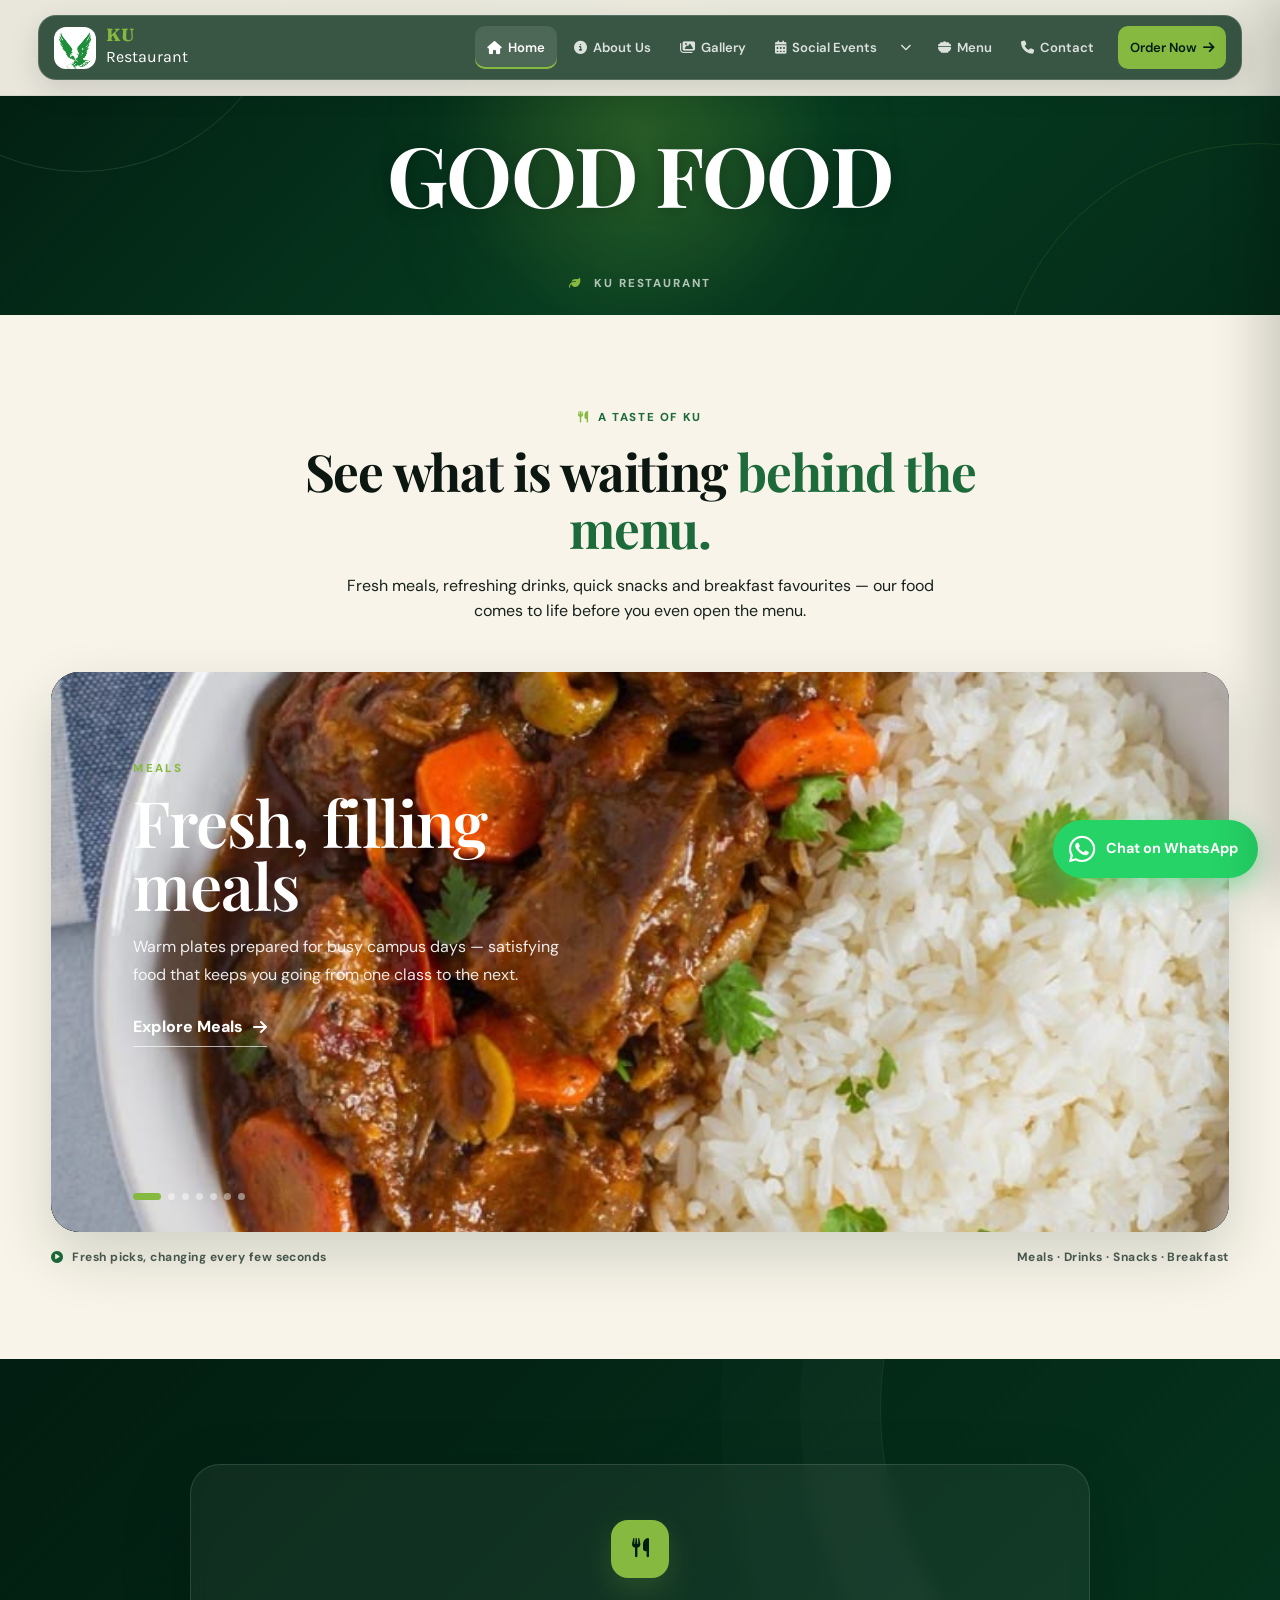
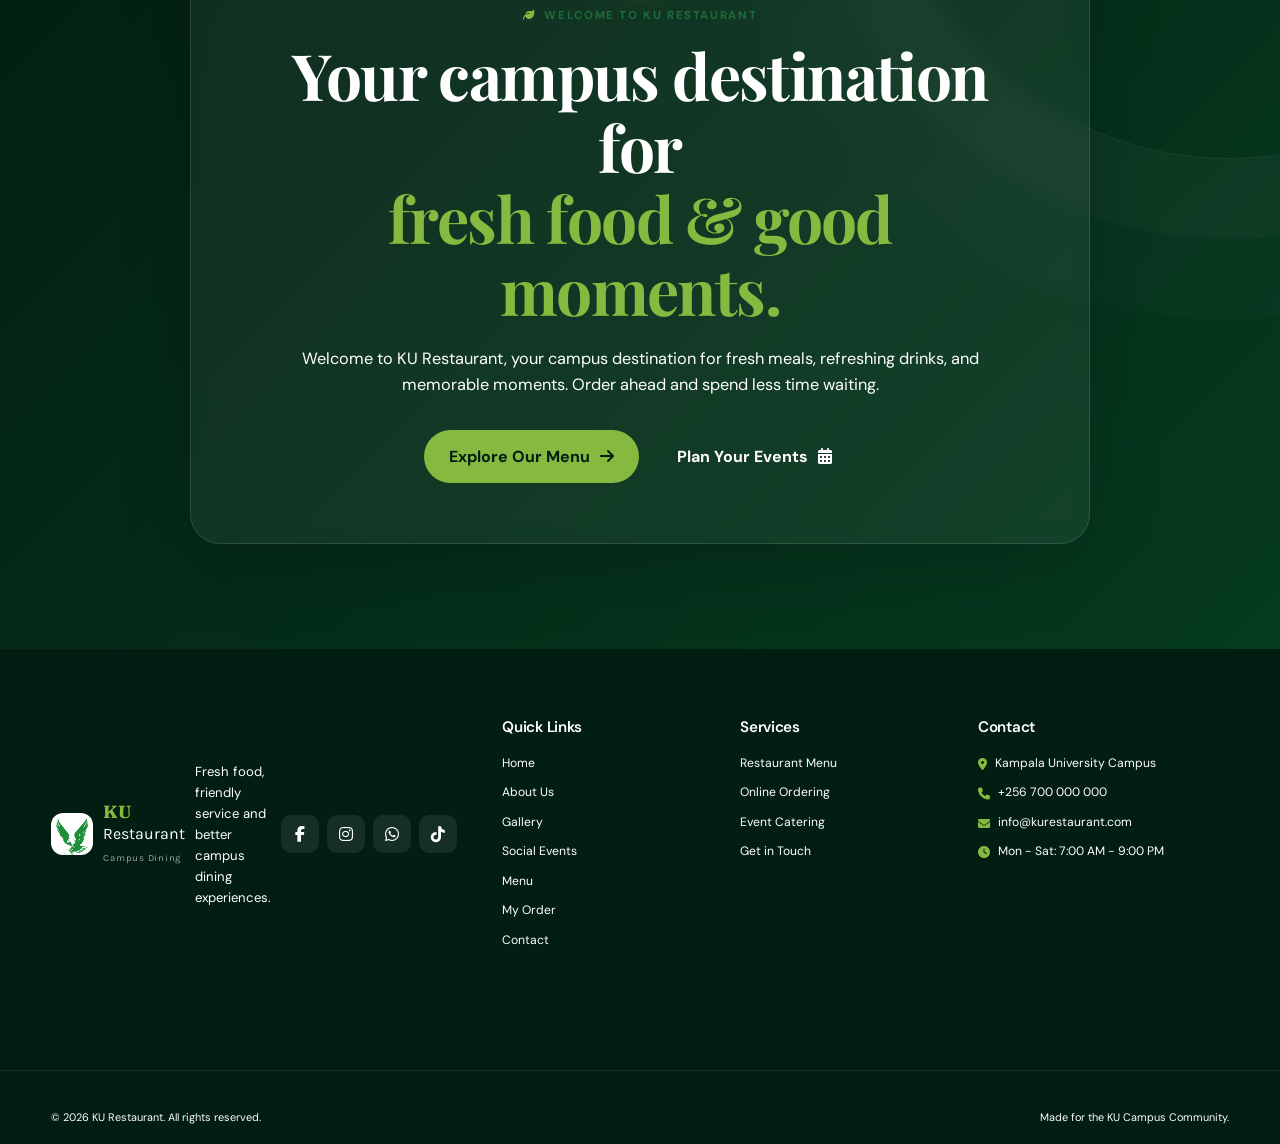
<file: RESTAURANT/index.html>
<!DOCTYPE html>
<html lang="en">
<head>
    <meta charset="UTF-8">
    <meta name="viewport" content="width=device-width, initial-scale=1.0">

    <title>KU Restaurant | Order Ahead, Skip the Queue</title>

    <meta name="description"
          content="KU Restaurant is a modern campus restaurant offering fresh meals, drinks, social events and convenient online ordering.">

    <!-- Google Fonts -->
    <link rel="preconnect" href="https://fonts.googleapis.com">
    <link rel="preconnect" href="https://fonts.gstatic.com" crossorigin>

    <link href="https://fonts.googleapis.com/css2?family=DM+Sans:wght@400;500;600;700&family=Fraunces:opsz,wght@9..144,600;9..144,700&family=Karla:wght@400;500;600;700&family=Playfair+Display:ital,wght@0,500;0,600;0,700;1,600&display=swap"
          rel="stylesheet">

    <!-- Font Awesome -->
    <link rel="stylesheet"
          href="https://cdnjs.cloudflare.com/ajax/libs/font-awesome/6.7.2/css/all.min.css">

    <!-- Main CSS -->
    <link rel="stylesheet" href="style.css?v=3">
    <link rel="icon" type="image/png" href="favicon.png">
</head>

<body>

<!-- ================= NAVIGATION ================= -->

<header class="site-header">

    <nav class="navbar">

        <a href="index.html" class="brand">
            <span class="brand-icon"><img src="images/ku-logo.png" alt="Kampala University logo" class="brand-logo"></span>

            <span>
                <strong>KU</strong> Restaurant
                
            </span>
        </a>

        <button class="menu-toggle"
                id="menuToggle"
                aria-label="Open navigation"
                aria-expanded="false">

            <i class="fa-solid fa-bars"></i>

        </button>

        <div class="main-nav" id="mainNav">

            <a href="index.html" class="active">
                <i class="fa-solid fa-house"></i>
                Home
            </a>

            <a href="about.html">
                <i class="fa-solid fa-circle-info"></i>
                About Us
            </a>

            <a href="gallery.html">
                <i class="fa-solid fa-images"></i>
                Gallery
            </a>

            <div class="nav-dropdown">

                <div class="nav-dropdown-row">

                    <a href="social-events.html" class="nav-dropdown-toggle">
                        <i class="fa-solid fa-calendar-days"></i>
                        Social Events
                    </a>

                    <button type="button"
                            class="dropdown-caret"
                            aria-label="Toggle Social Events submenu"
                            aria-expanded="false">
                        <i class="fa-solid fa-chevron-down"></i>
                    </button>

                </div>

                <div class="dropdown-menu">

                    <a href="social-events.html#birthday">
                        <i class="fa-solid fa-cake-candles"></i>
                        Birthday
                    </a>

                    <a href="social-events.html#conference">
                        <i class="fa-solid fa-users"></i>
                        Conference
                    </a>

                    <a href="social-events.html#handover">
                        <i class="fa-solid fa-handshake"></i>
                        Handover Party
                    </a>

                    <a href="social-events.html#graduation">
                        <i class="fa-solid fa-graduation-cap"></i>
                        Graduation
                    </a>

                    <a href="social-events.html#meeting">
                        <i class="fa-solid fa-briefcase"></i>
                        Meeting
                    </a>

                    <a href="social-events.html#other">
                        <i class="fa-solid fa-calendar-check"></i>
                        Other Events
                    </a>

                </div>

            </div>

            <a href="menu.html">
                <i class="fa-solid fa-bowl-food"></i>
                Menu
            </a>

            <a href="contact.html">
                <i class="fa-solid fa-phone"></i>
                Contact
            </a>

            <a href="menu.html#order" class="nav-order">
                Order Now
                <i class="fa-solid fa-arrow-right"></i>
            </a>

        </div>

    </nav>

</header>


<!-- ================= HOMEPAGE ================= -->

<main>

    <!-- ================= 1. COMPACT HERO MESSAGE ================= -->
    <section class="ku-hero-message" aria-label="KU Restaurant message">
        <div class="ku-hero-glow"></div>
        <div class="ku-message-stage" aria-live="polite">
            <span class="ku-message-line is-active">GOOD FOOD</span>
            <span class="ku-message-line">GOOD MOMENTS</span>
            <span class="ku-message-line">GREAT MEMORIES</span>
        </div>
        <div class="ku-hero-caption">
            <i class="fa-solid fa-leaf"></i> KU RESTAURANT
        </div>
    </section>


    <!-- ================= 2. FOOD IMAGE SHOWCASE ================= -->
    <section class="ku-food-section" id="food-categories">
        <div class="container">

            <div class="ku-section-heading">
                <span class="section-label">
                    <i class="fa-solid fa-utensils"></i>
                    A TASTE OF KU
                </span>
                <h2>See what is waiting <span>behind the menu.</span></h2>
                <p>
                    Fresh meals, refreshing drinks, quick snacks and breakfast favourites —
                    our food comes to life before you even open the menu.
                </p>
            </div>

            <div class="ku-food-showcase" id="kuFoodShowcase">
                <div class="ku-food-showcase-media">
                    <img id="kuShowcaseImage" src="images/rich-beef.jpg" alt="Fresh KU Restaurant meal">
                    <div class="ku-food-showcase-shade"></div>
                </div>

                <div class="ku-food-showcase-copy">
                    <span class="ku-showcase-category" id="kuShowcaseCategory">MEALS</span>
                    <h3 id="kuShowcaseTitle">Fresh, filling meals</h3>
                    <p id="kuShowcaseDescription">
                        Warm plates prepared for busy campus days — satisfying food that keeps you going from one class to the next.
                    </p>
                    <a id="kuShowcaseLink" href="menu.html#meals" class="ku-showcase-link">
                        Explore Meals <i class="fa-solid fa-arrow-right"></i>
                    </a>
                </div>

                <div class="ku-showcase-progress" id="kuShowcaseProgress" aria-hidden="true"></div>
            </div>

            <div class="ku-showcase-note">
                <span><i class="fa-solid fa-circle-play"></i> Fresh picks, changing every few seconds</span>
                <span>Meals · Drinks · Snacks · Breakfast</span>
            </div>
        </div>
    </section>


    <!-- ================= 3. WELCOME / ACTION SECTION ================= -->
    <section class="ku-welcome-section">

        <div class="ku-welcome-pattern"></div>

        <div class="container">

            <div class="ku-welcome-box">

                <div class="ku-welcome-icon">
                    <i class="fa-solid fa-utensils"></i>
                </div>

                <span class="section-label light-label">
                    <i class="fa-solid fa-leaf"></i>
                    WELCOME TO KU RESTAURANT
                </span>

                <h2>
                    Your campus destination for
                    <span>fresh food & good moments.</span>
                </h2>

                <p>
                    Welcome to KU Restaurant, your campus destination for
                    fresh meals, refreshing drinks, and memorable moments.
                    Order ahead and spend less time waiting.
                </p>

                <div class="ku-welcome-actions">

                    <a href="menu.html" class="btn btn-primary">
                        Explore Our Menu
                        <i class="fa-solid fa-arrow-right"></i>
                    </a>

                    <a href="social-events.html" class="btn btn-outline-light">
                        Plan Your Events
                        <i class="fa-solid fa-calendar-days"></i>
                    </a>

                </div>

            </div>

        </div>

    </section>

</main>


<!-- ================= FOOTER ================= -->

<footer class="footer" id="contact">

    <div class="container footer-grid">

        <div class="footer-brand">

            <a href="index.html" class="brand footer-logo">

                <span class="brand-icon"><img src="images/ku-logo.png" alt="Kampala University logo" class="brand-logo"></span>

                <span>
                    <strong>KU</strong> Restaurant
                    <small>Campus Dining</small>
                </span>

            </a>

            <p>
                Fresh food, friendly service and
                better campus dining experiences.
            </p>

            <div class="social-links">

                <a href="#" aria-label="Facebook">
                    <i class="fa-brands fa-facebook-f"></i>
                </a>

                <a href="#" aria-label="Instagram">
                    <i class="fa-brands fa-instagram"></i>
                </a>

                <a href="#" data-whatsapp aria-label="Chat with us on WhatsApp">
                    <i class="fa-brands fa-whatsapp"></i>
                </a>

                <a href="#" aria-label="TikTok">
                    <i class="fa-brands fa-tiktok"></i>
                </a>

            </div>

        </div>


        <div class="footer-column">

            <h3>Quick Links</h3>

            <a href="index.html">Home</a>
            <a href="about.html">About Us</a>
            <a href="gallery.html">Gallery</a>
            <a href="social-events.html">Social Events</a>
            <a href="menu.html">Menu</a>
            <a href="order-confirmation.html">My Order</a>
            <a href="contact.html">Contact</a>

        </div>


        <div class="footer-column">

            <h3>Services</h3>

            <a href="menu.html">Restaurant Menu</a>
            <a href="menu.html#order">Online Ordering</a>
            <a href="social-events.html">Event Catering</a>
            <a href="contact.html">Get in Touch</a>

        </div>


        <div class="footer-column">

            <h3>Contact</h3>

            <p>
                <i class="fa-solid fa-location-dot"></i>
                Kampala University Campus
            </p>

            <p>
                <i class="fa-solid fa-phone"></i>
                +256 700 000 000
            </p>

            <p>
                <i class="fa-solid fa-envelope"></i>
                info@kurestaurant.com
            </p>

            <p>
                <i class="fa-solid fa-clock"></i>
                Mon - Sat: 7:00 AM - 9:00 PM
            </p>

        </div>

    </div>


    <div class="footer-bottom">

        <div class="container">

            <p>
                &copy; 2026 KU Restaurant.
                All rights reserved.
            </p>

            <p>
                Made for the KU Campus Community.
            </p>

        </div>

    </div>

</footer>


<!-- ================= FLOATING WHATSAPP BUTTON ================= -->

<a href="#"
   class="whatsapp-float"
   data-whatsapp
   data-whatsapp-msg="Hello KU Restaurant! I'd like to place an order."
   aria-label="Chat with us on WhatsApp">
    <i class="fa-brands fa-whatsapp"></i>
    <span>Chat on WhatsApp</span>
</a>


<!-- =====================================================
     JAVASCRIPT
===================================================== -->

<script src="social-events.js?v=3"></script>
<script src="site-config.js?v=3"></script>
<script src="cart.js?v=3"></script>

<script src="home-showcase.js?v=3"></script>

</body>
</html>
</file>
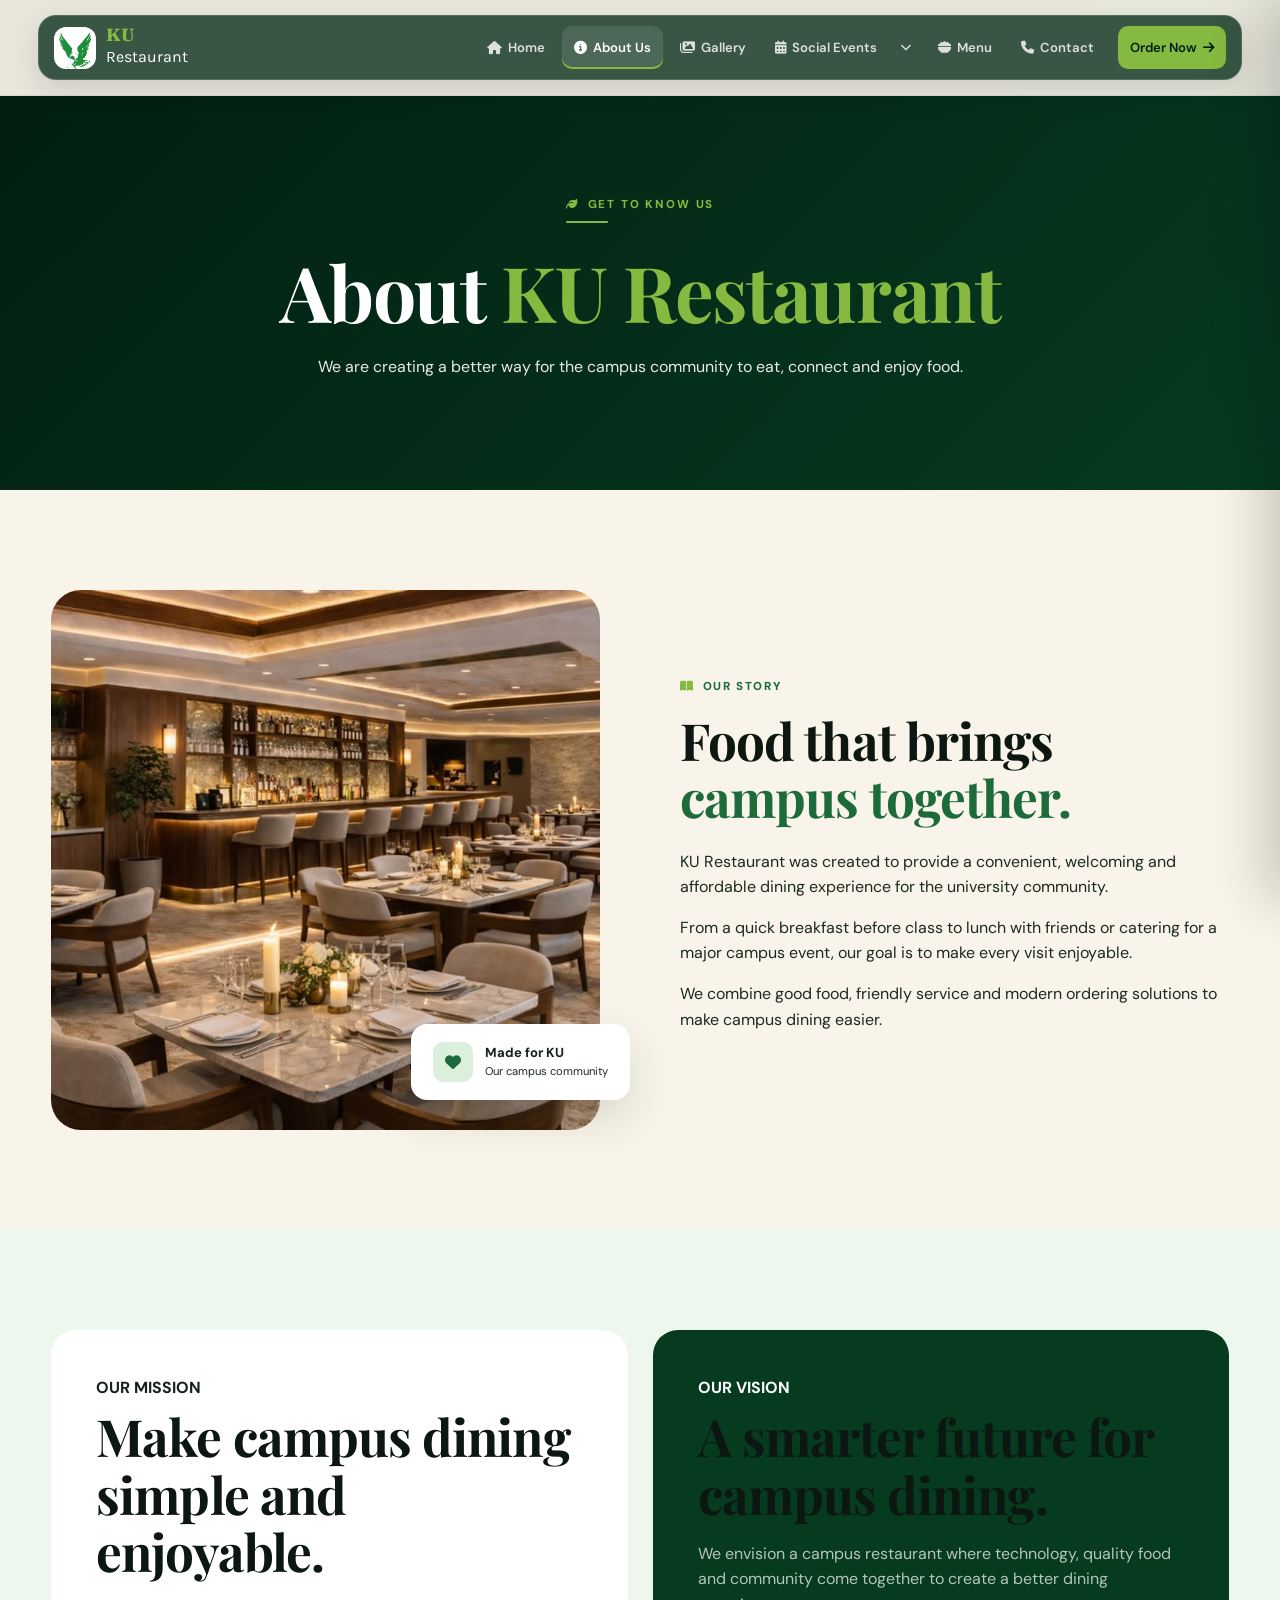
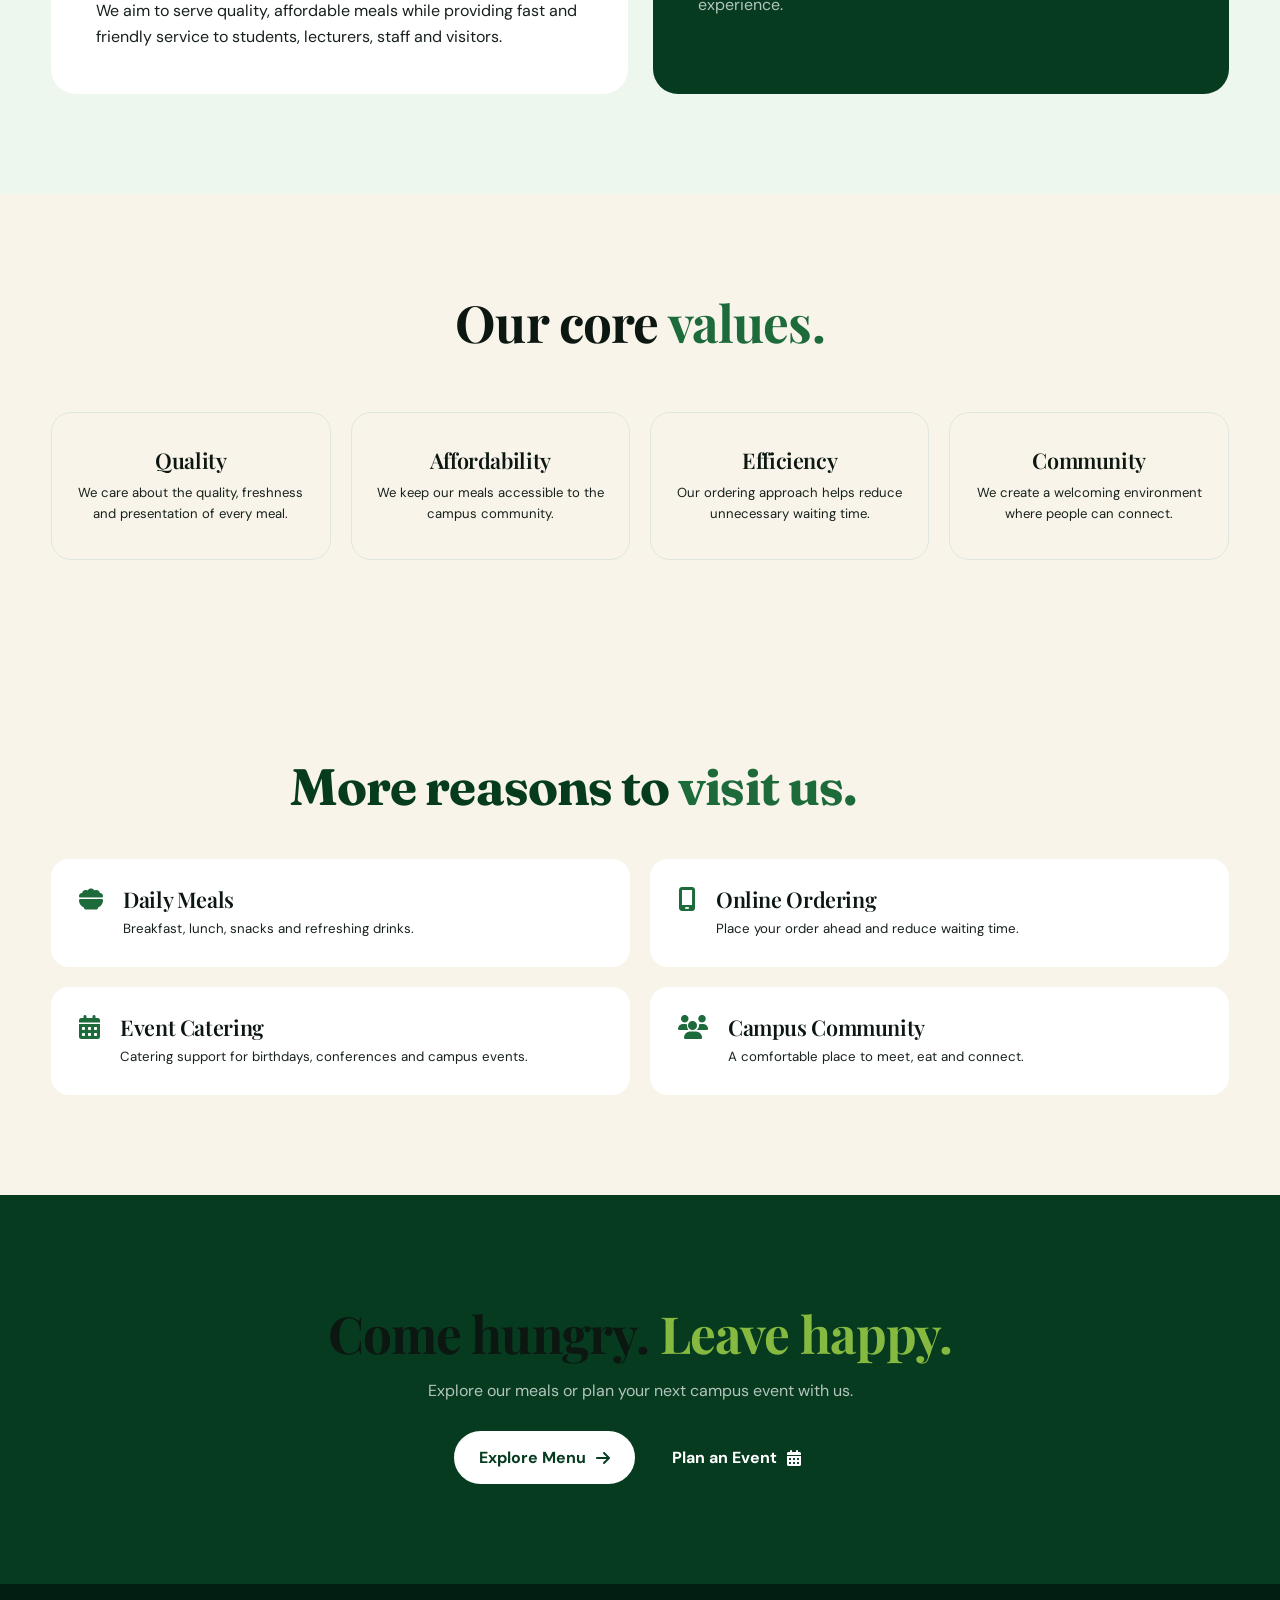
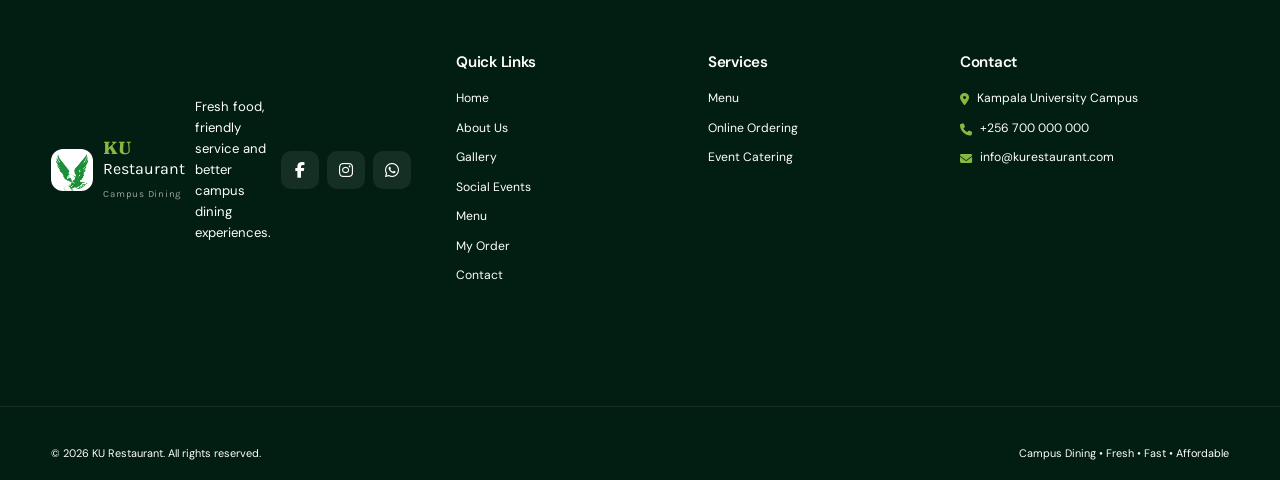
<file: RESTAURANT/about.html>
<!DOCTYPE html>
<html lang="en">

<head>

    <meta charset="UTF-8">

    <meta name="viewport"
          content="width=device-width, initial-scale=1.0">

    <title>About Us | KU Restaurant</title>

    <meta name="description"
          content="Learn about KU Restaurant, our story, mission, values and commitment to better campus dining.">

    <link rel="preconnect"
          href="https://fonts.googleapis.com">

    <link rel="preconnect"
          href="https://fonts.gstatic.com"
          crossorigin>

    <link href="https://fonts.googleapis.com/css2?family=DM+Sans:wght@400;500;600;700&family=Fraunces:opsz,wght@9..144,600;9..144,700&family=Karla:wght@400;500;600;700&family=Playfair+Display:ital,wght@0,500;0,600;0,700;1,600&display=swap"
          rel="stylesheet">

    <link rel="stylesheet"
          href="https://cdnjs.cloudflare.com/ajax/libs/font-awesome/6.7.2/css/all.min.css">

    <link rel="stylesheet" href="style.css?v=3">

    <link rel="icon" type="image/png" href="favicon.png">
</head>


<body>


<!-- NAVIGATION -->

<header class="site-header">

    <nav class="navbar">

        <a href="index.html" class="brand">

            <span class="brand-icon"><img src="images/ku-logo.png" alt="Kampala University logo" class="brand-logo"></span>

            <span>
                <strong>KU</strong> Restaurant
               
            </span>

        </a>


        <button class="menu-toggle"
                id="menuToggle"
                aria-label="Open navigation"
                aria-expanded="false">

            <i class="fa-solid fa-bars"></i>

        </button>


        <div class="main-nav" id="mainNav">

            <a href="index.html">
                <i class="fa-solid fa-house"></i>
                Home
            </a>

            <a href="about.html" class="active">
                <i class="fa-solid fa-circle-info"></i>
                About Us
            </a>

            <a href="gallery.html">
                <i class="fa-solid fa-images"></i>
                Gallery
            </a>

            <div class="nav-dropdown">

                <div class="nav-dropdown-row">

                    <a href="social-events.html" class="nav-dropdown-toggle">
                        <i class="fa-solid fa-calendar-days"></i>
                        Social Events
                    </a>

                    <button type="button"
                            class="dropdown-caret"
                            aria-label="Toggle Social Events submenu"
                            aria-expanded="false">
                        <i class="fa-solid fa-chevron-down"></i>
                    </button>

                </div>

                <div class="dropdown-menu">

                    <a href="social-events.html#birthday">
                        <i class="fa-solid fa-cake-candles"></i>
                        Birthday
                    </a>

                    <a href="social-events.html#conference">
                        <i class="fa-solid fa-users"></i>
                        Conference
                    </a>

                    <a href="social-events.html#handover">
                        <i class="fa-solid fa-handshake"></i>
                        Handover Party
                    </a>

                    <a href="social-events.html#graduation">
                        <i class="fa-solid fa-graduation-cap"></i>
                        Graduation
                    </a>

                    <a href="social-events.html#meeting">
                        <i class="fa-solid fa-briefcase"></i>
                        Meeting
                    </a>

                    <a href="social-events.html#other">
                        <i class="fa-solid fa-calendar-check"></i>
                        Other Events
                    </a>

                </div>

            </div>

            <a href="menu.html">
                <i class="fa-solid fa-bowl-food"></i>
                Menu
            </a>

            <a href="contact.html">
                <i class="fa-solid fa-phone"></i>
                Contact
            </a>

            <a href="menu.html#order"
               class="nav-order">

                Order Now
                <i class="fa-solid fa-arrow-right"></i>

            </a>

        </div>

    </nav>

</header>


<main>


<!-- PAGE HERO -->

<section class="inner-hero">

    <div class="container">

        <span class="hero-badge">
            <i class="fa-solid fa-leaf"></i>
            GET TO KNOW US
        </span>

        <h1>
            About
            <span>KU Restaurant</span>
        </h1>

        <p>
            We are creating a better way for the
            campus community to eat, connect and enjoy food.
        </p>

    </div>

</section>


<!-- OUR STORY -->

<section class="section-padding">

    <div class="container about-story">

        <div class="about-image">

            <img src="images/moods.jpeg"
                 alt="KU Restaurant">

            <div class="about-image-card">

                <i class="fa-solid fa-heart"></i>

                <div>
                    <strong>Made for KU</strong>
                    <span>Our campus community</span>
                </div>

            </div>

        </div>


        <div class="about-content">

            <span class="section-label">
                <i class="fa-solid fa-book-open"></i>
                OUR STORY
            </span>

            <h2>
                Food that brings
                <span>campus together.</span>
            </h2>

            <p>
                KU Restaurant was created to provide a convenient,
                welcoming and affordable dining experience for the
                university community.
            </p>

            <p>
                From a quick breakfast before class to lunch with
                friends or catering for a major campus event, our
                goal is to make every visit enjoyable.
            </p>

            <p>
                We combine good food, friendly service and modern
                ordering solutions to make campus dining easier.
            </p>

        </div>

    </div>

</section>


<!-- MISSION / VISION -->

<section class="mission-section section-padding">

    <div class="container">

        <div class="mission-grid">

            <article class="mission-card">

              
                  <span>
                <strong>OUR MISSION</strong> 
                
            </span>

                <h2>
                    Make campus dining
                    simple and enjoyable.
                </h2>

                <p>
                    We aim to serve quality, affordable meals
                    while providing fast and friendly service
                    to students, lecturers, staff and visitors.
                </p>

            </article>


            <article class="mission-card mission-dark">

            
        <span>
                <strong>OUR VISION</strong> 
                
            </span>

                <h2>
                    A smarter future
                    for campus dining.
                </h2>

                <p>
                    We envision a campus restaurant where
                    technology, quality food and community
                    come together to create a better dining
                    experience.
                </p>

            </article>

        </div>

    </div>

</section>


<!-- VALUES -->

<section class="section-padding values-section">

    <div class="container">

        <div class="center-heading">

            <h2>
                Our core
                <span>values.</span>
            </h2>

        </div>


        <div class="values-grid">

            <div class="value-card">


                <h3>Quality</h3>

                <p>
                    We care about the quality, freshness
                    and presentation of every meal.
                </p>

            </div>


            <div class="value-card">

                <h3>Affordability</h3>

                <p>
                    We keep our meals accessible to the
                    campus community.
                </p>

            </div>


            <div class="value-card">

                <h3>Efficiency</h3>

                <p>
                    Our ordering approach helps reduce
                    unnecessary waiting time.
                </p>

            </div>


            <div class="value-card">

                <h3>Community</h3>

                <p>
                    We create a welcoming environment
                    where people can connect.
                </p>

            </div>

        </div>

    </div>

</section>


<!-- WHAT WE OFFER -->

<section class="offer-section section-padding">

    <div class="container">

        <div class="section-heading">

            <div>

                <h2>
                    More reasons to
                    <span>visit us.</span>
                </h2>

            </div>

        </div>


        <div class="offer-grid">

            <div class="offer-card">

                <i class="fa-solid fa-bowl-food"></i>

                <div>
                    <h3>Daily Meals</h3>

                    <p>
                        Breakfast, lunch, snacks and
                        refreshing drinks.
                    </p>
                </div>

            </div>


            <div class="offer-card">

                <i class="fa-solid fa-mobile-screen"></i>

                <div>
                    <h3>Online Ordering</h3>

                    <p>
                        Place your order ahead and
                        reduce waiting time.
                    </p>
                </div>

            </div>


            <div class="offer-card">

                <i class="fa-solid fa-calendar-days"></i>

                <div>
                    <h3>Event Catering</h3>

                    <p>
                        Catering support for birthdays,
                        conferences and campus events.
                    </p>
                </div>

            </div>


            <div class="offer-card">

                <i class="fa-solid fa-users"></i>

                <div>
                    <h3>Campus Community</h3>

                    <p>
                        A comfortable place to meet,
                        eat and connect.
                    </p>
                </div>

            </div>

        </div>

    </div>

</section>


<!-- CTA -->

<section class="simple-cta">

    <div class="container">

        <h2>
            Come hungry.
            <span>Leave happy.</span>
        </h2>

        <p>
            Explore our meals or plan your next campus event with us.
        </p>

        <div class="cta-buttons">

            <a href="menu.html"
               class="btn btn-light">

                Explore Menu
                <i class="fa-solid fa-arrow-right"></i>

            </a>

            <a href="social-events.html"
               class="btn btn-outline-light">

                Plan an Event
                <i class="fa-solid fa-calendar-days"></i>

            </a>

        </div>

    </div>

</section>

</main>


<!-- FOOTER -->

<footer class="footer">

    <div class="container footer-grid">

        <div class="footer-brand">

            <a href="index.html"
               class="brand footer-logo">

                <span class="brand-icon"><img src="images/ku-logo.png" alt="Kampala University logo" class="brand-logo"></span>

                <span>
                    <strong>KU</strong> Restaurant
                    <small>Campus Dining</small>
                </span>

            </a>

            <p>
                Fresh food, friendly service and
                better campus dining experiences.
            </p>

            <div class="social-links">

                <a href="#">
                    <i class="fa-brands fa-facebook-f"></i>
                </a>

                <a href="#">
                    <i class="fa-brands fa-instagram"></i>
                </a>

                <a href="#" data-whatsapp aria-label="Chat with us on WhatsApp">
                    <i class="fa-brands fa-whatsapp"></i>
                </a>

            </div>

        </div>


        <div class="footer-column">

            <h3>Quick Links</h3>

            <a href="index.html">Home</a>
            <a href="about.html">About Us</a>
            <a href="gallery.html">Gallery</a>
            <a href="social-events.html">Social Events</a>
            <a href="menu.html">Menu</a>
            <a href="order-confirmation.html">My Order</a>
            <a href="contact.html">Contact</a>

        </div>


        <div class="footer-column">

            <h3>Services</h3>

            <a href="menu.html">Menu</a>
            <a href="menu.html#order">Online Ordering</a>
            <a href="social-events.html">Event Catering</a>

        </div>


        <div class="footer-column">

            <h3>Contact</h3>

            <p>
                <i class="fa-solid fa-location-dot"></i>
                Kampala University Campus
            </p>

            <p>
                <i class="fa-solid fa-phone"></i>
                +256 700 000 000
            </p>

            <p>
                <i class="fa-solid fa-envelope"></i>
                info@kurestaurant.com
            </p>

        </div>

    </div>


    <div class="footer-bottom">

        <div class="container">

            <p>
                &copy; 2026 KU Restaurant. All rights reserved.
            </p>

            <p>
                Campus Dining • Fresh • Fast • Affordable
            </p>

        </div>

    </div>

</footer>

<!-- =====================================================
     JAVASCRIPT
===================================================== -->

<script src="social-events.js?v=3"></script>

<script src="site-config.js?v=3"></script>

<script src="cart.js?v=3"></script>


</body>
</html>
</file>
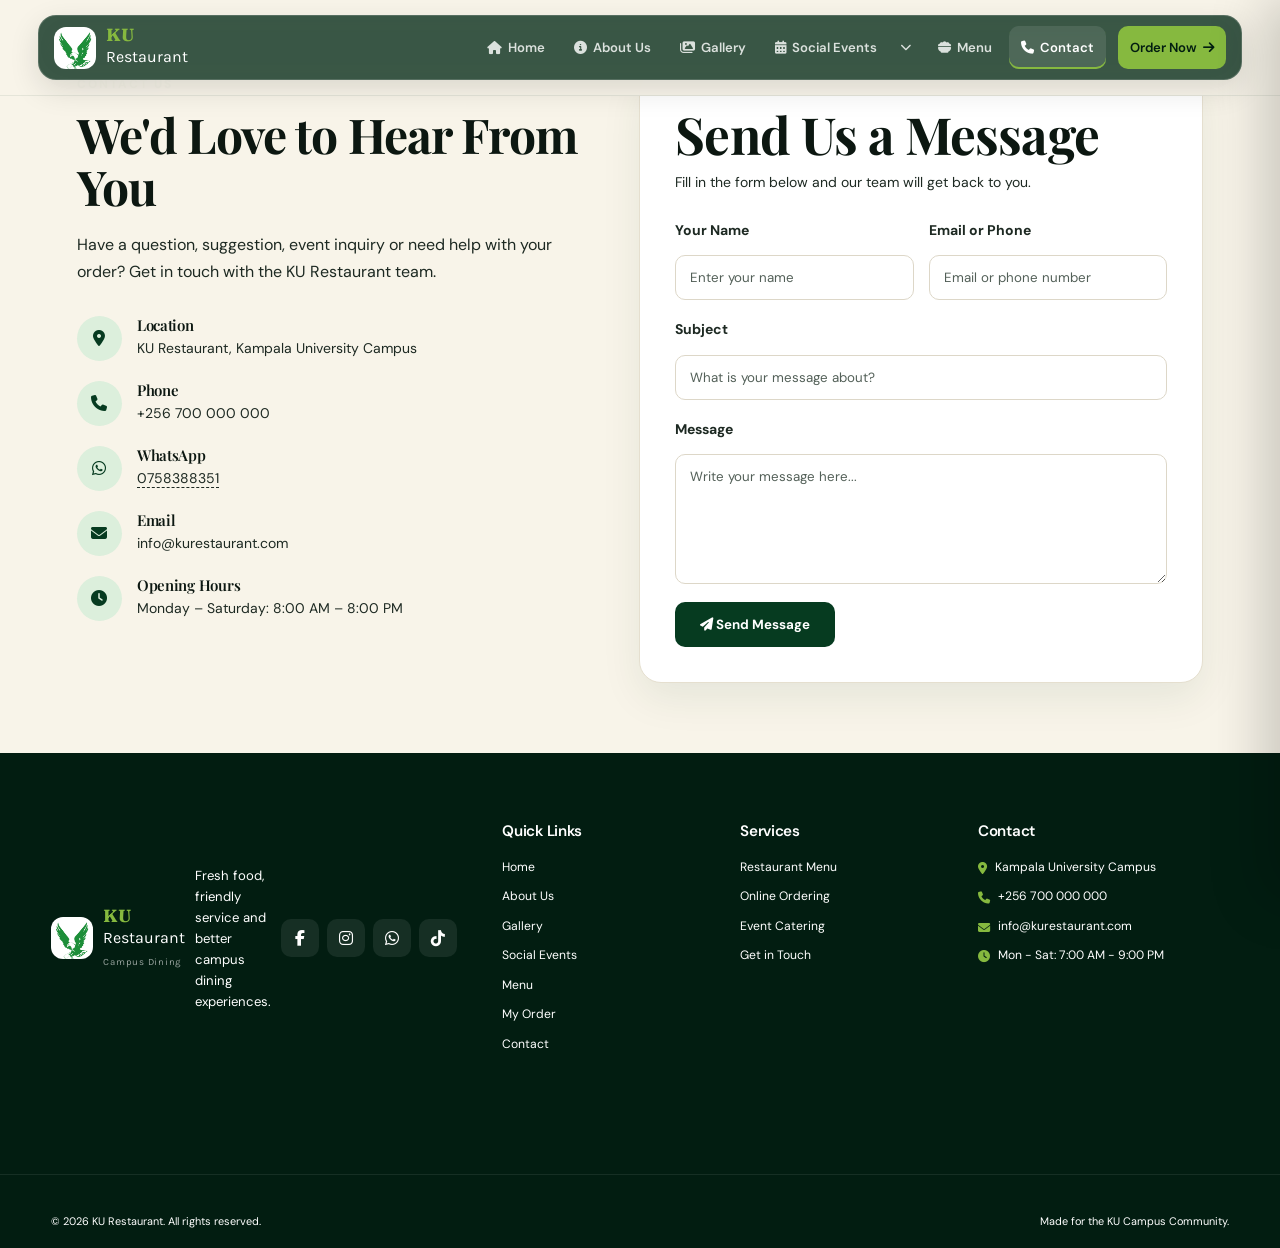
<file: RESTAURANT/contact.html>
<!DOCTYPE html>
<html lang="en">

<head>

    <meta charset="UTF-8">

    <meta name="viewport"
          content="width=device-width, initial-scale=1.0">

    <title>Contact Us | KU Restaurant</title>

    <meta name="description"
          content="Get in touch with KU Restaurant. Visit us on campus, call, email or send a message for orders and event enquiries.">

    <link rel="preconnect"
          href="https://fonts.googleapis.com">

    <link rel="preconnect"
          href="https://fonts.gstatic.com"
          crossorigin>

    <link href="https://fonts.googleapis.com/css2?family=DM+Sans:wght@400;500;600;700&family=Fraunces:opsz,wght@9..144,600;9..144,700&family=Karla:wght@400;500;600;700&family=Playfair+Display:ital,wght@0,500;0,600;0,700;1,600&display=swap"
          rel="stylesheet">

    <link rel="stylesheet"
          href="https://cdnjs.cloudflare.com/ajax/libs/font-awesome/6.7.2/css/all.min.css">

    <link rel="stylesheet" href="style.css?v=3">

    <link rel="icon" type="image/png" href="favicon.png">
</head>


<body>


<!-- NAVIGATION -->

<header class="site-header">

    <nav class="navbar">

        <a href="index.html" class="brand">

            <span class="brand-icon"><img src="images/ku-logo.png" alt="Kampala University logo" class="brand-logo"></span>

            <span>
                <strong>KU</strong> Restaurant
               
            </span>

        </a>


        <button class="menu-toggle"
                id="menuToggle"
                aria-label="Open navigation"
                aria-expanded="false">

            <i class="fa-solid fa-bars"></i>

        </button>


        <div class="main-nav" id="mainNav">

            <a href="index.html">
                <i class="fa-solid fa-house"></i>
                Home
            </a>

            <a href="about.html">
                <i class="fa-solid fa-circle-info"></i>
                About Us
            </a>

            <a href="gallery.html">
                <i class="fa-solid fa-images"></i>
                Gallery
            </a>

            <div class="nav-dropdown">

                <div class="nav-dropdown-row">

                    <a href="social-events.html" class="nav-dropdown-toggle">
                        <i class="fa-solid fa-calendar-days"></i>
                        Social Events
                    </a>

                    <button type="button"
                            class="dropdown-caret"
                            aria-label="Toggle Social Events submenu"
                            aria-expanded="false">
                        <i class="fa-solid fa-chevron-down"></i>
                    </button>

                </div>

                <div class="dropdown-menu">

                    <a href="social-events.html#birthday">
                        <i class="fa-solid fa-cake-candles"></i>
                        Birthday
                    </a>

                    <a href="social-events.html#conference">
                        <i class="fa-solid fa-users"></i>
                        Conference
                    </a>

                    <a href="social-events.html#handover">
                        <i class="fa-solid fa-handshake"></i>
                        Handover Party
                    </a>

                    <a href="social-events.html#graduation">
                        <i class="fa-solid fa-graduation-cap"></i>
                        Graduation
                    </a>

                    <a href="social-events.html#meeting">
                        <i class="fa-solid fa-briefcase"></i>
                        Meeting
                    </a>

                    <a href="social-events.html#other">
                        <i class="fa-solid fa-calendar-check"></i>
                        Other Events
                    </a>

                </div>

            </div>

            <a href="menu.html">
                <i class="fa-solid fa-bowl-food"></i>
                Menu
            </a>

            <a href="contact.html" class="active">
                <i class="fa-solid fa-phone"></i>
                Contact
            </a>

            <a href="menu.html#order"
               class="nav-order">

                Order Now
                <i class="fa-solid fa-arrow-right"></i>

            </a>

        </div>

    </nav>

</header>


<main>
<section class="contact-section">

    <div class="contact-wrapper">

        <!-- LEFT SIDE -->
        <div class="contact-info">

            <span class="contact-tag">CONTACT US</span>

            <h1>We'd Love to Hear From You</h1>

            <p class="contact-intro">
                Have a question, suggestion, event inquiry or need help with
                your order? Get in touch with the KU Restaurant team.
            </p>

            <div class="contact-detail">
                <div class="contact-icon">
                    <i class="fas fa-location-dot"></i>
                </div>
                <div>
                    <h3>Location</h3>
                    <p>KU Restaurant, Kampala University Campus</p>
                </div>
            </div>

            <div class="contact-detail">
                <div class="contact-icon">
                    <i class="fas fa-phone"></i>
                </div>
                <div>
                    <h3>Phone</h3>
                    <p>+256 700 000 000</p>
                </div>
            </div>

            <div class="contact-detail">
                <div class="contact-icon">
                    <i class="fab fa-whatsapp"></i>
                </div>
                <div>
                    <h3>WhatsApp</h3>
                    <p><a href="#" data-whatsapp data-whatsapp-text class="contact-link">0758388351</a></p>
                </div>
            </div>

            <div class="contact-detail">
                <div class="contact-icon">
                    <i class="fas fa-envelope"></i>
                </div>
                <div>
                    <h3>Email</h3>
                    <p>info@kurestaurant.com</p>
                </div>
            </div>

            <div class="contact-detail">
                <div class="contact-icon">
                    <i class="fas fa-clock"></i>
                </div>
                <div>
                    <h3>Opening Hours</h3>
                    <p>Monday – Saturday: 8:00 AM – 8:00 PM</p>
                </div>
            </div>

        </div>


        <!-- RIGHT SIDE -->
        <div class="contact-form-box">

            <h2>Send Us a Message</h2>

            <p>
                Fill in the form below and our team will get back to you.
            </p>

            <form id="contactForm">

                <div class="form-row">

                    <div class="form-group">
                        <label for="name">Your Name</label>
                        <input
                            type="text"
                            id="name"
                            name="name"
                            placeholder="Enter your name"
                            required
                        >
                    </div>

                    <div class="form-group">
                        <label for="contact">Email or Phone</label>
                        <input
                            type="text"
                            id="contact"
                            name="contact"
                            placeholder="Email or phone number"
                            required
                        >
                    </div>

                </div>

                <div class="form-group">
                    <label for="subject">Subject</label>
                    <input
                        type="text"
                        id="subject"
                        name="subject"
                        placeholder="What is your message about?"
                        required
                    >
                </div>

                <div class="form-group">
                    <label for="message">Message</label>
                    <textarea
                        id="message"
                        name="message"
                        rows="6"
                        placeholder="Write your message here..."
                        required
                    ></textarea>
                </div>

                <button type="submit" class="send-btn">
                    <i class="fas fa-paper-plane"></i>
                    Send Message
                </button>

            </form>

        </div>

    </div>

</section>


    
<!-- ================= FOOTER ================= -->

<footer class="footer" id="contact">

    <div class="container footer-grid">

        <div class="footer-brand">

            <a href="index.html" class="brand footer-logo">

                <span class="brand-icon"><img src="images/ku-logo.png" alt="Kampala University logo" class="brand-logo"></span>

                <span>
                    <strong>KU</strong> Restaurant
                    <small>Campus Dining</small>
                </span>

            </a>

            <p>
                Fresh food, friendly service and
                better campus dining experiences.
            </p>

            <div class="social-links">

                <a href="#" aria-label="Facebook">
                    <i class="fa-brands fa-facebook-f"></i>
                </a>

                <a href="#" aria-label="Instagram">
                    <i class="fa-brands fa-instagram"></i>
                </a>

                <a href="#" data-whatsapp aria-label="Chat with us on WhatsApp">
                    <i class="fa-brands fa-whatsapp"></i>
                </a>

                <a href="#" aria-label="TikTok">
                    <i class="fa-brands fa-tiktok"></i>
                </a>

            </div>

        </div>


        <div class="footer-column">

            <h3>Quick Links</h3>

            <a href="index.html">Home</a>
            <a href="about.html">About Us</a>
            <a href="gallery.html">Gallery</a>
            <a href="social-events.html">Social Events</a>
            <a href="menu.html">Menu</a>
            <a href="order-confirmation.html">My Order</a>
            <a href="contact.html">Contact</a>

        </div>


        <div class="footer-column">

            <h3>Services</h3>

            <a href="menu.html">Restaurant Menu</a>
            <a href="menu.html#order">Online Ordering</a>
            <a href="social-events.html">Event Catering</a>
            <a href="contact.html">Get in Touch</a>

        </div>


        <div class="footer-column">

            <h3>Contact</h3>

            <p>
                <i class="fa-solid fa-location-dot"></i>
                Kampala University Campus
            </p>

            <p>
                <i class="fa-solid fa-phone"></i>
                +256 700 000 000
            </p>

            <p>
                <i class="fa-solid fa-envelope"></i>
                info@kurestaurant.com
            </p>

            <p>
                <i class="fa-solid fa-clock"></i>
                Mon - Sat: 7:00 AM - 9:00 PM
            </p>

        </div>

    </div>


    <div class="footer-bottom">

        <div class="container">

            <p>
                &copy; 2026 KU Restaurant.
                All rights reserved.
            </p>

            <p>
                Made for the KU Campus Community.
            </p>

        </div>

    </div>

</footer>


<!-- =====================================================
     JAVASCRIPT
===================================================== -->

<script src="social-events.js?v=3"></script>

<script src="site-config.js?v=3"></script>

<script src="cart.js?v=3"></script>

</body>
</html>
</file>
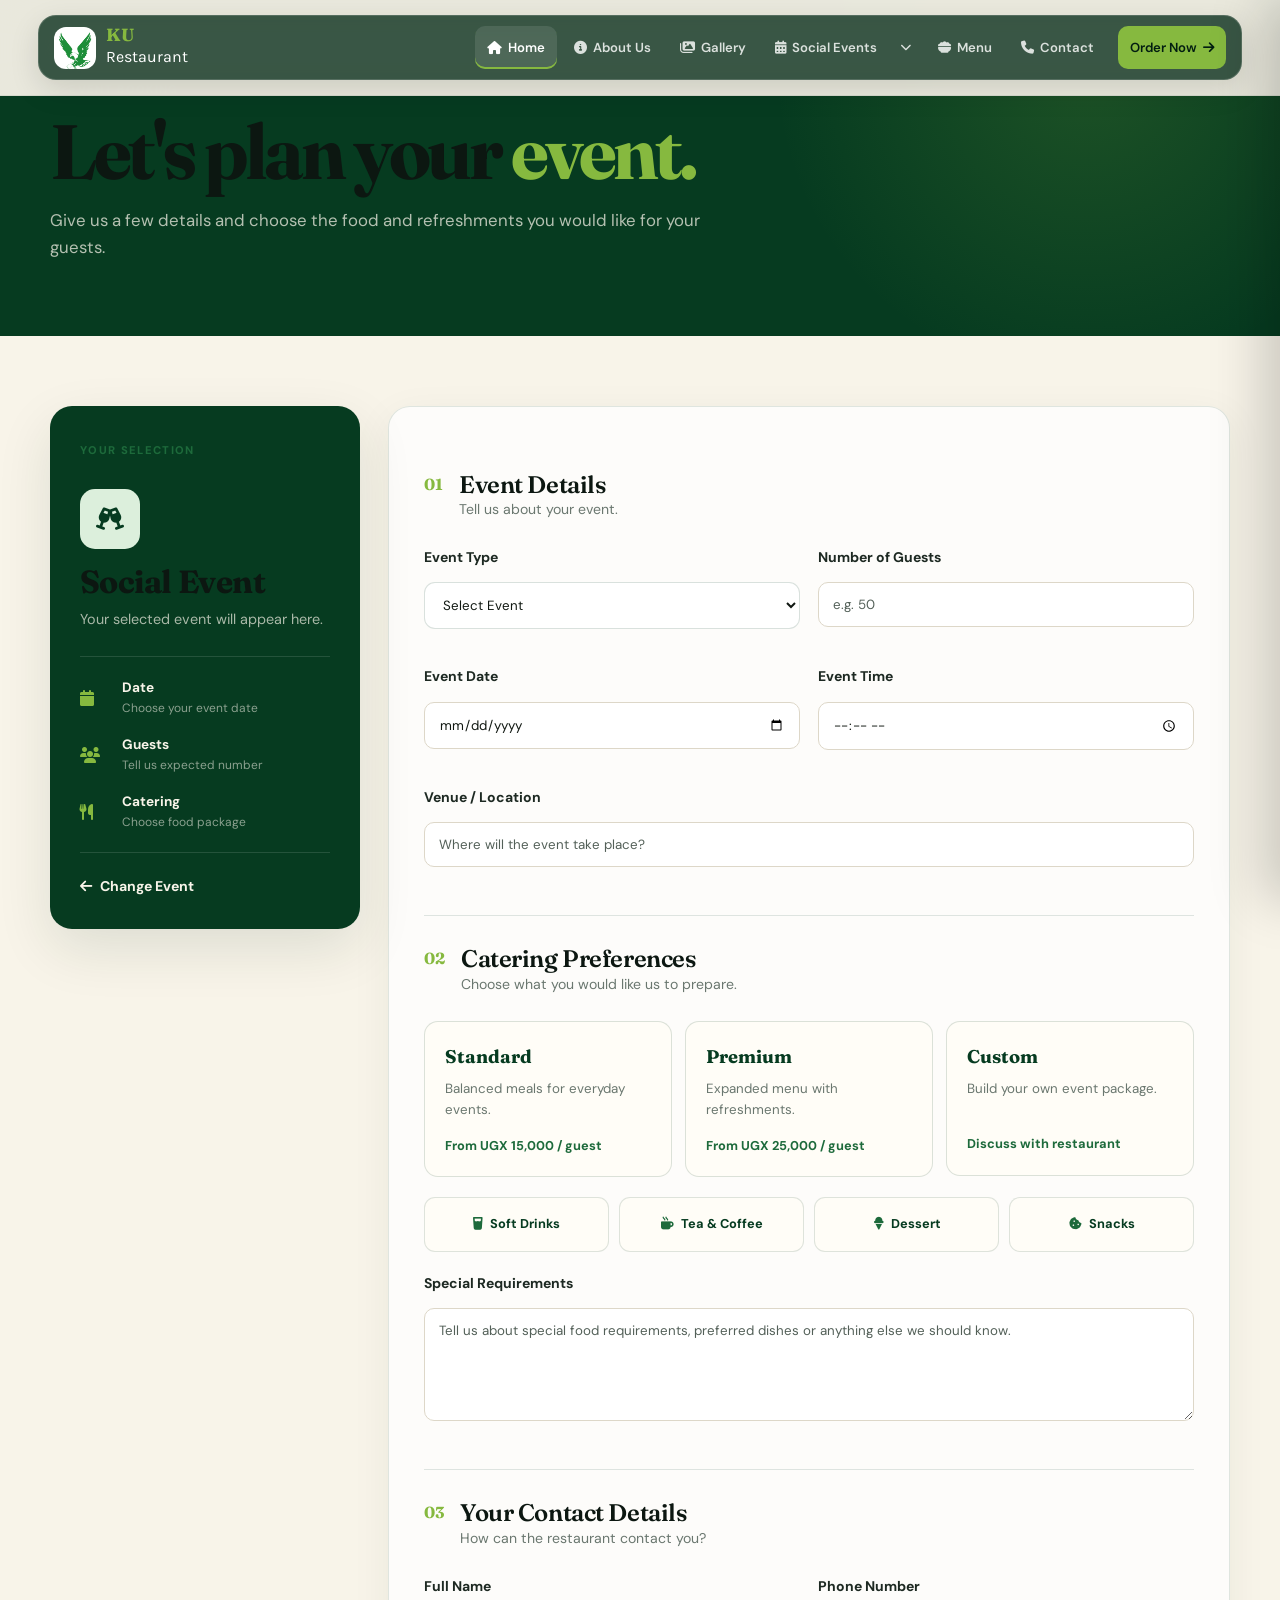
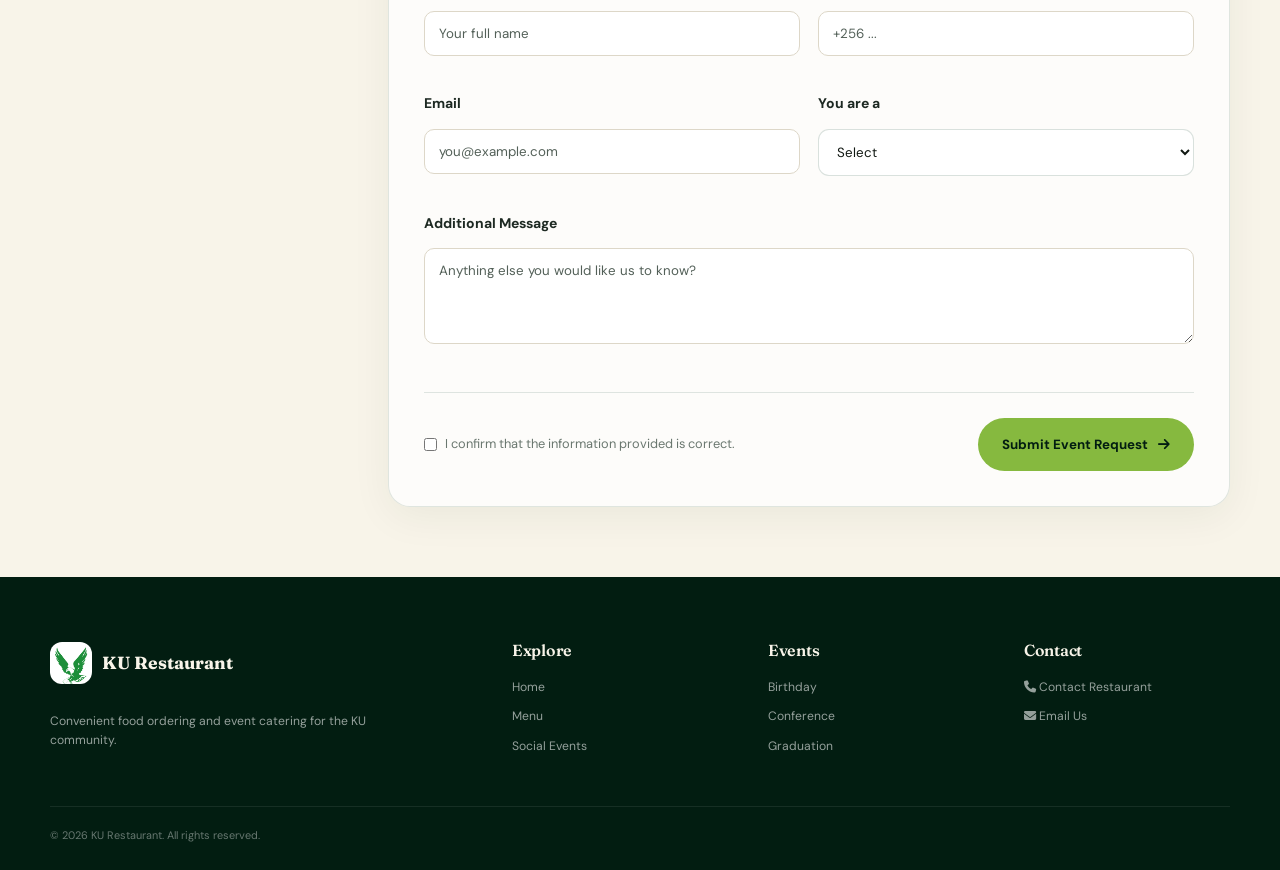
<file: RESTAURANT/event-booking.html>
<!DOCTYPE html>
<html lang="en">
<head>
    <meta charset="UTF-8">
    <meta name="viewport" content="width=device-width, initial-scale=1.0">

    <title>KU Restaurant | Order Ahead, Skip the Queue</title>

    <meta name="description"
          content="KU Restaurant is a modern campus restaurant offering fresh meals, drinks, social events and convenient online ordering.">

    <!-- Google Fonts -->
    <link rel="preconnect" href="https://fonts.googleapis.com">
    <link rel="preconnect" href="https://fonts.gstatic.com" crossorigin>

    <link href="https://fonts.googleapis.com/css2?family=DM+Sans:wght@400;500;600;700&family=Fraunces:opsz,wght@9..144,600;9..144,700&family=Karla:wght@400;500;600;700&family=Playfair+Display:ital,wght@0,500;0,600;0,700;1,600&display=swap"
          rel="stylesheet">

    <!-- Font Awesome -->
    <link rel="stylesheet"
          href="https://cdnjs.cloudflare.com/ajax/libs/font-awesome/6.7.2/css/all.min.css">

    <!-- Main CSS -->
    <link rel="stylesheet" href="style.css?v=3">
    <link rel="icon" type="image/png" href="favicon.png">
</head>

<body>

<!-- ================= NAVIGATION ================= -->

<header class="site-header">

    <nav class="navbar">

        <a href="index.html" class="brand">
            <span class="brand-icon"><img src="images/ku-logo.png" alt="Kampala University logo" class="brand-logo"></span>

            <span>
                <strong>KU</strong> Restaurant
              
            </span>
        </a>

        <button class="menu-toggle"
                id="menuToggle"
                aria-label="Open navigation"
                aria-expanded="false">

            <i class="fa-solid fa-bars"></i>

        </button>

        <div class="main-nav" id="mainNav">

            <a href="index.html" class="active">
                <i class="fa-solid fa-house"></i>
                Home
            </a>

            <a href="about.html">
                <i class="fa-solid fa-circle-info"></i>
                About Us
            </a>

            <a href="gallery.html">
                <i class="fa-solid fa-images"></i>
                Gallery
            </a>

            <div class="nav-dropdown">

                <div class="nav-dropdown-row">

                    <a href="social-events.html" class="nav-dropdown-toggle">
                        <i class="fa-solid fa-calendar-days"></i>
                        Social Events
                    </a>

                    <button type="button"
                            class="dropdown-caret"
                            aria-label="Toggle Social Events submenu"
                            aria-expanded="false">
                        <i class="fa-solid fa-chevron-down"></i>
                    </button>

                </div>

                <div class="dropdown-menu">

                    <a href="social-events.html#birthday">
                        <i class="fa-solid fa-cake-candles"></i>
                        Birthday
                    </a>

                    <a href="social-events.html#conference">
                        <i class="fa-solid fa-users"></i>
                        Conference
                    </a>

                    <a href="social-events.html#handover">
                        <i class="fa-solid fa-handshake"></i>
                        Handover Party
                    </a>

                    <a href="social-events.html#graduation">
                        <i class="fa-solid fa-graduation-cap"></i>
                        Graduation
                    </a>

                    <a href="social-events.html#meeting">
                        <i class="fa-solid fa-briefcase"></i>
                        Meeting
                    </a>

                    <a href="social-events.html#other">
                        <i class="fa-solid fa-calendar-check"></i>
                        Other Events
                    </a>

                </div>

            </div>

            <a href="menu.html">
                <i class="fa-solid fa-bowl-food"></i>
                Menu
            </a>

            <a href="contact.html">
                <i class="fa-solid fa-phone"></i>
                Contact
            </a>

            <a href="menu.html#order" class="nav-order">
                Order Now
                <i class="fa-solid fa-arrow-right"></i>
            </a>

        </div>

    </nav>

</header>


<!-- =====================================================
     BOOKING HERO
===================================================== -->

<section class="booking-hero">

    <div>

        <span class="eyebrow">

            <i class="fa-solid fa-calendar-check"></i>

            Event Booking

        </span>


        <h1>

            Let's plan your
            <em>event.</em>

        </h1>


        <p>

            Give us a few details and choose the food
            and refreshments you would like for your guests.

        </p>

    </div>

</section>



<!-- =====================================================
     BOOKING AREA
===================================================== -->

<section class="booking-section">


    <div class="booking-layout">


        <!-- =================================================
             SELECTED EVENT
        ================================================== -->

        <aside class="booking-summary">

            <span class="eyebrow">
                Your Selection
            </span>


            <div class="selected-event-icon">

                <i class="fa-solid fa-champagne-glasses"></i>

            </div>


            <h2 id="selectedEvent">
                Social Event
            </h2>


            <p>
                Your selected event will appear here.
            </p>


            <div class="summary-items">


                <div>

                    <i class="fa-solid fa-calendar"></i>

                    <span>

                        <strong>
                            Date
                        </strong>

                        <small>
                            Choose your event date
                        </small>

                    </span>

                </div>


                <div>

                    <i class="fa-solid fa-users"></i>

                    <span>

                        <strong>
                            Guests
                        </strong>

                        <small>
                            Tell us expected number
                        </small>

                    </span>

                </div>


                <div>

                    <i class="fa-solid fa-utensils"></i>

                    <span>

                        <strong>
                            Catering
                        </strong>

                        <small>
                            Choose food package
                        </small>

                    </span>

                </div>


            </div>


            <a href="social-events.html"
               class="change-event">

                <i class="fa-solid fa-arrow-left"></i>

                Change Event

            </a>

        </aside>



        <!-- =================================================
             FORM
        ================================================== -->

        <div class="booking-card">


            <form id="eventBookingForm">


                <!-- EVENT DETAILS -->

                <div class="form-section">

                    <div class="form-title">

                        <span>
                            01
                        </span>

                        <div>

                            <h3>
                                Event Details
                            </h3>

                            <p>
                                Tell us about your event.
                            </p>

                        </div>

                    </div>


                    <div class="form-grid">


                        <div class="form-group">

                            <label>
                                Event Type
                            </label>

                            <select id="eventType"
                                    required>

                                <option value="">
                                    Select Event
                                </option>

                                <option value="Birthday">
                                    Birthday
                                </option>

                                <option value="Conference">
                                    Conference
                                </option>

                                <option value="Handover Party">
                                    Handover Party
                                </option>

                                <option value="Wedding">
                                    Wedding
                                </option>

                                <option value="Graduation">
                                    Graduation
                                </option>

                                <option value="Meeting">
                                    Meeting
                                </option>

                                <option value="Social Gathering">
                                    Social Gathering
                                </option>

                                <option value="Other Event">
                                    Other Event
                                </option>

                            </select>

                        </div>



                        <div class="form-group">

                            <label>
                                Number of Guests
                            </label>

                            <input type="number"
                                   min="1"
                                   placeholder="e.g. 50"
                                   required>

                        </div>



                        <div class="form-group">

                            <label>
                                Event Date
                            </label>

                            <input type="date"
                                   required>

                        </div>



                        <div class="form-group">

                            <label>
                                Event Time
                            </label>

                            <input type="time"
                                   required>

                        </div>



                        <div class="form-group full">

                            <label>
                                Venue / Location
                            </label>

                            <input type="text"
                                   placeholder="Where will the event take place?"
                                   required>

                        </div>

                    </div>

                </div>



                <!-- CATERING -->

                <div class="form-section">

                    <div class="form-title">

                        <span>
                            02
                        </span>

                        <div>

                            <h3>
                                Catering Preferences
                            </h3>

                            <p>
                                Choose what you would like us to prepare.
                            </p>

                        </div>

                    </div>



                    <div class="package-grid">


                        <label class="package">

                            <input type="radio"
                                   name="package"
                                   required>

                            <span>

                                <strong>
                                    Standard
                                </strong>

                                <small>
                                    Balanced meals for everyday events.
                                </small>

                                <b>
                                    From UGX 15,000 / guest
                                </b>

                            </span>

                        </label>



                        <label class="package">

                            <input type="radio"
                                   name="package">

                            <span>

                                <strong>
                                    Premium
                                </strong>

                                <small>
                                    Expanded menu with refreshments.
                                </small>

                                <b>
                                    From UGX 25,000 / guest
                                </b>

                            </span>

                        </label>



                        <label class="package">

                            <input type="radio"
                                   name="package">

                            <span>

                                <strong>
                                    Custom
                                </strong>

                                <small>
                                    Build your own event package.
                                </small>

                                <b>
                                    Discuss with restaurant
                                </b>

                            </span>

                        </label>

                    </div>



                    <!-- EXTRAS -->

                    <div class="extras">


                        <label>

                            <input type="checkbox">

                            <span>

                                <i class="fa-solid fa-glass-water"></i>

                                Soft Drinks

                            </span>

                        </label>



                        <label>

                            <input type="checkbox">

                            <span>

                                <i class="fa-solid fa-mug-hot"></i>

                                Tea & Coffee

                            </span>

                        </label>



                        <label>

                            <input type="checkbox">

                            <span>

                                <i class="fa-solid fa-ice-cream"></i>

                                Dessert

                            </span>

                        </label>



                        <label>

                            <input type="checkbox">

                            <span>

                                <i class="fa-solid fa-cookie-bite"></i>

                                Snacks

                            </span>

                        </label>

                    </div>



                    <div class="form-group">

                        <label>
                            Special Requirements
                        </label>

                        <textarea rows="5"
                                  placeholder="Tell us about special food requirements, preferred dishes or anything else we should know."></textarea>

                    </div>

                </div>



                <!-- CONTACT -->

                <div class="form-section">

                    <div class="form-title">

                        <span>
                            03
                        </span>

                        <div>

                            <h3>
                                Your Contact Details
                            </h3>

                            <p>
                                How can the restaurant contact you?
                            </p>

                        </div>

                    </div>



                    <div class="form-grid">


                        <div class="form-group">

                            <label>
                                Full Name
                            </label>

                            <input type="text"
                                   placeholder="Your full name"
                                   required>

                        </div>



                        <div class="form-group">

                            <label>
                                Phone Number
                            </label>

                            <input type="tel"
                                   placeholder="+256 ..."
                                   required>

                        </div>



                        <div class="form-group">

                            <label>
                                Email
                            </label>

                            <input type="email"
                                   placeholder="you@example.com">

                        </div>



                        <div class="form-group">

                            <label>
                                You are a
                            </label>

                            <select required>

                                <option value="">
                                    Select
                                </option>

                                <option>
                                    Student
                                </option>

                                <option>
                                    Lecturer
                                </option>

                                <option>
                                    Staff
                                </option>

                                <option>
                                    Visitor
                                </option>

                                <option>
                                    Other
                                </option>

                            </select>

                        </div>



                        <div class="form-group full">

                            <label>
                                Additional Message
                            </label>

                            <textarea rows="4"
                                      placeholder="Anything else you would like us to know?"></textarea>

                        </div>

                    </div>

                </div>



                <!-- SUBMIT -->

                <div class="form-submit">

                    <label class="agreement">

                        <input type="checkbox"
                               required>

                        <span>
                            I confirm that the information
                            provided is correct.
                        </span>

                    </label>


                    <button type="submit"
                            class="btn btn-primary">

                        Submit Event Request

                        <i class="fa-solid fa-arrow-right"></i>

                    </button>

                </div>

            </form>


            <!-- SUCCESS -->

            <div class="success-message"
                 id="successMessage">

                <div class="success-icon">

                    <i class="fa-solid fa-check"></i>

                </div>


                <h2>
                    Request Received!
                </h2>


                <p>
                    Thank you for choosing KU Restaurant.
                    Your event request has been received.
                    Our restaurant team can contact you
                    to confirm the arrangements.
                </p>


                <div class="success-buttons">

                    <a href="social-events.html"
                       class="btn btn-secondary">

                        Plan Another Event

                    </a>


                    <a href="index.html"
                       class="btn btn-primary">

                        Back Home

                    </a>

                </div>

            </div>

        </div>

    </div>

</section>



<!-- =====================================================
     FOOTER
===================================================== -->

<footer class="site-footer">

    <div class="footer-container">

        <div class="footer-column footer-about">

            <div class="footer-brand">

                <span class="brand-mark"><img src="images/ku-logo.png" alt="Kampala University logo" class="brand-logo"></span>

                <strong>
                    KU Restaurant
                </strong>

            </div>

            <p>
                Convenient food ordering and event catering
                for the KU community.
            </p>

        </div>


        <div class="footer-column">

            <h4>
                Explore
            </h4>

            <a href="index.html">
                Home
            </a>

            <a href="menu.html">
                Menu
            </a>

            <a href="social-events.html">
                Social Events
            </a>

        </div>


        <div class="footer-column">

            <h4>
                Events
            </h4>

            <a href="event-booking.html?event=Birthday">
                Birthday
            </a>

            <a href="event-booking.html?event=Conference">
                Conference
            </a>

            <a href="event-booking.html?event=Graduation">
                Graduation
            </a>

        </div>


        <div class="footer-column">

            <h4>
                Contact
            </h4>

            <a href="#">
                <i class="fa-solid fa-phone"></i>
                Contact Restaurant
            </a>

            <a href="#">
                <i class="fa-solid fa-envelope"></i>
                Email Us
            </a>

        </div>

    </div>


    <div class="footer-bottom">

        <p>
            &copy; 2026 KU Restaurant.
            All rights reserved.
        </p>

    </div>

</footer>


<script src="social-events.js?v=3"></script>

<script src="site-config.js?v=3"></script>

<script src="cart.js?v=3"></script>

</body>
</html>
</file>
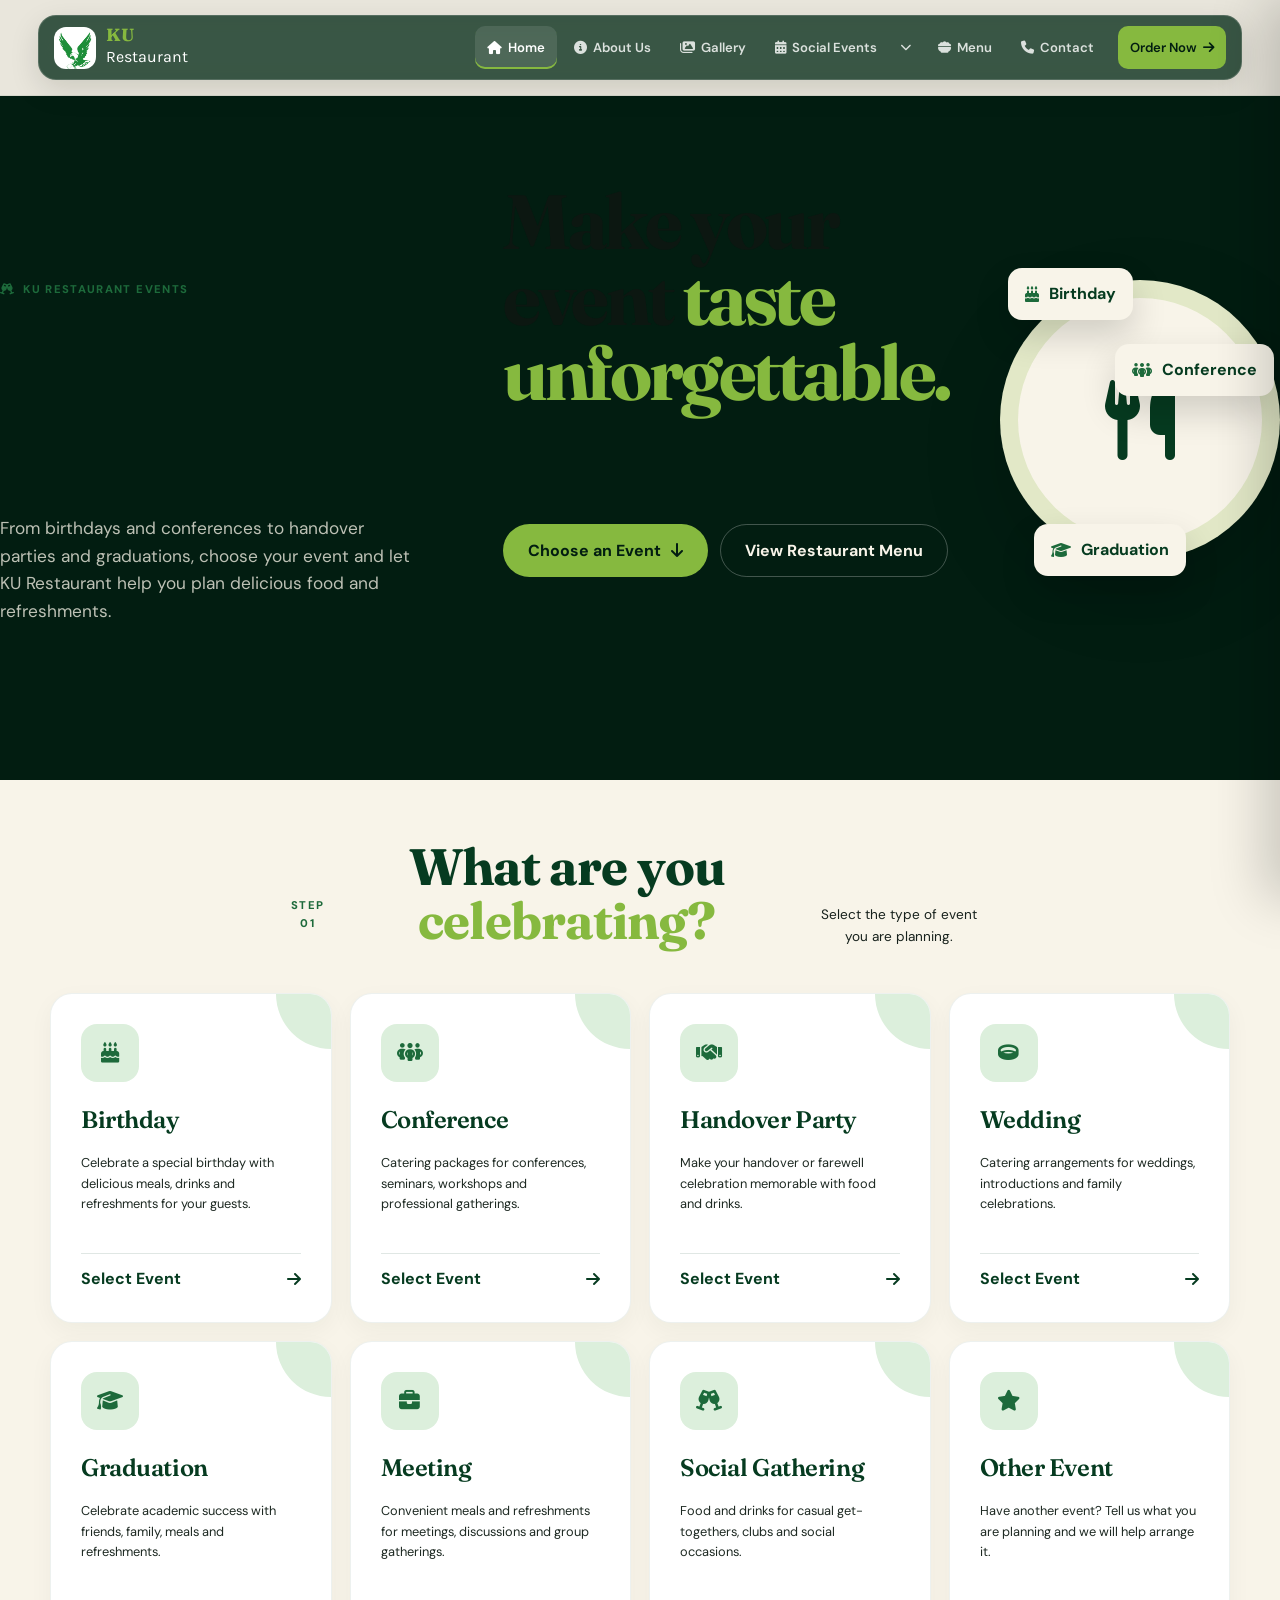
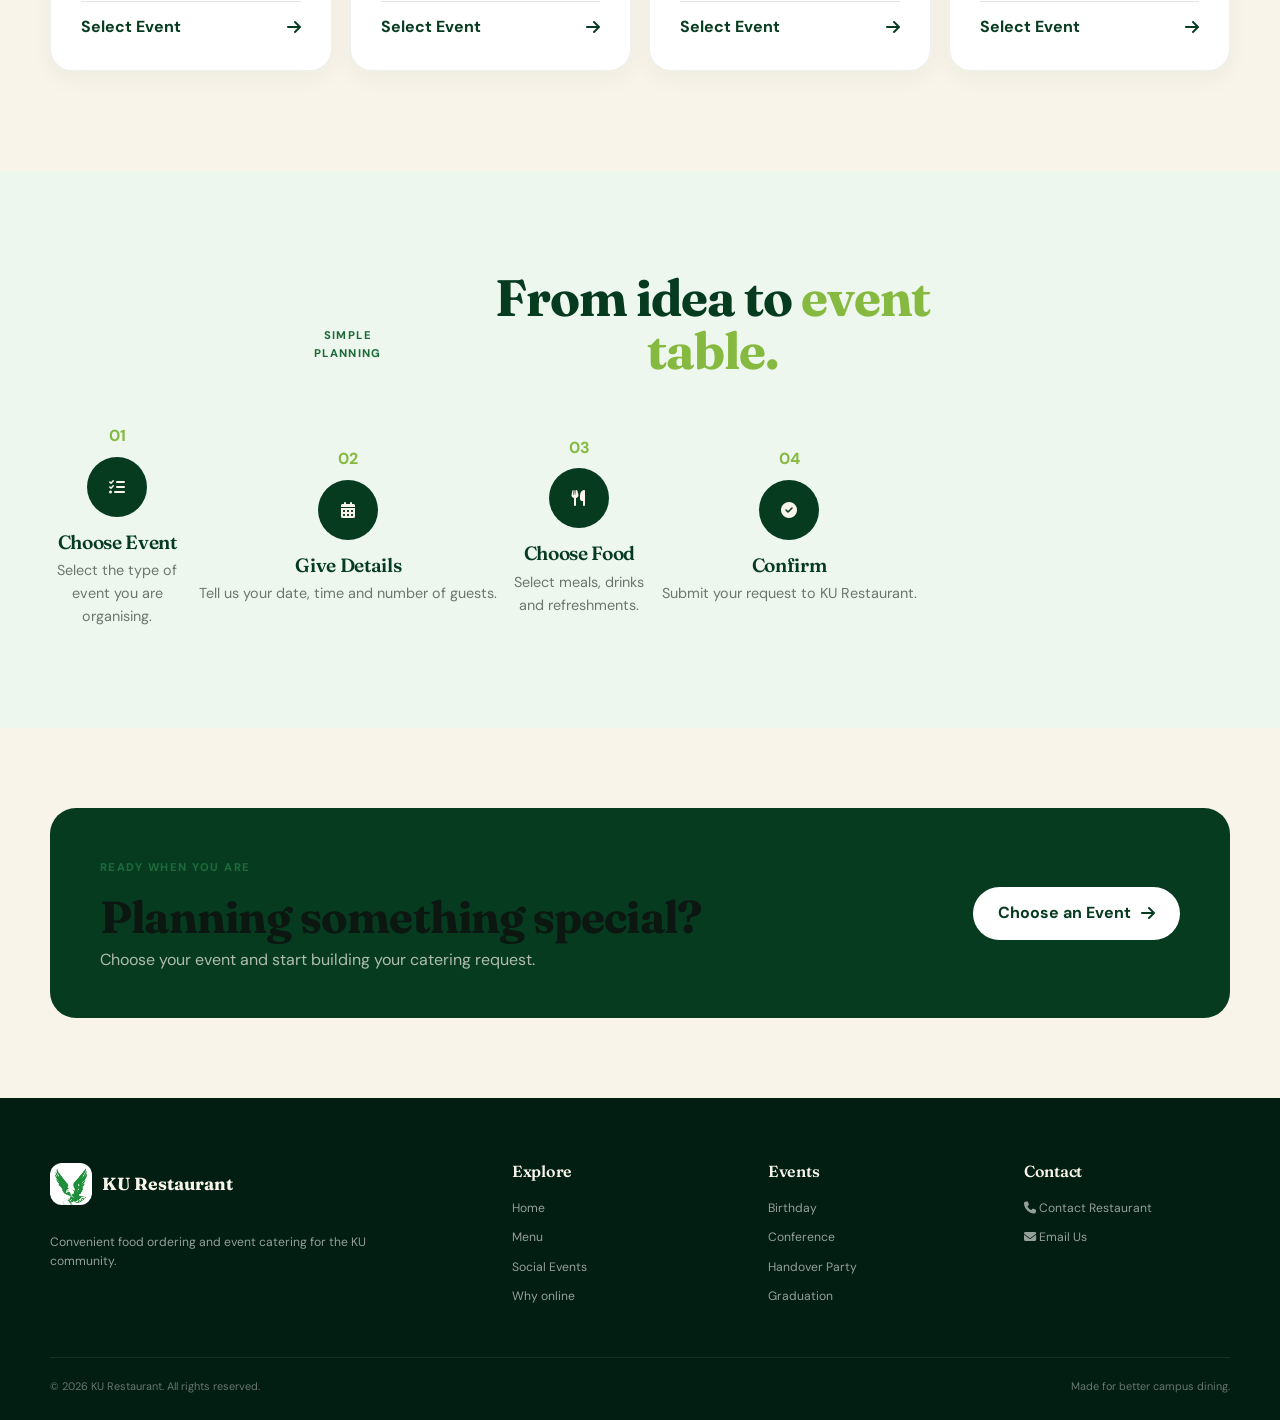
<file: RESTAURANT/events.html>
<!DOCTYPE html>
<html lang="en">
<head>
    <meta charset="UTF-8">
    <meta name="viewport" content="width=device-width, initial-scale=1.0">

    <title>KU Restaurant | Order Ahead, Skip the Queue</title>

    <meta name="description"
          content="KU Restaurant is a modern campus restaurant offering fresh meals, drinks, social events and convenient online ordering.">

    <!-- Google Fonts -->
    <link rel="preconnect" href="https://fonts.googleapis.com">
    <link rel="preconnect" href="https://fonts.gstatic.com" crossorigin>

    <link href="https://fonts.googleapis.com/css2?family=DM+Sans:wght@400;500;600;700&family=Fraunces:opsz,wght@9..144,600;9..144,700&family=Karla:wght@400;500;600;700&family=Playfair+Display:ital,wght@0,500;0,600;0,700;1,600&display=swap"
          rel="stylesheet">

    <!-- Font Awesome -->
    <link rel="stylesheet"
          href="https://cdnjs.cloudflare.com/ajax/libs/font-awesome/6.7.2/css/all.min.css">

    <!-- Main CSS -->
    <link rel="stylesheet" href="style.css?v=3">
    <link rel="icon" type="image/png" href="favicon.png">
</head>

<body>

<!-- ================= NAVIGATION ================= -->

<header class="site-header">

    <nav class="navbar">

        <a href="index.html" class="brand">
            <span class="brand-icon"><img src="images/ku-logo.png" alt="Kampala University logo" class="brand-logo"></span>

            <span>
                <strong>KU</strong> Restaurant
                
            </span>
        </a>

        <button class="menu-toggle"
                id="menuToggle"
                aria-label="Open navigation"
                aria-expanded="false">

            <i class="fa-solid fa-bars"></i>

        </button>

        <div class="main-nav" id="mainNav">

            <a href="index.html" class="active">
                <i class="fa-solid fa-house"></i>
                Home
            </a>

            <a href="about.html">
                <i class="fa-solid fa-circle-info"></i>
                About Us
            </a>

            <a href="gallery.html">
                <i class="fa-solid fa-images"></i>
                Gallery
            </a>

            <div class="nav-dropdown">

                <div class="nav-dropdown-row">

                    <a href="social-events.html" class="nav-dropdown-toggle">
                        <i class="fa-solid fa-calendar-days"></i>
                        Social Events
                    </a>

                    <button type="button"
                            class="dropdown-caret"
                            aria-label="Toggle Social Events submenu"
                            aria-expanded="false">
                        <i class="fa-solid fa-chevron-down"></i>
                    </button>

                </div>

                <div class="dropdown-menu">

                    <a href="social-events.html#birthday">
                        <i class="fa-solid fa-cake-candles"></i>
                        Birthday
                    </a>

                    <a href="social-events.html#conference">
                        <i class="fa-solid fa-users"></i>
                        Conference
                    </a>

                    <a href="social-events.html#handover">
                        <i class="fa-solid fa-handshake"></i>
                        Handover Party
                    </a>

                    <a href="social-events.html#graduation">
                        <i class="fa-solid fa-graduation-cap"></i>
                        Graduation
                    </a>

                    <a href="social-events.html#meeting">
                        <i class="fa-solid fa-briefcase"></i>
                        Meeting
                    </a>

                    <a href="social-events.html#other">
                        <i class="fa-solid fa-calendar-check"></i>
                        Other Events
                    </a>

                </div>

            </div>

            <a href="menu.html">
                <i class="fa-solid fa-bowl-food"></i>
                Menu
            </a>

            <a href="contact.html">
                <i class="fa-solid fa-phone"></i>
                Contact
            </a>

            <a href="menu.html#order" class="nav-order">
                Order Now
                <i class="fa-solid fa-arrow-right"></i>
            </a>

        </div>

    </nav>

</header>


<!-- =====================================================
     HERO SECTION
===================================================== -->

<section class="events-hero">

    <div class="hero-content">

        <span class="eyebrow">

            <i class="fa-solid fa-champagne-glasses"></i>

            KU Restaurant Events

        </span>


        <h1>
            Make your event
            <em>taste unforgettable.</em>
        </h1>


        <p>
            From birthdays and conferences to handover parties
            and graduations, choose your event and let KU Restaurant
            help you plan delicious food and refreshments.
        </p>


        <div class="hero-buttons">

            <a href="#event-types" class="btn btn-primary">

                Choose an Event

                <i class="fa-solid fa-arrow-down"></i>

            </a>


            <a href="menu.html" class="btn btn-secondary">

                View Restaurant Menu

            </a>

        </div>

    </div>


    <!-- Hero Decoration -->

    <div class="hero-decoration">

        <div class="hero-circle">

            <i class="fa-solid fa-utensils"></i>

        </div>


        <div class="floating-card card-one">

            <i class="fa-solid fa-cake-candles"></i>

            Birthday

        </div>


        <div class="floating-card card-two">

            <i class="fa-solid fa-people-group"></i>

            Conference

        </div>


        <div class="floating-card card-three">

            <i class="fa-solid fa-graduation-cap"></i>

            Graduation

        </div>

    </div>

</section>



<!-- =====================================================
     EVENT SELECTION
===================================================== -->

<section class="events-section" id="event-types">

    <div class="section-heading">

        <span class="eyebrow">

            Step 01

        </span>


        <h2>
            What are you
            <em>celebrating?</em>
        </h2>


        <p>
            Select the type of event you are planning.
        </p>

    </div>



    <div class="event-grid">


        <!-- Birthday -->

        <div class="event-card">

            <div class="event-icon">

                <i class="fa-solid fa-cake-candles"></i>

            </div>

            <span class="event-number">
                01
            </span>

            <h3>
                Birthday
            </h3>

            <p>
                Celebrate a special birthday with delicious
                meals, drinks and refreshments for your guests.
            </p>

            <a href="event-booking.html?event=Birthday"
               class="event-button">

                Select Event

                <i class="fa-solid fa-arrow-right"></i>

            </a>

        </div>



        <!-- Conference -->

        <div class="event-card">

            <div class="event-icon">

                <i class="fa-solid fa-people-group"></i>

            </div>

            <span class="event-number">
                02
            </span>

            <h3>
                Conference
            </h3>

            <p>
                Catering packages for conferences, seminars,
                workshops and professional gatherings.
            </p>

            <a href="event-booking.html?event=Conference"
               class="event-button">

                Select Event

                <i class="fa-solid fa-arrow-right"></i>

            </a>

        </div>



        <!-- Handover -->

        <div class="event-card">

            <div class="event-icon">

                <i class="fa-solid fa-handshake"></i>

            </div>

            <span class="event-number">
                03
            </span>

            <h3>
                Handover Party
            </h3>

            <p>
                Make your handover or farewell celebration
                memorable with food and drinks.
            </p>

            <a href="event-booking.html?event=Handover%20Party"
               class="event-button">

                Select Event

                <i class="fa-solid fa-arrow-right"></i>

            </a>

        </div>



        <!-- Wedding -->

        <div class="event-card">

            <div class="event-icon">

                <i class="fa-solid fa-ring"></i>

            </div>

            <span class="event-number">
                04
            </span>

            <h3>
                Wedding
            </h3>

            <p>
                Catering arrangements for weddings,
                introductions and family celebrations.
            </p>

            <a href="event-booking.html?event=Wedding"
               class="event-button">

                Select Event

                <i class="fa-solid fa-arrow-right"></i>

            </a>

        </div>



        <!-- Graduation -->

        <div class="event-card">

            <div class="event-icon">

                <i class="fa-solid fa-graduation-cap"></i>

            </div>

            <span class="event-number">
                05
            </span>

            <h3>
                Graduation
            </h3>

            <p>
                Celebrate academic success with friends,
                family, meals and refreshments.
            </p>

            <a href="event-booking.html?event=Graduation"
               class="event-button">

                Select Event

                <i class="fa-solid fa-arrow-right"></i>

            </a>

        </div>



        <!-- Meeting -->

        <div class="event-card">

            <div class="event-icon">

                <i class="fa-solid fa-briefcase"></i>

            </div>

            <span class="event-number">
                06
            </span>

            <h3>
                Meeting
            </h3>

            <p>
                Convenient meals and refreshments for
                meetings, discussions and group gatherings.
            </p>

            <a href="event-booking.html?event=Meeting"
               class="event-button">

                Select Event

                <i class="fa-solid fa-arrow-right"></i>

            </a>

        </div>



        <!-- Social Gathering -->

        <div class="event-card">

            <div class="event-icon">

                <i class="fa-solid fa-champagne-glasses"></i>

            </div>

            <span class="event-number">
                07
            </span>

            <h3>
                Social Gathering
            </h3>

            <p>
                Food and drinks for casual get-togethers,
                clubs and social occasions.
            </p>

            <a href="event-booking.html?event=Social%20Gathering"
               class="event-button">

                Select Event

                <i class="fa-solid fa-arrow-right"></i>

            </a>

        </div>



        <!-- Other -->

        <div class="event-card">

            <div class="event-icon">

                <i class="fa-solid fa-star"></i>

            </div>

            <span class="event-number">
                08
            </span>

            <h3>
                Other Event
            </h3>

            <p>
                Have another event? Tell us what you are
                planning and we will help arrange it.
            </p>

            <a href="event-booking.html?event=Other%20Event"
               class="event-button">

                Select Event

                <i class="fa-solid fa-arrow-right"></i>

            </a>

        </div>

    </div>

</section>



<!-- =====================================================
     HOW IT WORKS
===================================================== -->

<section class="process-section">

    <div class="section-heading">

        <span class="eyebrow">
            Simple Planning
        </span>

        <h2>
            From idea to
            <em>event table.</em>
        </h2>

    </div>


    <div class="process-grid">

        <div class="process-card">

            <span>01</span>

            <i class="fa-solid fa-list-check"></i>

            <h3>
                Choose Event
            </h3>

            <p>
                Select the type of event you are organising.
            </p>

        </div>


        <div class="process-card">

            <span>02</span>

            <i class="fa-solid fa-calendar-days"></i>

            <h3>
                Give Details
            </h3>

            <p>
                Tell us your date, time and number of guests.
            </p>

        </div>


        <div class="process-card">

            <span>03</span>

            <i class="fa-solid fa-utensils"></i>

            <h3>
                Choose Food
            </h3>

            <p>
                Select meals, drinks and refreshments.
            </p>

        </div>


        <div class="process-card">

            <span>04</span>

            <i class="fa-solid fa-circle-check"></i>

            <h3>
                Confirm
            </h3>

            <p>
                Submit your request to KU Restaurant.
            </p>

        </div>

    </div>

</section>



<!-- =====================================================
     CTA
===================================================== -->

<section class="cta-section">

    <div>

        <span class="eyebrow">
            Ready when you are
        </span>

        <h2>
            Planning something special?
        </h2>

        <p>
            Choose your event and start building your catering request.
        </p>

    </div>


    <a href="#event-types" class="btn btn-light">

        Choose an Event

        <i class="fa-solid fa-arrow-right"></i>

    </a>

</section>



<!-- =====================================================
     FOOTER
===================================================== -->

<footer class="site-footer">

    <div class="footer-container">

        <div class="footer-column footer-about">

            <div class="footer-brand">

                <span class="brand-mark"><img src="images/ku-logo.png" alt="Kampala University logo" class="brand-logo"></span>

                <strong>
                    KU Restaurant
                </strong>

            </div>

            <p>
                Convenient food ordering and event catering
                for the KU community.
            </p>

        </div>


        <div class="footer-column">

            <h4>
                Explore
            </h4>

            <a href="index.html">
                Home
            </a>

            <a href="menu.html">
                Menu
            </a>

            <a href="social-events.html">
                Social Events
            </a>

            <a href="index.html#why-online">
                Why online
            </a>

        </div>


        <div class="footer-column">

            <h4>
                Events
            </h4>

            <a href="event-booking.html?event=Birthday">
                Birthday
            </a>

            <a href="event-booking.html?event=Conference">
                Conference
            </a>

            <a href="event-booking.html?event=Handover%20Party">
                Handover Party
            </a>

            <a href="event-booking.html?event=Graduation">
                Graduation
            </a>

        </div>


        <div class="footer-column">

            <h4>
                Contact
            </h4>

            <a href="#">
                <i class="fa-solid fa-phone"></i>
                Contact Restaurant
            </a>

            <a href="#">
                <i class="fa-solid fa-envelope"></i>
                Email Us
            </a>

        </div>

    </div>


    <div class="footer-bottom">

        <p>
            &copy; 2026 KU Restaurant.
            All rights reserved.
        </p>

        <p>
            Made for better campus dining.
        </p>

    </div>

</footer>



<!-- =====================================================
     JAVASCRIPT
===================================================== -->

<script src="social-events.js?v=3"></script>

<script src="site-config.js?v=3"></script>

<script src="cart.js?v=3"></script>

</body>
</html>
</file>
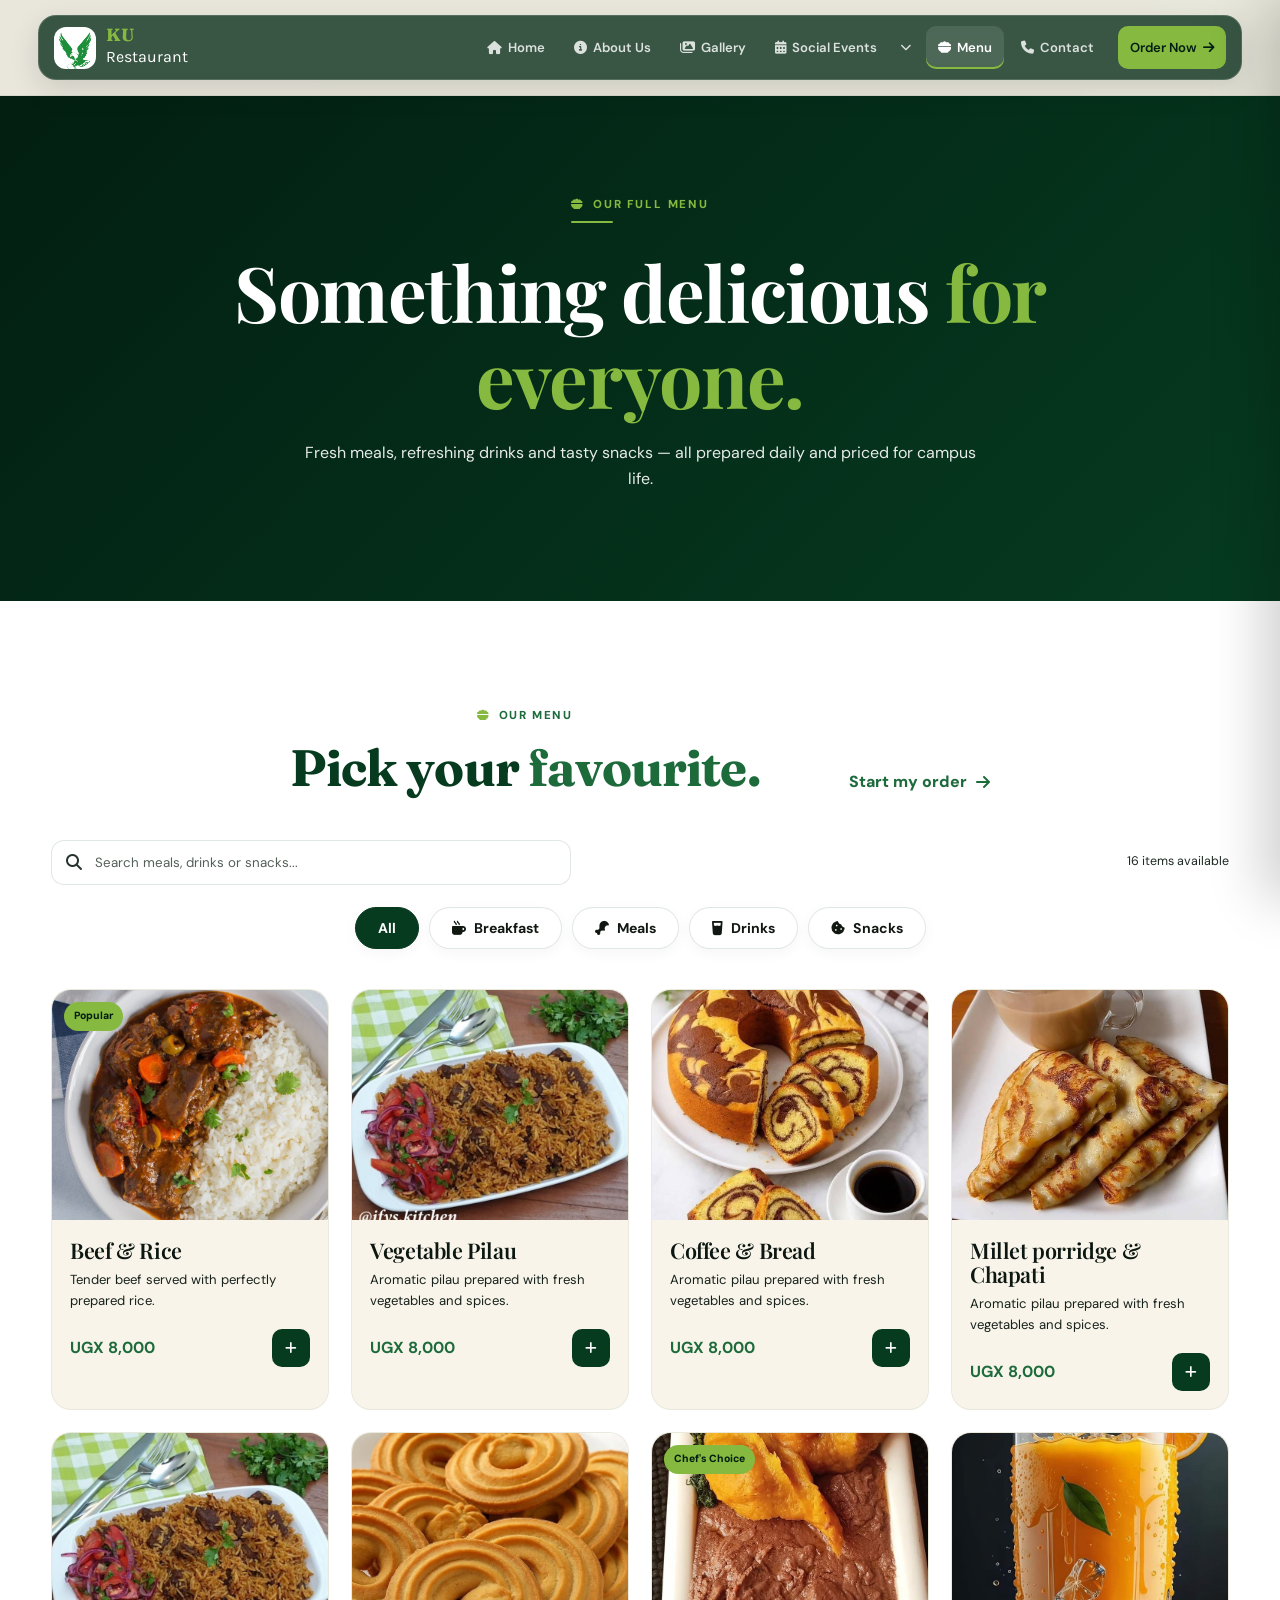
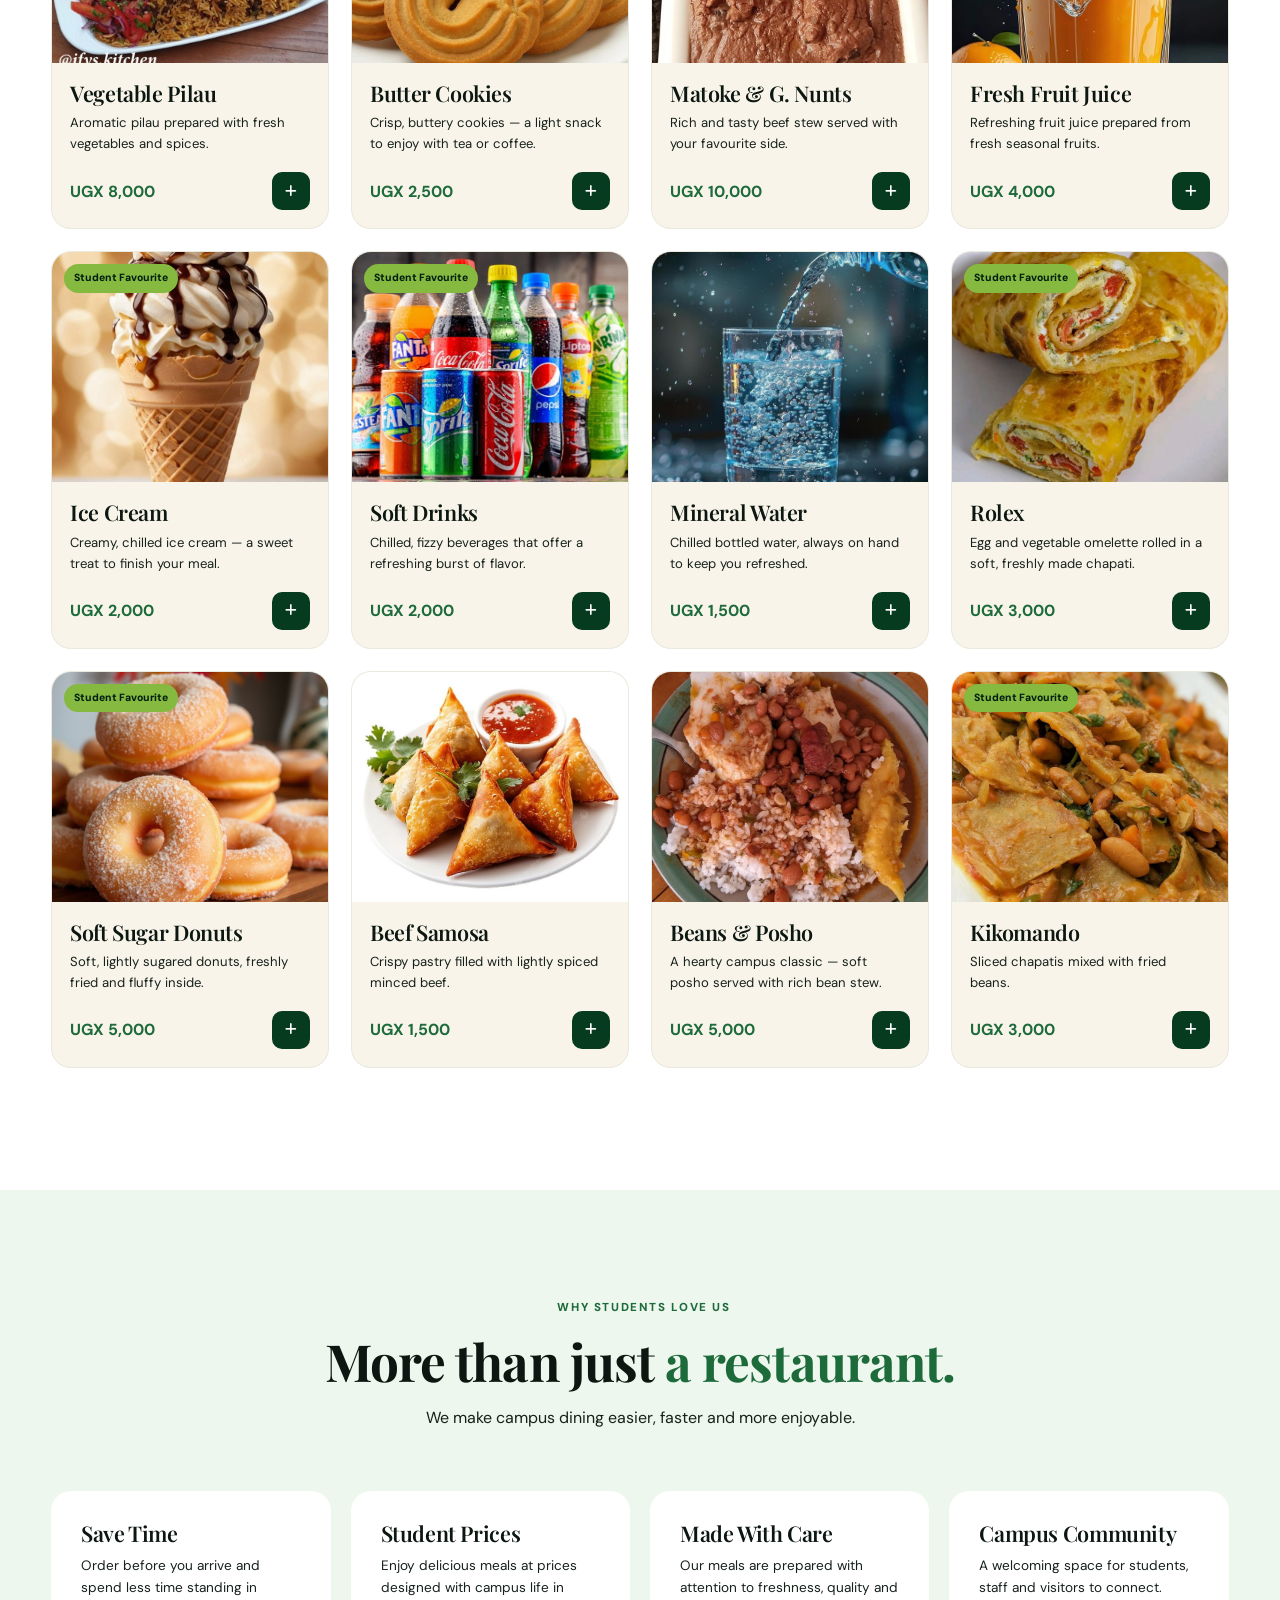
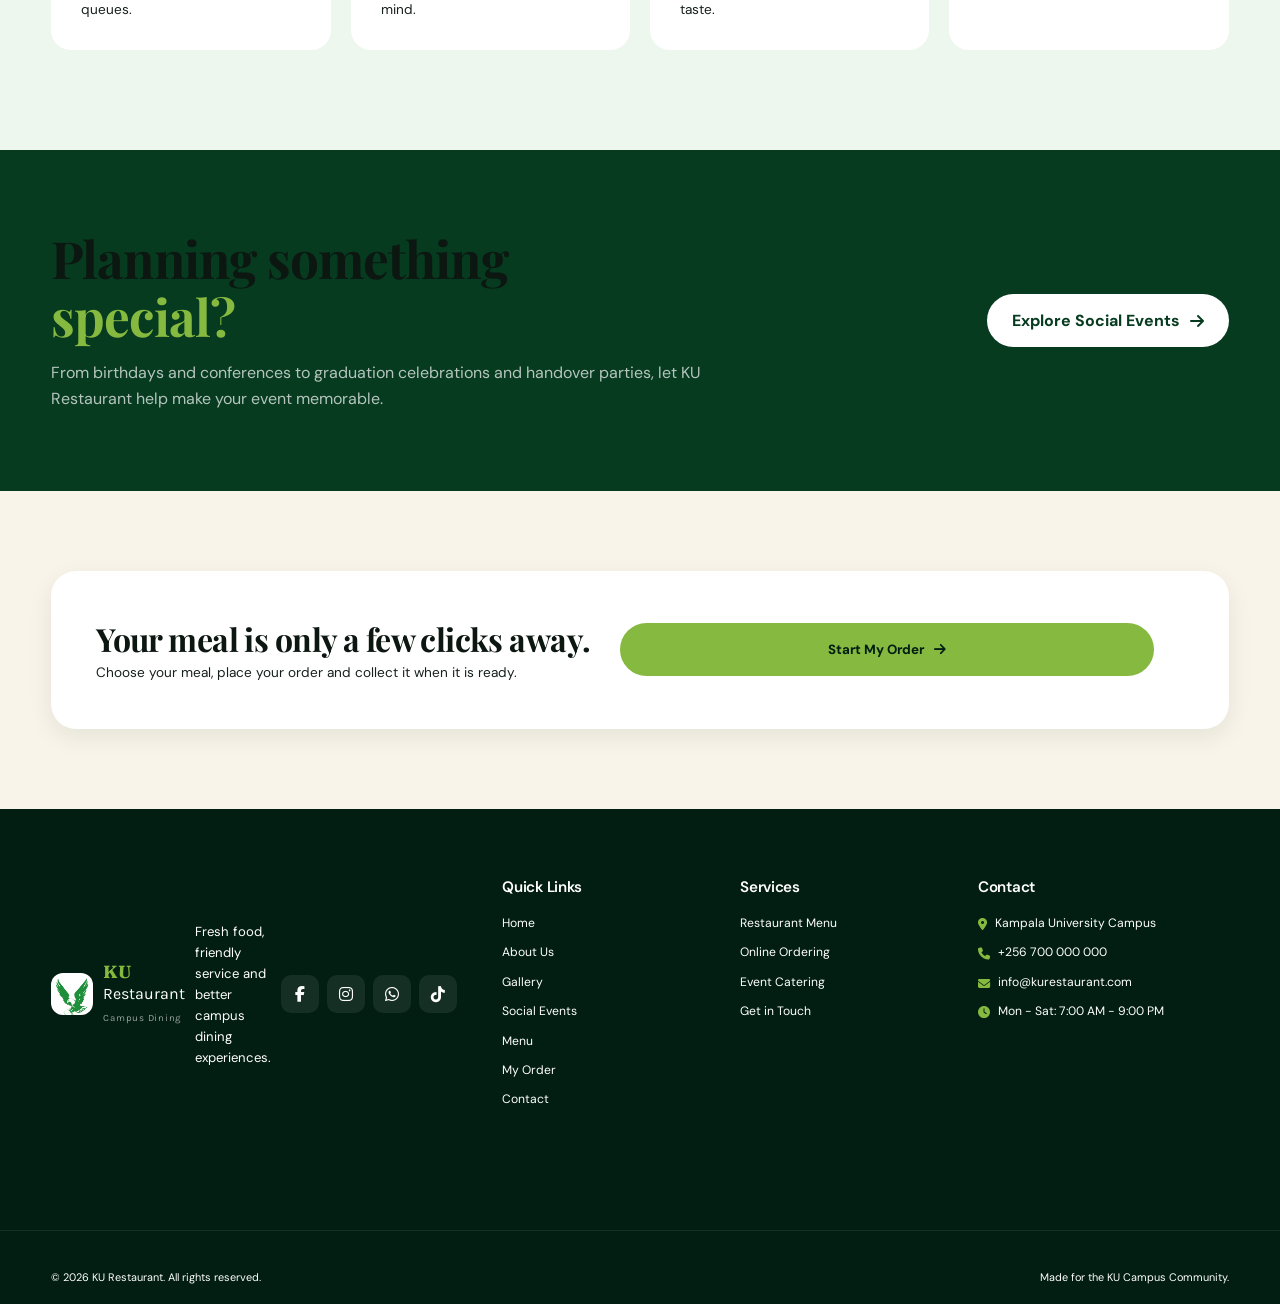
<file: RESTAURANT/menu.html>
<!DOCTYPE html>
<html lang="en">
<head>
    <meta charset="UTF-8">
    <meta name="viewport" content="width=device-width, initial-scale=1.0">

    <title>Our Menu | KU Restaurant</title>

    <meta name="description"
          content="Browse the KU Restaurant menu — meals, drinks and snacks at student-friendly prices. Order ahead and skip the queue.">

    <!-- Google Fonts -->
    <link rel="preconnect" href="https://fonts.googleapis.com">
    <link rel="preconnect" href="https://fonts.gstatic.com" crossorigin>

    <link href="https://fonts.googleapis.com/css2?family=DM+Sans:wght@400;500;600;700&family=Fraunces:opsz,wght@9..144,600;9..144,700&family=Karla:wght@400;500;600;700&family=Playfair+Display:ital,wght@0,500;0,600;0,700;1,600&display=swap"
          rel="stylesheet">

    <!-- Font Awesome -->
    <link rel="stylesheet"
          href="https://cdnjs.cloudflare.com/ajax/libs/font-awesome/6.7.2/css/all.min.css">

    <!-- Main CSS -->
    <link rel="stylesheet" href="style.css?v=3">
    <link rel="icon" type="image/png" href="favicon.png">
</head>

<body>

<!-- ================= NAVIGATION ================= -->

<header class="site-header">

    <nav class="navbar">

        <a href="index.html" class="brand">
            <span class="brand-icon"><img src="images/ku-logo.png" alt="Kampala University logo" class="brand-logo"></span>

            <span>
                <strong>KU</strong> Restaurant
               
            </span>
        </a>

        <button class="menu-toggle"
                id="menuToggle"
                aria-label="Open navigation"
                aria-expanded="false">

            <i class="fa-solid fa-bars"></i>

        </button>

        <div class="main-nav" id="mainNav">

            <a href="index.html">
                <i class="fa-solid fa-house"></i>
                Home
            </a>

            <a href="about.html">
                <i class="fa-solid fa-circle-info"></i>
                About Us
            </a>

            <a href="gallery.html">
                <i class="fa-solid fa-images"></i>
                Gallery
            </a>

            <div class="nav-dropdown">

                <div class="nav-dropdown-row">

                    <a href="social-events.html" class="nav-dropdown-toggle">
                        <i class="fa-solid fa-calendar-days"></i>
                        Social Events
                    </a>

                    <button type="button"
                            class="dropdown-caret"
                            aria-label="Toggle Social Events submenu"
                            aria-expanded="false">
                        <i class="fa-solid fa-chevron-down"></i>
                    </button>

                </div>

                <div class="dropdown-menu">

                    <a href="social-events.html#birthday">
                        <i class="fa-solid fa-cake-candles"></i>
                        Birthday
                    </a>

                    <a href="social-events.html#conference">
                        <i class="fa-solid fa-users"></i>
                        Conference
                    </a>

                    <a href="social-events.html#handover">
                        <i class="fa-solid fa-handshake"></i>
                        Handover Party
                    </a>

                    <a href="social-events.html#graduation">
                        <i class="fa-solid fa-graduation-cap"></i>
                        Graduation
                    </a>

                    <a href="social-events.html#meeting">
                        <i class="fa-solid fa-briefcase"></i>
                        Meeting
                    </a>

                    <a href="social-events.html#other">
                        <i class="fa-solid fa-calendar-check"></i>
                        Other Events
                    </a>

                </div>

            </div>

            <a href="menu.html" class="active">
                <i class="fa-solid fa-bowl-food"></i>
                Menu
            </a>

            <a href="contact.html">
                <i class="fa-solid fa-phone"></i>
                Contact
            </a>

            <a href="menu.html#order" class="nav-order">
                Order Now
                <i class="fa-solid fa-arrow-right"></i>
            </a>

        </div>

    </nav>

</header>


<main>

<!-- ================= PAGE HERO ================= -->

<section class="inner-hero">

    <div class="container">

        <span class="hero-badge">
            <i class="fa-solid fa-bowl-food"></i>
            OUR FULL MENU
        </span>

        <h1>
            Something delicious
            <span>for everyone.</span>
        </h1>

        <p>
            Fresh meals, refreshing drinks and tasty snacks —
            all prepared daily and priced for campus life.
        </p>

    </div>

</section>


<!-- ================= MENU ================= -->

<section class="menu-section section-padding" id="menu">

    <div class="container">

        <div class="section-heading">

            <div>
                <span class="section-label">
                    <i class="fa-solid fa-bowl-food"></i>
                    OUR MENU
                </span>

                <h2>
                    Pick your
                    <span>favourite.</span>
                </h2>
            </div>

            <a href="menu.html#order" class="text-link">
                Start my order
                <i class="fa-solid fa-arrow-right"></i>
            </a>

        </div>


        <div class="menu-tools">
            <div class="menu-search">
                <i class="fa-solid fa-magnifying-glass"></i>
                <input type="search" id="menuSearch" placeholder="Search meals, drinks or snacks..." aria-label="Search menu">
            </div>
            <span class="menu-result-count" id="menuResultCount">Menu items</span>
        </div>


        <div class="menu-tabs" role="tablist" aria-label="Menu categories">

            <button type="button" class="menu-tab active" data-filter="all">
                All
            </button>

            <button type="button" class="menu-tab" data-filter="break">
                <i class="fa-solid fa-mug-hot"></i>
                Breakfast
            </button>

            <button type="button" class="menu-tab" data-filter="meals">
                <i class="fa-solid fa-drumstick-bite"></i>
                Meals
            </button>

            <button type="button" class="menu-tab" data-filter="drinks">
                <i class="fa-solid fa-glass-water"></i>
                Drinks
            </button>

            <button type="button" class="menu-tab" data-filter="snacks">
                <i class="fa-solid fa-cookie-bite"></i>
                Snacks
            </button>

        </div>


        <div class="food-grid">

            <!-- Food 1 -->

            <article class="food-card" data-category="meals">

                <div class="food-image">
                    <img src="images/rich-beef.jpg"
                         alt="Beef and rice">

                    <span class="food-tag">Popular</span>
                </div>

                <div class="food-content">

                    <div>
                        <h3>Beef & Rice</h3>

                        <p>
                            Tender beef served with
                            perfectly prepared rice.
                        </p>
                    </div>

                    <div class="food-bottom">

                        <strong>
                            UGX 8,000
                        </strong>

                        <button class="add-food" data-id="beef-rice" data-name="Beef & Rice" data-price="8000">
                            <i class="fa-solid fa-plus"></i>
                        </button>

                    </div>

                </div>

            </article>


            <!-- Food 2 -->

            <article class="food-card" data-category="meals">

                <div class="food-image">
                    <img src="images/pilau.jpg"
                         alt="Vegetable pilau">

                </div>

                <div class="food-content">

                    <div>
                        <h3>Vegetable Pilau</h3>

                        <p>
                            Aromatic pilau prepared with
                            fresh vegetables and spices.
                        </p>
                    </div>

                    <div class="food-bottom">

                        <strong>
                            UGX 8,000
                        </strong>

                        <button class="add-food" data-id="vegetable-pilau" data-name="Vegetable Pilau" data-price="8000">
                            <i class="fa-solid fa-plus"></i>
                        </button>

                    </div>

                </div>

            </article>

             <!-- Food 3 -->

            <article class="food-card" data-category="break">

                <div class="food-image">
                    <img src="images/coffee.jpg"
                         alt="Vegetable pilau">

                </div>

                <div class="food-content">

                    <div>
                        <h3>Coffee & Bread</h3>

                        <p>
                            Aromatic pilau prepared with
                            fresh vegetables and spices.
                        </p>
                    </div>

                    <div class="food-bottom">

                        <strong>
                            UGX 8,000
                        </strong>

                        <button class="add-food" data-id="coffee-bread" data-name="Coffee & Bread" data-price="8000">
                            <i class="fa-solid fa-plus"></i>
                        </button>

                    </div>

                </div>

            </article>

             <!-- Food 4 -->

            <article class="food-card" data-category="break">

                <div class="food-image">
                    <img src="images/millet.jpg"
                         alt="Vegetable pilau">

                </div>

                <div class="food-content">

                    <div>
                        <h3>Millet porridge & Chapati</h3>

                        <p>
                            Aromatic pilau prepared with
                            fresh vegetables and spices.
                        </p>
                    </div>

                    <div class="food-bottom">

                        <strong>
                            UGX 8,000
                        </strong>

                        <button class="add-food" data-id="Millet-porridge-chapati" data-name="Millet porridge & Chapati" data-price="8000">
                            <i class="fa-solid fa-plus"></i>
                        </button>

                    </div>

                </div>

            </article>

             <!-- Food 5 -->

            <article class="food-card" data-category="break">

                <div class="food-image">
                    <img src="images/pilau.jpg"
                         alt="Vegetable pilau">

                </div>

                <div class="food-content">

                    <div>
                        <h3>Vegetable Pilau</h3>

                        <p>
                            Aromatic pilau prepared with
                            fresh vegetables and spices.
                        </p>
                    </div>

                    <div class="food-bottom">

                        <strong>
                            UGX 8,000
                        </strong>

                        <button class="add-food" data-id="vegetable-pilau" data-name="Vegetable Pilau" data-price="8000">
                            <i class="fa-solid fa-plus"></i>
                        </button>

                    </div>

                </div>

            </article>

 <!-- Food 6 -->

            <article class="food-card" data-category="snacks">

                <div class="food-image">
                    <img src="images/cookies.jpg"
                         alt="Butter cookies">

                </div>

                <div class="food-content">

                    <div>
                        <h3>Butter Cookies</h3>

                        <p>
                            Crisp, buttery cookies — a light
                            snack to enjoy with tea or coffee.
                        </p>
                    </div>

                    <div class="food-bottom">

                        <strong>
                            UGX 2,500
                        </strong>

                        <button class="add-food" data-id="butter-cookies" data-name="Butter Cookies" data-price="2500">
                            <i class="fa-solid fa-plus"></i>
                        </button>

                    </div>

                </div>

            </article>


            <!-- Food 7 -->

            <article class="food-card" data-category="meals">

                <div class="food-image">

                    <img src="images/matoke.jpg"
                         alt="Beef stew">

                    <span class="food-tag">Chef's Choice</span>

                </div>

                <div class="food-content">

                    <div>

                        <h3>Matoke & G. Nunts</h3>

                        <p>
                            Rich and tasty beef stew served
                            with your favourite side.
                        </p>

                    </div>

                    <div class="food-bottom">

                        <strong>
                            UGX 10,000
                        </strong>

                        <button class="add-food" data-id="beef-stew" data-name="Matoke & G. Nunts" data-price="10000">
                            <i class="fa-solid fa-plus"></i>
                        </button>

                    </div>

                </div>

            </article>


            <!-- Food 8 -->

            <article class="food-card" data-category="drinks">

                <div class="food-image">

                    <img src="images/juice.jpg"
                         alt="Fresh juice">

                </div>

                <div class="food-content">

                    <div>

                        <h3>Fresh Fruit Juice</h3>

                        <p>
                            Refreshing fruit juice prepared
                            from fresh seasonal fruits.
                        </p>

                    </div>

                    <div class="food-bottom">

                        <strong>
                            UGX 4,000
                        </strong>

                        <button class="add-food" data-id="fresh-juice" data-name="Fresh Fruit Juice" data-price="4000">
                            <i class="fa-solid fa-plus"></i>
                        </button>

                    </div>

                </div>

            </article>

            <!-- Food 9 -->

            <article class="food-card" data-category="snacks">

                <div class="food-image">

                    <img src="images/cream.jpeg"
                         alt="Ice Cream">

                    <span class="food-tag">Student Favourite</span>
                </div>

                <div class="food-content">

                    <div>
                        <h3>Ice Cream</h3>

                        <p>
                           Creamy, chilled ice cream — a
                           sweet treat to finish your meal.
                        </p>
                    </div>

                    <div class="food-bottom">

                        <strong>UGX 2,000
                        </strong>

                        <button class="add-food" data-id="ice-cream" data-name="Ice Cream" data-price="2000">
                            <i class="fa-solid fa-plus"></i>
                        </button>

                    </div>

                </div>

            </article>

            
            <!-- Food 10 -->

            <article class="food-card" data-category="drinks">

                <div class="food-image">

                    <img src="images/soda.jpg"
                         alt="Soft Drinks">

                    <span class="food-tag">Student Favourite</span>
                </div>

                <div class="food-content">

                    <div>
                        <h3>Soft Drinks</h3>

                        <p>
                           Chilled, fizzy beverages that offer
                           a refreshing burst of flavor.
                        </p>
                    </div>

                    <div class="food-bottom">

                        <strong>UGX 2,000
                        </strong>

                        <button class="add-food" data-id="soft-drinks" data-name="Soft Drinks" data-price="2000">
                            <i class="fa-solid fa-plus"></i>
                        </button>

                    </div>

                </div>

            </article>


            <!-- Food 11 -->

            <article class="food-card" data-category="drinks">
                 
                <div class="food-image">

                    <img src="images/water.jpg"
                         alt="Fresh juice">


                    <i class="fa-solid fa-bottle-water"></i>
                </div>

                <div class="food-content">

                    <div>
                        <h3>Mineral Water</h3>

                        <p>
                            Chilled bottled water, always
                            on hand to keep you refreshed.
                        </p>
                    </div>

                    <div class="food-bottom">

                        <strong>
                            UGX 1,500
                        </strong>

                        <button class="add-food" data-id="mineral-water" data-name="Mineral Water" data-price="1500">
                            <i class="fa-solid fa-plus"></i>
                        </button>

                    </div>

                </div>

            </article>


            <!-- Food 12 -->

            <article class="food-card" data-category="snacks">

                <div class="food-image">

                    <img src="images/rolex.jpg"
                         alt="Rolex">

                    <span class="food-tag">Student Favourite</span>
                </div>

                <div class="food-content">

                    <div>
                        <h3>Rolex</h3>

                        <p>
                            Egg and vegetable omelette rolled
                            in a soft, freshly made chapati.
                        </p>
                    </div>

                    <div class="food-bottom">

                        <strong>
                            UGX 3,000
                        </strong>

                        <button class="add-food" data-id="rolex" data-name="Rolex" data-price="3000">
                            <i class="fa-solid fa-plus"></i>
                        </button>

                    </div>

                </div>

            </article>


            
            <!-- Food 13 -->

            <article class="food-card" data-category="snacks">

                <div class="food-image">

                    <img src="images/donuts.jpg"
                         alt="Soft Sugar Donuts">

                    <span class="food-tag">Student Favourite</span>
                </div>

                <div class="food-content">

                    <div>
                        <h3>Soft Sugar Donuts</h3>

                        <p>
                            Soft, lightly sugared donuts,
                            freshly fried and fluffy inside.
                        </p>
                    </div>

                    <div class="food-bottom">

                        <strong>UGX 5,000
                        </strong>

                        <button class="add-food" data-id="sugar-donuts" data-name="Soft Sugar Donuts" data-price="5000">
                            <i class="fa-solid fa-plus"></i>
                        </button>

                    </div>

                </div>

            </article>




            <!-- Food 14 -->

            <article class="food-card" data-category="snacks">

             <div class="food-image">

                    <img src="images/samo.jpg"
                         alt="Samosa">
                    <i class="fa-solid fa-seedling"></i>
                </div>

                <div class="food-content">

                    <div>
                        <h3>Beef Samosa</h3>

                        <p>
                            Crispy pastry filled with
                            lightly spiced minced beef.
                        </p>
                    </div>

                    <div class="food-bottom">

                        <strong>
                            UGX 1,500
                        </strong>

                        <button class="add-food" data-id="beef-samosa" data-name="Beef Samosa" data-price="1500">
                            <i class="fa-solid fa-plus"></i>
                        </button>

                    </div>

                </div>

            </article>


            <!-- Food 15 -->

            <article class="food-card" data-category="meals">

             <div class="food-image">

                    <img src="images/posh.jpg"
                         alt="Posh">
                    <i class="fa-solid fa-seedling"></i>
                </div>

                <div class="food-content">

                    <div>
                        <h3>Beans & Posho</h3>

                        <p>
                            A hearty campus classic — soft
                            posho served with rich bean stew.
                        </p>
                    </div>

                    <div class="food-bottom">

                        <strong>
                            UGX 5,000
                        </strong>

                        <button class="add-food" data-id="beans-posho" data-name="Beans & Posho" data-price="5000">
                            <i class="fa-solid fa-plus"></i>
                        </button>

                    </div>

                </div>

            </article>

        
           <!-- Food 16 -->

            <article class="food-card" data-category="snacks">

                <div class="food-image">

                    <img src="images/kikomando.jpg"
                         alt="Kikomando">

                    <span class="food-tag">Student Favourite</span>
                </div>

                <div class="food-content">

                    <div>
                        <h3>Kikomando</h3>

                        <p>
                            Sliced chapatis mixed with fried beans.
                        </p>
                    </div>

                    <div class="food-bottom">

                        <strong>
                            UGX 3,000
                        </strong>

                        <button class="add-food" data-id="kikomando" data-name="Kikomando" data-price="3000">
                            <i class="fa-solid fa-plus"></i>
                        </button>

                    </div>

                </div>

            </article>


        
            <div>

         </div>



</section>


<!-- ================= WHY US ================= -->

<section class="why-section section-padding">

    <div class="container">

        <div class="center-heading">

            <span class="section-label">
                <i class="fa-solid fa-sparkles"></i>
                WHY STUDENTS LOVE US
            </span>

            <h2>
                More than just
                <span>a restaurant.</span>
            </h2>

            <p>
                We make campus dining easier, faster and more enjoyable.
            </p>

        </div>


        <div class="benefits-grid">

            <div class="benefit-card">

                <h3>Save Time</h3>

                <p>
                    Order before you arrive and spend
                    less time standing in queues.
                </p>

            </div>


            <div class="benefit-card">

                <h3>Student Prices</h3>

                <p>
                    Enjoy delicious meals at prices
                    designed with campus life in mind.
                </p>

            </div>


            <div class="benefit-card">

                <h3>Made With Care</h3>

                <p>
                    Our meals are prepared with attention
                    to freshness, quality and taste.
                </p>

            </div>


            <div class="benefit-card">

                <h3>Campus Community</h3>

                <p>
                    A welcoming space for students,
                    staff and visitors to connect.
                </p>

            </div>

        </div>

    </div>

</section>


<!-- ================= SOCIAL EVENTS CTA ================= -->

<section class="event-banner">

    <div class="container event-banner-content">

        <div>

            <h2>
                Planning something
                <span>special?</span>
            </h2>

            <p>
                From birthdays and conferences to graduation
                celebrations and handover parties, let KU
                Restaurant help make your event memorable.
            </p>

        </div>

        <a href="social-events.html" class="btn btn-light">
            Explore Social Events
            <i class="fa-solid fa-arrow-right"></i>
        </a>

    </div>

</section>


<!-- ================= ORDER CTA ================= -->

<section class="order-section" id="order">

    <div class="container order-card">

        <div>

            <h2>
                Your meal is only
                a few clicks away.
            </h2>

            <p>
                Choose your meal, place your order and
                collect it when it is ready.
            </p>

        </div>

        <button type="button" id="startOrderBtn" class="btn btn-primary">
            Start My Order
            <i class="fa-solid fa-arrow-right"></i>
        </button>

    </div>

</section>

</main>


<!-- ================= FOOTER ================= -->

<footer class="footer" id="contact">

    <div class="container footer-grid">

        <div class="footer-brand">

            <a href="index.html" class="brand footer-logo">

                <span class="brand-icon"><img src="images/ku-logo.png" alt="Kampala University logo" class="brand-logo"></span>

                <span>
                    <strong>KU</strong> Restaurant
                    <small>Campus Dining</small>
                </span>

            </a>

            <p>
                Fresh food, friendly service and
                better campus dining experiences.
            </p>

            <div class="social-links">

                <a href="#" aria-label="Facebook">
                    <i class="fa-brands fa-facebook-f"></i>
                </a>

                <a href="#" aria-label="Instagram">
                    <i class="fa-brands fa-instagram"></i>
                </a>

                <a href="#" data-whatsapp aria-label="Chat with us on WhatsApp">
                    <i class="fa-brands fa-whatsapp"></i>
                </a>

                <a href="#" aria-label="TikTok">
                    <i class="fa-brands fa-tiktok"></i>
                </a>

            </div>

        </div>


        <div class="footer-column">

            <h3>Quick Links</h3>

            <a href="index.html">Home</a>
            <a href="about.html">About Us</a>
            <a href="gallery.html">Gallery</a>
            <a href="social-events.html">Social Events</a>
            <a href="menu.html">Menu</a>
            <a href="order-confirmation.html">My Order</a>
            <a href="contact.html">Contact</a>

        </div>


        <div class="footer-column">

            <h3>Services</h3>

            <a href="menu.html">Restaurant Menu</a>
            <a href="menu.html#order">Online Ordering</a>
            <a href="social-events.html">Event Catering</a>
            <a href="contact.html">Get in Touch</a>

        </div>


        <div class="footer-column">

            <h3>Contact</h3>

            <p>
                <i class="fa-solid fa-location-dot"></i>
                Kampala University Campus
            </p>

            <p>
                <i class="fa-solid fa-phone"></i>
                +256 700 000 000
            </p>

            <p>
                <i class="fa-solid fa-envelope"></i>
                info@kurestaurant.com
            </p>

            <p>
                <i class="fa-solid fa-clock"></i>
                Mon - Sat: 7:00 AM - 9:00 PM
            </p>

        </div>

    </div>


    <div class="footer-bottom">

        <div class="container">

            <p>
                &copy; 2026 KU Restaurant.
                All rights reserved.
            </p>

            <p>
                Made for the KU Campus Community.
            </p>

        </div>

    </div>

</footer>


<!-- =====================================================
     JAVASCRIPT
===================================================== -->

<script src="social-events.js?v=3"></script>

<script src="site-config.js?v=3"></script>

<script src="cart.js?v=3"></script>
<script src="menu.js?v=3"></script>

</body>
</html>
</file>
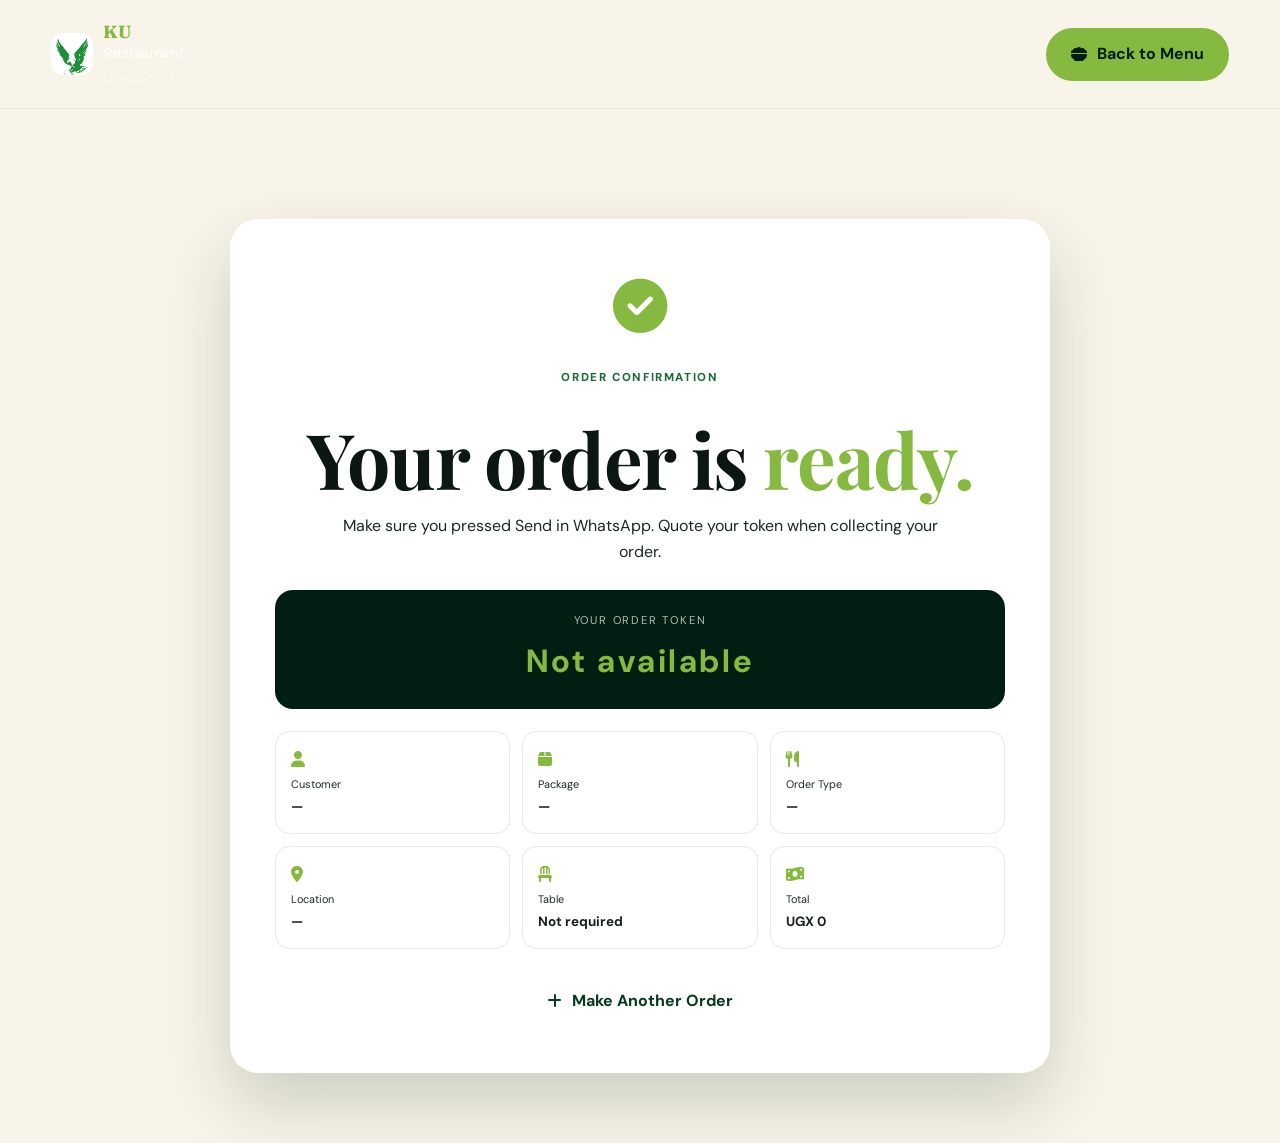
<file: RESTAURANT/order-confirmation.html>
<!DOCTYPE html>
<html lang="en">
<head>
<meta charset="UTF-8">
<meta name="viewport" content="width=device-width, initial-scale=1.0">
<title>Order Confirmation | KU Restaurant</title>
<link rel="preconnect" href="https://fonts.googleapis.com">
    <link rel="preconnect" href="https://fonts.gstatic.com" crossorigin>
    <link href="https://fonts.googleapis.com/css2?family=DM+Sans:wght@400;500;600;700&family=Fraunces:opsz,wght@9..144,600;9..144,700&family=Karla:wght@400;500;600;700&family=Playfair+Display:ital,wght@0,500;0,600;0,700;1,600&display=swap" rel="stylesheet">

    <link rel="stylesheet" href="style.css?v=3">
<link rel="stylesheet" href="order-confirmation.css">
<link rel="stylesheet" href="https://cdnjs.cloudflare.com/ajax/libs/font-awesome/6.7.2/css/all.min.css">
    <link rel="icon" type="image/png" href="favicon.png">
</head>
<body>
<header class="site-header">
  <div class="container header-inner">
    <a href="index.html" class="brand">
      <span class="brand-icon"><img src="images/ku-logo.png" alt="Kampala University logo" class="brand-logo"></span>
      <span><strong>KU</strong> Restaurant <small>Campus Dining</small></span>
    </a>
    <a href="menu.html" class="btn btn-primary"><i class="fa-solid fa-bowl-food"></i> Back to Menu</a>
  </div>
</header>

<main class="order-confirm-page">
  <div class="container">
    <section class="order-confirm-card" id="orderConfirmCard">
      <div class="confirm-icon"><i class="fa-solid fa-circle-check"></i></div>
      <span class="section-label">ORDER CONFIRMATION</span>
      <h1>Your order is <span>ready.</span></h1>
      <p>Make sure you pressed Send in WhatsApp. Quote your token when collecting your order.</p>

      <div class="token-box">
        <span>YOUR ORDER TOKEN</span>
        <strong id="confirmToken">—</strong>
      </div>

      <div class="confirm-grid">
        <div><i class="fa-solid fa-user"></i><span>Customer</span><strong id="confirmName">—</strong></div>
        <div><i class="fa-solid fa-box"></i><span>Package</span><strong id="confirmPackage">—</strong></div>
        <div><i class="fa-solid fa-utensils"></i><span>Order Type</span><strong id="confirmType">—</strong></div>
        <div><i class="fa-solid fa-location-dot"></i><span>Location</span><strong id="confirmLocation">—</strong></div>
        <div><i class="fa-solid fa-chair"></i><span>Table</span><strong id="confirmTable">—</strong></div>
        <div><i class="fa-solid fa-money-bill-wave"></i><span>Total</span><strong id="confirmTotal">—</strong></div>
      </div>

      <div class="confirm-actions">
        <a href="menu.html" class="btn btn-light"><i class="fa-solid fa-plus"></i> Make Another Order</a>
      </div>
    </section>
  </div>
</main>

<script src="site-config.js?v=3"></script>
<script>
document.addEventListener("DOMContentLoaded", function () {
  let data = {};
  try { data = JSON.parse(localStorage.getItem("ku_last_order") || "{}"); } catch(e) {}

  const money = n => "UGX " + Math.round(Number(n)||0).toLocaleString();

  document.getElementById("confirmToken").textContent = data.token_number || "Not available";
  document.getElementById("confirmName").textContent = data.customer_name || "—";
  document.getElementById("confirmPackage").textContent = data.package_name || "—";
  document.getElementById("confirmType").textContent = data.order_type || "—";
  document.getElementById("confirmLocation").textContent = data.location || "—";
  document.getElementById("confirmTable").textContent = data.table_number || "Not required";
  document.getElementById("confirmTotal").textContent = money(data.total);

  // WhatsApp and email are handled automatically by the server when the order is submitted.
});
</script>
</body>
</html>
</file>
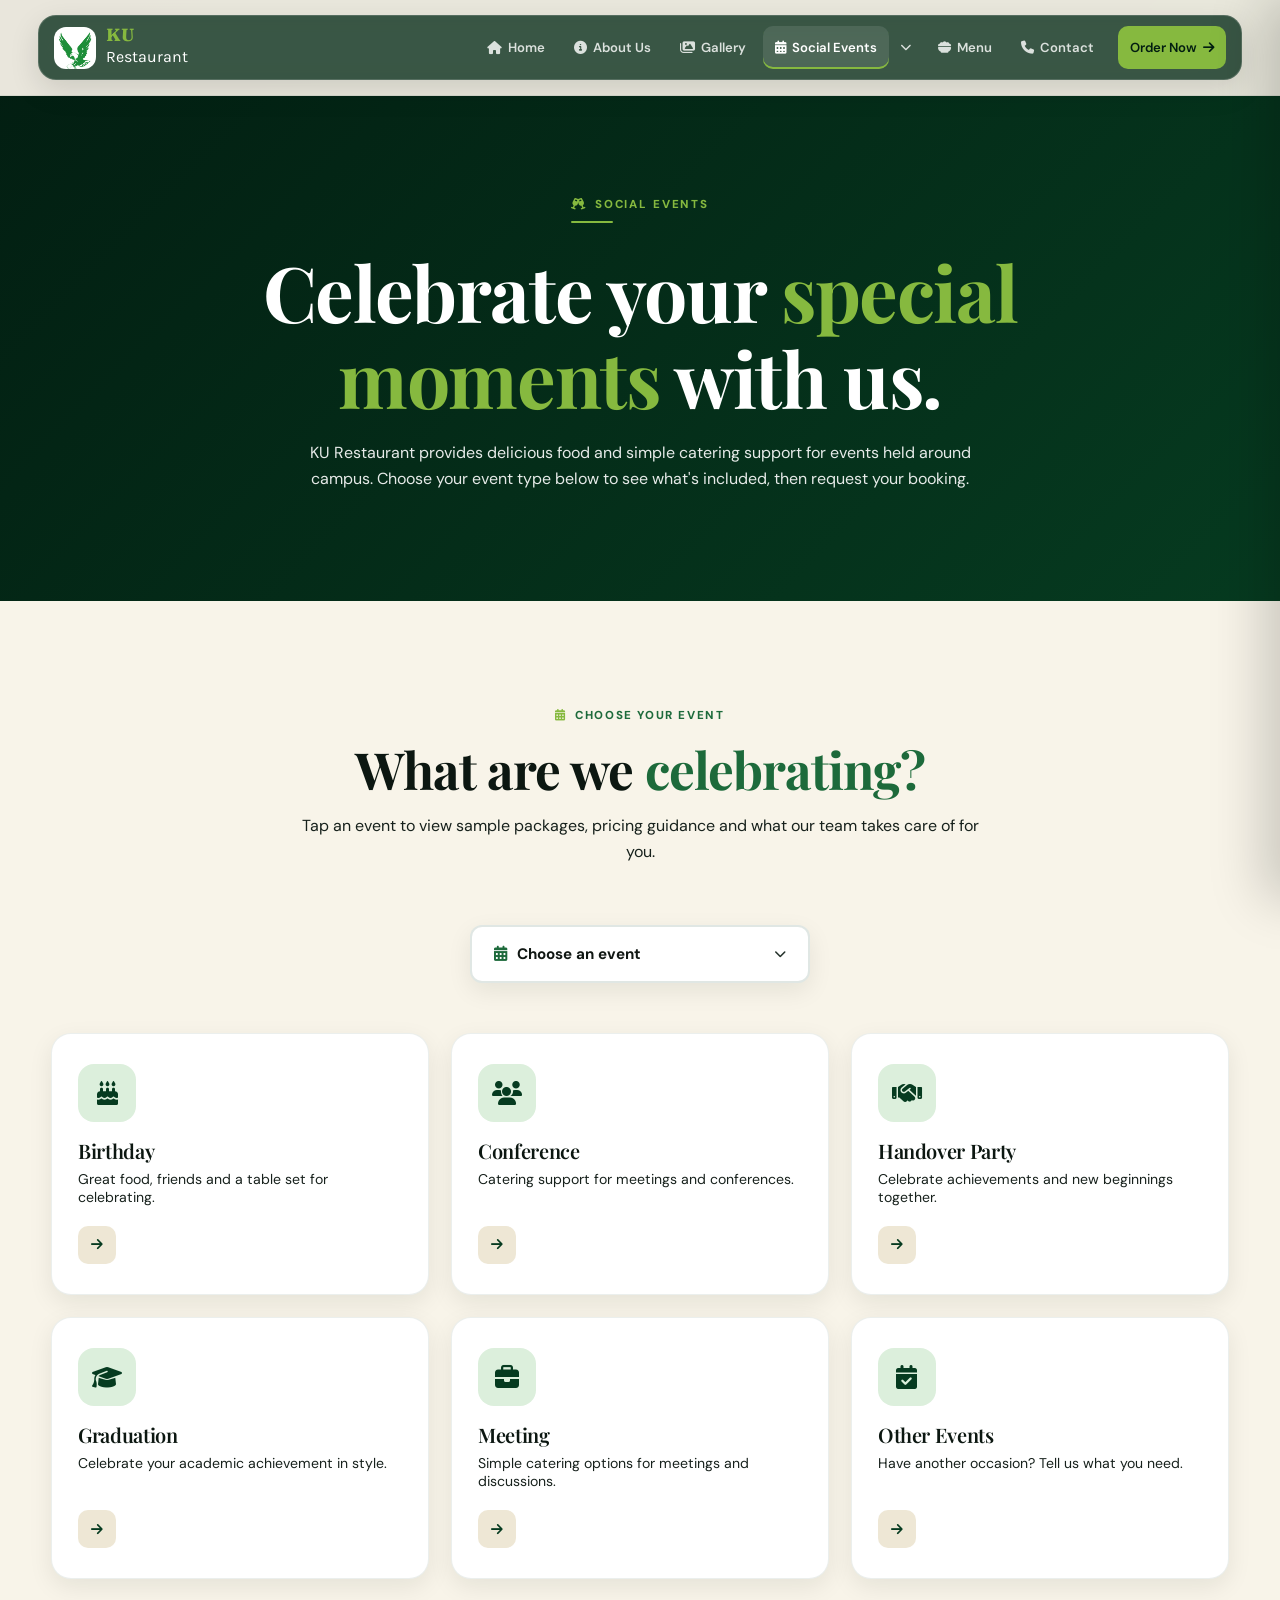
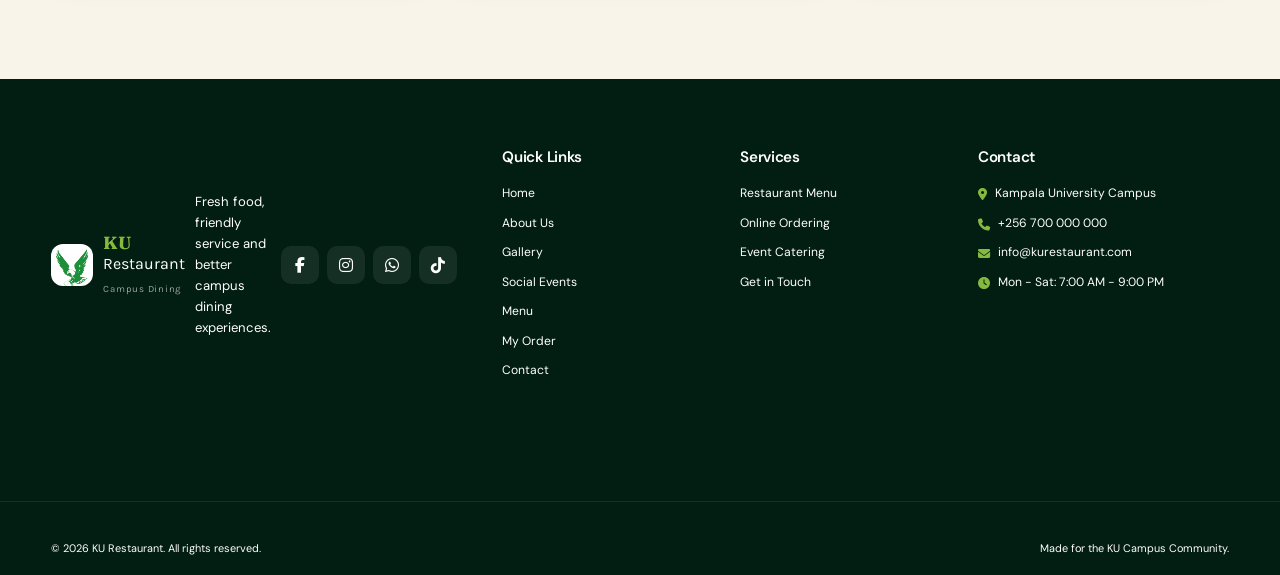
<file: RESTAURANT/social-events.html>
<!DOCTYPE html>
<html lang="en">

<head>

    <meta charset="UTF-8">

    <meta name="viewport"
          content="width=device-width, initial-scale=1.0">

    <title>Social Events | KU Restaurant</title>

    <meta name="description"
          content="Plan your birthday, conference, handover party, graduation, meeting or other campus event with KU Restaurant catering and space.">

    <link rel="preconnect"
          href="https://fonts.googleapis.com">

    <link rel="preconnect"
          href="https://fonts.gstatic.com"
          crossorigin>

    <link href="https://fonts.googleapis.com/css2?family=DM+Sans:wght@400;500;600;700&family=Fraunces:opsz,wght@9..144,600;9..144,700&family=Karla:wght@400;500;600;700&family=Playfair+Display:ital,wght@0,500;0,600;0,700;1,600&display=swap"
          rel="stylesheet">

    <link rel="stylesheet"
          href="https://cdnjs.cloudflare.com/ajax/libs/font-awesome/6.7.2/css/all.min.css">

    <link rel="stylesheet" href="style.css?v=3">

    <link rel="icon" type="image/png" href="favicon.png">
</head>


<body>


<!-- NAVIGATION -->

<header class="site-header">

    <nav class="navbar">

        <a href="index.html" class="brand">

            <span class="brand-icon"><img src="images/ku-logo.png" alt="Kampala University logo" class="brand-logo"></span>

            <span>
                <strong>KU</strong> Restaurant
                
            </span>

        </a>


        <button class="menu-toggle"
                id="menuToggle"
                aria-label="Open navigation"
                aria-expanded="false">

            <i class="fa-solid fa-bars"></i>

        </button>


        <div class="main-nav" id="mainNav">

            <a href="index.html">
                <i class="fa-solid fa-house"></i>
                Home
            </a>

            <a href="about.html">
                <i class="fa-solid fa-circle-info"></i>
                About Us
            </a>

            <a href="gallery.html">
                <i class="fa-solid fa-images"></i>
                Gallery
            </a>

            <div class="nav-dropdown">

                <div class="nav-dropdown-row">

                    <a href="social-events.html" class="active nav-dropdown-toggle">
                        <i class="fa-solid fa-calendar-days"></i>
                        Social Events
                    </a>

                    <button type="button"
                            class="dropdown-caret"
                            aria-label="Toggle Social Events submenu"
                            aria-expanded="false">
                        <i class="fa-solid fa-chevron-down"></i>
                    </button>

                </div>

                <div class="dropdown-menu">

                    <a href="social-events.html#birthday">
                        <i class="fa-solid fa-cake-candles"></i>
                        Birthday
                    </a>

                    <a href="social-events.html#conference">
                        <i class="fa-solid fa-users"></i>
                        Conference
                    </a>

                    <a href="social-events.html#handover">
                        <i class="fa-solid fa-handshake"></i>
                        Handover Party
                    </a>

                    <a href="social-events.html#graduation">
                        <i class="fa-solid fa-graduation-cap"></i>
                        Graduation
                    </a>

                    <a href="social-events.html#meeting">
                        <i class="fa-solid fa-briefcase"></i>
                        Meeting
                    </a>

                    <a href="social-events.html#other">
                        <i class="fa-solid fa-calendar-check"></i>
                        Other Events
                    </a>

                </div>

            </div>

            <a href="menu.html">
                <i class="fa-solid fa-bowl-food"></i>
                Menu
            </a>

            <a href="contact.html">
                <i class="fa-solid fa-phone"></i>
                Contact
            </a>

            <a href="menu.html#order"
               class="nav-order">

                Order Now
                <i class="fa-solid fa-arrow-right"></i>

            </a>

        </div>

    </nav>

</header>


<main>

<!-- ================= PAGE HERO ================= -->

<section class="inner-hero">

    <div class="container">

        <span class="hero-badge">
            <i class="fa-solid fa-champagne-glasses"></i>
            SOCIAL EVENTS
        </span>

        <h1>
            Celebrate your
            <span>special moments</span>
            with us.
        </h1>

        <p>
            KU Restaurant provides delicious food and simple catering
            support for events held around campus. Choose your event
            type below to see what's included, then request your booking.
        </p>

    </div>

</section>


<!-- ================= EVENT HUB ================= -->

<section class="events-hub section-padding">

    <div class="container">

        <!-- ============ EVENT GRID (default view) ============ -->

        <div class="se-grid-wrap" id="seGridWrap">

            <div class="center-heading">

                <span class="section-label">
                    <i class="fa-solid fa-calendar-days"></i>
                    CHOOSE YOUR EVENT
                </span>

                <h2>
                    What are we
                    <span>celebrating?</span>
                </h2>

                <p>
                    Tap an event to view sample packages, pricing
                    guidance and what our team takes care of for you.
                </p>

            </div>


            <div class="se-quick-select" id="seQuickSelect">

                <button type="button"
                        class="se-select-toggle"
                        id="seSelectToggle"
                        aria-expanded="false">

                    <span>
                        <i class="fa-solid fa-calendar-days"></i>
                        Choose an event
                    </span>

                    <i class="fa-solid fa-chevron-down"></i>

                </button>

                <div class="se-select-menu" id="seSelectMenu">

                    <button type="button" class="se-select-item" data-event="birthday">
                        <i class="fa-solid fa-cake-candles"></i>
                        Birthday
                    </button>

                    <button type="button" class="se-select-item" data-event="conference">
                        <i class="fa-solid fa-users"></i>
                        Conference
                    </button>

                    <button type="button" class="se-select-item" data-event="handover">
                        <i class="fa-solid fa-handshake"></i>
                        Handover Party
                    </button>

                    <button type="button" class="se-select-item" data-event="graduation">
                        <i class="fa-solid fa-graduation-cap"></i>
                        Graduation
                    </button>

                    <button type="button" class="se-select-item" data-event="meeting">
                        <i class="fa-solid fa-briefcase"></i>
                        Meeting
                    </button>

                    <button type="button" class="se-select-item" data-event="other">
                        <i class="fa-solid fa-calendar-check"></i>
                        Other Events
                    </button>

                </div>

            </div>


            <div class="se-grid">

                <button type="button" class="se-card" data-event="birthday">
                    <span class="se-card-icon">
                        <i class="fa-solid fa-cake-candles"></i>
                    </span>
                    <h3>Birthday</h3>
                    <p>Great food, friends and a table set for celebrating.</p>
                    <span class="se-card-arrow">
                        <i class="fa-solid fa-arrow-right"></i>
                    </span>
                </button>

                <button type="button" class="se-card" data-event="conference">
                    <span class="se-card-icon">
                        <i class="fa-solid fa-users"></i>
                    </span>
                    <h3>Conference</h3>
                    <p>Catering support for meetings and conferences.</p>
                    <span class="se-card-arrow">
                        <i class="fa-solid fa-arrow-right"></i>
                    </span>
                </button>

                <button type="button" class="se-card" data-event="handover">
                    <span class="se-card-icon">
                        <i class="fa-solid fa-handshake"></i>
                    </span>
                    <h3>Handover Party</h3>
                    <p>Celebrate achievements and new beginnings together.</p>
                    <span class="se-card-arrow">
                        <i class="fa-solid fa-arrow-right"></i>
                    </span>
                </button>

                <button type="button" class="se-card" data-event="graduation">
                    <span class="se-card-icon">
                        <i class="fa-solid fa-graduation-cap"></i>
                    </span>
                    <h3>Graduation</h3>
                    <p>Celebrate your academic achievement in style.</p>
                    <span class="se-card-arrow">
                        <i class="fa-solid fa-arrow-right"></i>
                    </span>
                </button>

                <button type="button" class="se-card" data-event="meeting">
                    <span class="se-card-icon">
                        <i class="fa-solid fa-briefcase"></i>
                    </span>
                    <h3>Meeting</h3>
                    <p>Simple catering options for meetings and discussions.</p>
                    <span class="se-card-arrow">
                        <i class="fa-solid fa-arrow-right"></i>
                    </span>
                </button>

                <button type="button" class="se-card" data-event="other">
                    <span class="se-card-icon">
                        <i class="fa-solid fa-calendar-check"></i>
                    </span>
                    <h3>Other Events</h3>
                    <p>Have another occasion? Tell us what you need.</p>
                    <span class="se-card-arrow">
                        <i class="fa-solid fa-arrow-right"></i>
                    </span>
                </button>

            </div>

        </div>


        <!-- ============ HIDDEN EVENT PANELS ============ -->

        <div class="se-panels" id="sePanels">

            <button type="button" class="back-to-events" id="backToEvents">
                <i class="fa-solid fa-arrow-left"></i>
                Back to all events
            </button>


            <!-- BIRTHDAY -->

            <article class="se-panel" data-panel="birthday">

                <div class="se-panel-hero">

                    <span class="se-panel-icon-badge">
                        <i class="fa-solid fa-cake-candles"></i>
                    </span>

                    <span class="eyebrow">BIRTHDAY</span>

                    <h2>Make the day <span>unforgettable.</span></h2>

                    <p class="se-panel-hero-desc">
                        From small hall get-togethers to full class celebrations,
                    we set up a bright, comfortable space and handle the food
                    so you can enjoy the day with your friends.
                    </p>

                    <div class="se-pill-row">

                        <button type="button" class="se-pill" data-info="A dedicated table with a decorated cake stand, candles and the first-cut set-up ready for your countdown.">
                            <i class="fa-solid fa-cake-candles"></i>
                            Cake Table
                        </button>

                        <button type="button" class="se-pill" data-info="A small speaker set-up and playlist corner to keep the party energy going all afternoon.">
                            <i class="fa-solid fa-music"></i>
                            Music Corner
                        </button>

                        <button type="button" class="se-pill" data-info="Balloons, table runners and a bright colour scheme to make the space feel festive.">
                            <i class="fa-solid fa-palette"></i>
                            Colourful Decor
                        </button>

                        <button type="button" class="se-pill" data-info="A simple backdrop and props corner so you can capture the moment together.">
                            <i class="fa-solid fa-camera"></i>
                            Photo Corner
                        </button>

                    </div>

                    <p class="se-pill-info" id="pillInfo-birthday">
                        Tap a highlight above to see what it includes.
                    </p>

                </div>

                <div class="se-panel-body">

                <div class="se-meta-row">

                    <div class="se-meta-item">
                        <i class="fa-solid fa-users"></i>
                        <div>
                            <strong>Best for</strong>
                            <span>10 - 80 guests</span>
                        </div>
                    </div>

                    <div class="se-meta-item">
                        <i class="fa-solid fa-tag"></i>
                        <div>
                            <strong>Starting from</strong>
                            <span>UGX 15,000 / guest</span>
                        </div>
                    </div>

                    <div class="se-meta-item">
                        <i class="fa-solid fa-clock"></i>
                        <div>
                            <strong>Notice needed</strong>
                            <span>At least 2 days</span>
                        </div>
                    </div>

                </div>

                <div class="se-included">

                    <h4>What's included</h4>

                    <ul>
                        <li><i class="fa-solid fa-circle-check"></i> Decorated cake table & seating area</li>
                        <li><i class="fa-solid fa-circle-check"></i> Choice of meal & drinks package</li>
                        <li><i class="fa-solid fa-circle-check"></i> Music corner set-up</li>
                        <li><i class="fa-solid fa-circle-check"></i> Dedicated serving staff</li>
                    </ul>

                </div>

                <div class="se-actions">
                    <a href="event-booking.html?event=Birthday" class="btn btn-primary">
                        Request This Event
                        <i class="fa-solid fa-arrow-right"></i>
                    </a>
                    <a href="menu.html" class="btn btn-light">
                        View Menu
                    </a>
                </div>

            </div>

            </article>


            <!-- CONFERENCE -->

            <article class="se-panel" data-panel="conference">

                <div class="se-panel-hero">

                    <span class="se-panel-icon-badge">
                        <i class="fa-solid fa-users"></i>
                    </span>

                    <span class="eyebrow">CONFERENCE</span>

                    <h2>Keep your guests <span>fed and focused.</span></h2>

                    <p class="se-panel-hero-desc">
                        Working sessions run better with good food. We provide
                    tea breaks, working lunches and quiet, efficient service
                    that keeps your programme on schedule.
                    </p>

                    <div class="se-pill-row">

                        <button type="button" class="se-pill" data-info="Two scheduled tea breaks with coffee, tea, water and light bites between sessions.">
                            <i class="fa-solid fa-mug-hot"></i>
                            Tea Breaks
                        </button>

                        <button type="button" class="se-pill" data-info="A self-serve buffet lunch so delegates can eat quickly and get back to the programme.">
                            <i class="fa-solid fa-utensils"></i>
                            Buffet Lunch
                        </button>

                        <button type="button" class="se-pill" data-info="Our team serves and clears discreetly so it never interrupts your speakers.">
                            <i class="fa-solid fa-volume-low"></i>
                            Quiet Service
                        </button>

                        <button type="button" class="se-pill" data-info="Food is ready and set up before your session starts, so there's no waiting around.">
                            <i class="fa-solid fa-clock"></i>
                            On-Time Setup
                        </button>

                    </div>

                    <p class="se-pill-info" id="pillInfo-conference">
                        Tap a highlight above to see what it includes.
                    </p>

                </div>

                <div class="se-panel-body">

                <div class="se-meta-row">

                    <div class="se-meta-item">
                        <i class="fa-solid fa-users"></i>
                        <div>
                            <strong>Best for</strong>
                            <span>15 - 150 guests</span>
                        </div>
                    </div>

                    <div class="se-meta-item">
                        <i class="fa-solid fa-tag"></i>
                        <div>
                            <strong>Starting from</strong>
                            <span>UGX 18,000 / guest</span>
                        </div>
                    </div>

                    <div class="se-meta-item">
                        <i class="fa-solid fa-clock"></i>
                        <div>
                            <strong>Notice needed</strong>
                            <span>At least 3 days</span>
                        </div>
                    </div>

                </div>

                <div class="se-included">

                    <h4>What's included</h4>

                    <ul>
                        <li><i class="fa-solid fa-circle-check"></i> Morning & afternoon tea breaks</li>
                        <li><i class="fa-solid fa-circle-check"></i> Buffet-style working lunch</li>
                        <li><i class="fa-solid fa-circle-check"></i> Water and refreshments on standby</li>
                        <li><i class="fa-solid fa-circle-check"></i> Quiet, professional service</li>
                    </ul>

                </div>

                <div class="se-actions">
                    <a href="event-booking.html?event=Conference" class="btn btn-primary">
                        Request This Event
                        <i class="fa-solid fa-arrow-right"></i>
                    </a>
                    <a href="menu.html" class="btn btn-light">
                        View Menu
                    </a>
                </div>

            </div>

            </article>


            <!-- HANDOVER PARTY -->

            <article class="se-panel" data-panel="handover">

                <div class="se-panel-hero">

                    <span class="se-panel-icon-badge">
                        <i class="fa-solid fa-handshake"></i>
                    </span>

                    <span class="eyebrow">HANDOVER PARTY</span>

                    <h2>Honour the moment, <span>together.</span></h2>

                    <p class="se-panel-hero-desc">
                        Whether it's a leadership handover or a team send-off,
                    we help you mark the transition with good food, a group
                    photo corner and a warm, celebratory atmosphere.
                    </p>

                    <div class="se-pill-row">

                        <button type="button" class="se-pill" data-info="Simple themed touches that mark the occasion without feeling over the top.">
                            <i class="fa-solid fa-handshake"></i>
                            Send-off Theme
                        </button>

                        <button type="button" class="se-pill" data-info="A group photo spot so the outgoing and incoming team can capture the handover.">
                            <i class="fa-solid fa-camera"></i>
                            Photo Corner
                        </button>

                        <button type="button" class="se-pill" data-info="Easy-to-eat bites guests can enjoy while mingling and taking photos.">
                            <i class="fa-solid fa-drumstick-bite"></i>
                            Finger Foods
                        </button>

                        <button type="button" class="se-pill" data-info="Glasses and a small toast set-up, ready when it's time for the speeches.">
                            <i class="fa-solid fa-champagne-glasses"></i>
                            Toast Ready
                        </button>

                    </div>

                    <p class="se-pill-info" id="pillInfo-handover">
                        Tap a highlight above to see what it includes.
                    </p>

                </div>

                <div class="se-panel-body">

                <div class="se-meta-row">

                    <div class="se-meta-item">
                        <i class="fa-solid fa-users"></i>
                        <div>
                            <strong>Best for</strong>
                            <span>15 - 100 guests</span>
                        </div>
                    </div>

                    <div class="se-meta-item">
                        <i class="fa-solid fa-tag"></i>
                        <div>
                            <strong>Starting from</strong>
                            <span>UGX 16,000 / guest</span>
                        </div>
                    </div>

                    <div class="se-meta-item">
                        <i class="fa-solid fa-clock"></i>
                        <div>
                            <strong>Notice needed</strong>
                            <span>At least 2 days</span>
                        </div>
                    </div>

                </div>

                <div class="se-included">

                    <h4>What's included</h4>

                    <ul>
                        <li><i class="fa-solid fa-circle-check"></i> Finger foods & buffet options</li>
                        <li><i class="fa-solid fa-circle-check"></i> Group photo corner set-up</li>
                        <li><i class="fa-solid fa-circle-check"></i> Refreshments for guests</li>
                        <li><i class="fa-solid fa-circle-check"></i> Dedicated serving staff</li>
                    </ul>

                </div>

                <div class="se-actions">
                    <a href="event-booking.html?event=Handover Party" class="btn btn-primary">
                        Request This Event
                        <i class="fa-solid fa-arrow-right"></i>
                    </a>
                    <a href="menu.html" class="btn btn-light">
                        View Menu
                    </a>
                </div>

            </div>

            </article>


            <!-- GRADUATION -->

            <article class="se-panel" data-panel="graduation">

                <div class="se-panel-hero">

                    <span class="se-panel-icon-badge">
                        <i class="fa-solid fa-graduation-cap"></i>
                    </span>

                    <span class="eyebrow">GRADUATION</span>

                    <h2>Celebrate the <span>achievement.</span></h2>

                    <p class="se-panel-hero-desc">
                        Mark your graduation with family and friends over a
                    proper meal. We set up a comfortable dining area sized
                    for your group and take care of the serving.
                    </p>

                    <div class="se-pill-row">

                        <button type="button" class="se-pill" data-info="Tables arranged so families can sit and eat together comfortably.">
                            <i class="fa-solid fa-people-roof"></i>
                            Family Seating
                        </button>

                        <button type="button" class="se-pill" data-info="A cake on request to help mark the achievement with your loved ones.">
                            <i class="fa-solid fa-cake-candles"></i>
                            Celebration Cake
                        </button>

                        <button type="button" class="se-pill" data-info="A clean, well-lit table arrangement that photographs beautifully.">
                            <i class="fa-solid fa-camera"></i>
                            Photo-Friendly Set-up
                        </button>

                        <button type="button" class="se-pill" data-info="A complete meal and drinks package, not just light snacks.">
                            <i class="fa-solid fa-utensils"></i>
                            Full Meal
                        </button>

                    </div>

                    <p class="se-pill-info" id="pillInfo-graduation">
                        Tap a highlight above to see what it includes.
                    </p>

                </div>

                <div class="se-panel-body">

                <div class="se-meta-row">

                    <div class="se-meta-item">
                        <i class="fa-solid fa-users"></i>
                        <div>
                            <strong>Best for</strong>
                            <span>5 - 60 guests</span>
                        </div>
                    </div>

                    <div class="se-meta-item">
                        <i class="fa-solid fa-tag"></i>
                        <div>
                            <strong>Starting from</strong>
                            <span>UGX 17,000 / guest</span>
                        </div>
                    </div>

                    <div class="se-meta-item">
                        <i class="fa-solid fa-clock"></i>
                        <div>
                            <strong>Notice needed</strong>
                            <span>At least 2 days</span>
                        </div>
                    </div>

                </div>

                <div class="se-included">

                    <h4>What's included</h4>

                    <ul>
                        <li><i class="fa-solid fa-circle-check"></i> Family-style seating arrangement</li>
                        <li><i class="fa-solid fa-circle-check"></i> Celebration cake on request</li>
                        <li><i class="fa-solid fa-circle-check"></i> Full meal & drinks package</li>
                        <li><i class="fa-solid fa-circle-check"></i> Photo-friendly table set-up</li>
                    </ul>

                </div>

                <div class="se-actions">
                    <a href="event-booking.html?event=Graduation" class="btn btn-primary">
                        Request This Event
                        <i class="fa-solid fa-arrow-right"></i>
                    </a>
                    <a href="menu.html" class="btn btn-light">
                        View Menu
                    </a>
                </div>

            </div>

            </article>


            <!-- MEETING -->

            <article class="se-panel" data-panel="meeting">

                <div class="se-panel-hero">

                    <span class="se-panel-icon-badge">
                        <i class="fa-solid fa-briefcase"></i>
                    </span>

                    <span class="eyebrow">MEETING</span>

                    <h2>Simple, <span>no-fuss catering.</span></h2>

                    <p class="se-panel-hero-desc">
                        For smaller meetings and discussions, we offer a light,
                    straightforward catering option — quick to arrange and
                    served without disrupting your agenda.
                    </p>

                    <div class="se-pill-row">

                        <button type="button" class="se-pill" data-info="Self-serve coffee, tea and water available throughout your meeting.">
                            <i class="fa-solid fa-mug-hot"></i>
                            Coffee Station
                        </button>

                        <button type="button" class="se-pill" data-info="Can often be arranged the same day for last-minute meetings.">
                            <i class="fa-solid fa-bolt"></i>
                            Fast Turnaround
                        </button>

                        <button type="button" class="se-pill" data-info="A calm space set aside so your discussions aren't disturbed.">
                            <i class="fa-solid fa-volume-low"></i>
                            Quiet Corner
                        </button>

                        <button type="button" class="se-pill" data-info="Simple snacks or a working lunch that won't slow down your agenda.">
                            <i class="fa-solid fa-bowl-food"></i>
                            Light Snacks
                        </button>

                    </div>

                    <p class="se-pill-info" id="pillInfo-meeting">
                        Tap a highlight above to see what it includes.
                    </p>

                </div>

                <div class="se-panel-body">

                <div class="se-meta-row">

                    <div class="se-meta-item">
                        <i class="fa-solid fa-users"></i>
                        <div>
                            <strong>Best for</strong>
                            <span>5 - 30 guests</span>
                        </div>
                    </div>

                    <div class="se-meta-item">
                        <i class="fa-solid fa-tag"></i>
                        <div>
                            <strong>Starting from</strong>
                            <span>UGX 8,000 / guest</span>
                        </div>
                    </div>

                    <div class="se-meta-item">
                        <i class="fa-solid fa-clock"></i>
                        <div>
                            <strong>Notice needed</strong>
                            <span>Same day possible</span>
                        </div>
                    </div>

                </div>

                <div class="se-included">

                    <h4>What's included</h4>

                    <ul>
                        <li><i class="fa-solid fa-circle-check"></i> Tea, coffee & water station</li>
                        <li><i class="fa-solid fa-circle-check"></i> Light snacks or working lunch</li>
                        <li><i class="fa-solid fa-circle-check"></i> Quiet corner set-up</li>
                        <li><i class="fa-solid fa-circle-check"></i> Quick turnaround</li>
                    </ul>

                </div>

                <div class="se-actions">
                    <a href="event-booking.html?event=Meeting" class="btn btn-primary">
                        Request This Event
                        <i class="fa-solid fa-arrow-right"></i>
                    </a>
                    <a href="menu.html" class="btn btn-light">
                        View Menu
                    </a>
                </div>

            </div>

            </article>


            <!-- OTHER EVENTS -->

            <article class="se-panel" data-panel="other">

                <div class="se-panel-hero">

                    <span class="se-panel-icon-badge">
                        <i class="fa-solid fa-calendar-check"></i>
                    </span>

                    <span class="eyebrow">OTHER EVENTS</span>

                    <h2>Something else <span>in mind?</span></h2>

                    <p class="se-panel-hero-desc">
                        Weddings, send-offs, club functions, social gatherings —
                    if it happens on campus, we can probably cater it. Tell
                    us what you're planning and we'll put together a package.
                    </p>

                    <div class="se-pill-row">

                        <button type="button" class="se-pill" data-info="We build a menu around your event once we know what you're planning.">
                            <i class="fa-solid fa-palette"></i>
                            Custom Menu
                        </button>

                        <button type="button" class="se-pill" data-info="From a handful of guests to a large gathering, we scale to fit.">
                            <i class="fa-solid fa-users"></i>
                            Flexible Size
                        </button>

                        <button type="button" class="se-pill" data-info="Serving staff can be added on if your event needs a helping hand.">
                            <i class="fa-solid fa-user-tie"></i>
                            Staff on Request
                        </button>

                        <button type="button" class="se-pill" data-info="Tell us your date and we'll confirm availability with you directly.">
                            <i class="fa-solid fa-calendar-days"></i>
                            Any Date
                        </button>

                    </div>

                    <p class="se-pill-info" id="pillInfo-other">
                        Tap a highlight above to see what it includes.
                    </p>

                </div>

                <div class="se-panel-body">

                <div class="se-meta-row">

                    <div class="se-meta-item">
                        <i class="fa-solid fa-users"></i>
                        <div>
                            <strong>Best for</strong>
                            <span>Any group size</span>
                        </div>
                    </div>

                    <div class="se-meta-item">
                        <i class="fa-solid fa-tag"></i>
                        <div>
                            <strong>Pricing</strong>
                            <span>Based on your needs</span>
                        </div>
                    </div>

                    <div class="se-meta-item">
                        <i class="fa-solid fa-clock"></i>
                        <div>
                            <strong>Notice needed</strong>
                            <span>Tell us your date</span>
                        </div>
                    </div>

                </div>

                <div class="se-included">

                    <h4>What's included</h4>

                    <ul>
                        <li><i class="fa-solid fa-circle-check"></i> Custom menu planning</li>
                        <li><i class="fa-solid fa-circle-check"></i> Flexible guest numbers</li>
                        <li><i class="fa-solid fa-circle-check"></i> Serving staff on request</li>
                        <li><i class="fa-solid fa-circle-check"></i> A quick chat with our team first</li>
                    </ul>

                </div>

                <div class="se-actions">
                    <a href="event-booking.html?event=Other Event" class="btn btn-primary">
                        Request This Event
                        <i class="fa-solid fa-arrow-right"></i>
                    </a>
                    <a href="menu.html" class="btn btn-light">
                        View Menu
                    </a>
                </div>

            </div>

            </article>

        </div>

    </div>

</section>

</main>


<!-- ================= FOOTER ================= -->

<footer class="footer" id="contact">

    <div class="container footer-grid">

        <div class="footer-brand">

            <a href="index.html" class="brand footer-logo">

                <span class="brand-icon"><img src="images/ku-logo.png" alt="Kampala University logo" class="brand-logo"></span>

                <span>
                    <strong>KU</strong> Restaurant
                    <small>Campus Dining</small>
                </span>

            </a>

            <p>
                Fresh food, friendly service and
                better campus dining experiences.
            </p>

            <div class="social-links">

                <a href="#" aria-label="Facebook">
                    <i class="fa-brands fa-facebook-f"></i>
                </a>

                <a href="#" aria-label="Instagram">
                    <i class="fa-brands fa-instagram"></i>
                </a>

                <a href="#" data-whatsapp aria-label="Chat with us on WhatsApp">
                    <i class="fa-brands fa-whatsapp"></i>
                </a>

                <a href="#" aria-label="TikTok">
                    <i class="fa-brands fa-tiktok"></i>
                </a>

            </div>

        </div>


        <div class="footer-column">

            <h3>Quick Links</h3>

            <a href="index.html">Home</a>
            <a href="about.html">About Us</a>
            <a href="gallery.html">Gallery</a>
            <a href="social-events.html">Social Events</a>
            <a href="menu.html">Menu</a>
            <a href="order-confirmation.html">My Order</a>
            <a href="contact.html">Contact</a>

        </div>


        <div class="footer-column">

            <h3>Services</h3>

            <a href="menu.html">Restaurant Menu</a>
            <a href="menu.html#order">Online Ordering</a>
            <a href="social-events.html">Event Catering</a>
            <a href="contact.html">Get in Touch</a>

        </div>


        <div class="footer-column">

            <h3>Contact</h3>

            <p>
                <i class="fa-solid fa-location-dot"></i>
                Kampala University Campus
            </p>

            <p>
                <i class="fa-solid fa-phone"></i>
                +256 700 000 000
            </p>

            <p>
                <i class="fa-solid fa-envelope"></i>
                info@kurestaurant.com
            </p>

            <p>
                <i class="fa-solid fa-clock"></i>
                Mon - Sat: 7:00 AM - 9:00 PM
            </p>

        </div>

    </div>


    <div class="footer-bottom">

        <div class="container">

            <p>
                &copy; 2026 KU Restaurant.
                All rights reserved.
            </p>

            <p>
                Made for the KU Campus Community.
            </p>

        </div>

    </div>

</footer>


<!-- =====================================================
     JAVASCRIPT
===================================================== -->

<script src="social-events.js?v=3"></script>

<script src="site-config.js?v=3"></script>

<script src="cart.js?v=3"></script>

</body>
</html>
</file>
<file: RESTAURANT/style.css>
/* =========================================================
   KU RESTAURANT
   GLOBAL RESPONSIVE STYLESHEET
   ========================================================= */


/* ================= ROOT ================= */

:root {

    --forest: #063b20;
    --forest-dark: #042b18;
    --forest-deep: #021d11;

    --leaf: #1d6a3b;
    --leaf-light: #2f8551;

    --sprout: #86b93f;

    --mint: #dcefdc;
    --mint-light: #edf7ed;

    --cream: #f8f4e9;
    --cream-dark: #eee7d5;

    --gold: #d9a441;

    --white: #ffffff;
    --black: #101713;

    --gray: #68736d;
    --gray-light: #e3e8e3;

    --shadow-sm:
        0 8px 25px rgba(2, 29, 17, .08);

    --shadow-md:
        0 18px 45px rgba(2, 29, 17, .13);

    --shadow-lg:
        0 30px 70px rgba(2, 29, 17, .18);

    --radius-sm: 12px;
    --radius-md: 20px;
    --radius-lg: 30px;

    --transition:
        all .3s ease;

}


/* ================= RESET ================= */

* {
    margin: 0;
    padding: 0;
    box-sizing: border-box;
}


html {
    scroll-behavior: smooth;
}


body {

    font-family: "DM Sans", sans-serif;

    background:
        var(--cream);

    color:
        var(--black);

    line-height: 1.6;

    overflow-x: hidden;

}


img {

    width: 100%;

    display: block;

    object-fit: cover;

}


a {

    text-decoration: none;

    color: inherit;

}


button {

    font-family: inherit;

    cursor: pointer;

}


.container {

    width: min(1180px, 92%);

    margin:
        0 auto;

}


.section-padding {

    padding:
        100px 0;

}


/* ================= TYPOGRAPHY ================= */

h1,
h2,
h3,
h4 {

    font-family:
        "Fraunces",
        serif;

    line-height:
        1.12;

}


h1 {

    font-size:
        clamp(3rem, 6vw, 5.8rem);

}


h2 {

    font-size:
        clamp(2.2rem, 4vw, 4rem);

}


h3 {

    font-size:
        1.35rem;

}


p {

    color:
        var(--gray);

}


.section-label {

    display:
        inline-flex;

    align-items:
        center;

    gap:
        8px;

    color:
        var(--leaf);

    font-size:
        .75rem;

    font-weight:
        800;

    letter-spacing:
        .14em;

    margin-bottom:
        16px;

}


.section-label i {

    color:
        var(--sprout);

}


.eyebrow {

    display:
        block;

    color:
        var(--leaf);

    font-size:
        .72rem;

    font-weight:
        800;

    letter-spacing:
        .12em;

}


.light-label {

    color:
        var(--mint);

}


.center-heading {

    max-width:
        700px;

    margin:
        0 auto 55px;

    text-align:
        center;

}


.center-heading h2 span,
.section-heading h2 span,
.welcome-content h2 span,
.about-content h2 span {

    color:
        var(--leaf);

}


.center-heading p {

    margin-top:
        15px;

}


/* ================= BUTTONS ================= */

.btn {

    min-height:
        54px;

    padding:
        0 25px;

    display:
        inline-flex;

    align-items:
        center;

    justify-content:
        center;

    gap:
        10px;

    border-radius:
        999px;

    border:
        2px solid transparent;

    font-weight:
        700;

    transition:
        var(--transition);

}


.btn-primary {

    background:
        var(--sprout);

    color:
        var(--forest-deep);

}


.btn-primary:hover {

    transform:
        translateY(-3px);

    box-shadow:
        0 12px 25px rgba(134, 185, 63, .3);

}


.btn-light {

    background:
        var(--white);

    color:
        var(--forest);

}


.btn-light:hover {

    transform:
        translateY(-3px);

    box-shadow:
        var(--shadow-md);

}


.btn-outline-light {

    border-color:
        rgba(255,255,255,.5);

    color:
        var(--white);

}


.btn-outline-light:hover {

    background:
        var(--white);

    color:
        var(--forest);

}


.text-link {

    display:
        inline-flex;

    align-items:
        center;

    gap:
        9px;

    color:
        var(--leaf);

    font-weight:
        800;

    transition:
        var(--transition);

}


.text-link:hover {

    gap:
        14px;

    color:
        var(--forest);

}


/* =========================================================
   NAVIGATION
   ========================================================= */

.site-header {

    position:
        fixed;

    top:
        0;

    left:
        0;

    width:
        100%;

    z-index:
        1000;

    padding:
        15px 0;

}


.navbar {

    width:
        min(1220px, 94%);

    margin:
        auto;

    padding:
        10px 15px;

    display:
        flex;

    align-items:
        center;

    justify-content:
        space-between;

    gap:
        25px;

    border:
        1px solid rgba(255,255,255,.15);

    border-radius:
        18px;

    background:
        rgba(4, 43, 24, .76);

    backdrop-filter:
        blur(18px);

    box-shadow:
        0 10px 30px rgba(0,0,0,.12);

}


.brand {

    display:
        flex;

    align-items:
        center;

    gap:
        10px;

    color:
        var(--white);

    font-family:
        "Karla",
        sans-serif;

    white-space:
        nowrap;

}


.brand strong {

    color:
        var(--sprout);

}


.brand small {

    display:
        block;

    font-size:
        .62rem;

    color:
        rgba(255,255,255,.65);

    letter-spacing:
        .08em;

}


.brand-icon {

    width:
        42px;

    height:
        42px;

    border-radius:
        12px;

    display:
        grid;

    place-items:
        center;

    color:
        var(--forest);

    background:
        var(--sprout);

}


.main-nav {

    display:
        flex;

    align-items:
        center;

    gap:
        5px;

}


.main-nav a {

    color:
        rgba(255,255,255,.82);

    padding:
        11px 12px;

    border-radius:
        10px;

    font-size:
        .86rem;

    font-weight:
        600;

    display:
        flex;

    align-items:
        center;

    gap:
        6px;

    transition:
        var(--transition);

}


.main-nav a:hover,
.main-nav a.active {

    color:
        var(--white);

    background:
        rgba(255,255,255,.1);

}


.main-nav a.active {

    box-shadow:
        inset 0 -2px var(--sprout);

}


.main-nav .nav-order {

    background:
        var(--sprout);

    color:
        var(--forest-deep);

    margin-left:
        8px;

}


.main-nav .nav-order:hover {

    background:
        var(--white);

    color:
        var(--forest);

}


.menu-toggle {

    display:
        none;

    border:
        0;

    width:
        44px;

    height:
        44px;

    border-radius:
        12px;

    background:
        var(--sprout);

    color:
        var(--forest-deep);

    font-size:
        1.1rem;

}


/* =========================================================
   HOMEPAGE HERO
   ========================================================= */

.hero {

    min-height:
        850px;

    position:
        relative;

    display:
        flex;

    align-items:
        center;

    padding:
        140px 0 90px;

    overflow:
        hidden;

    background:
        var(--forest-deep);

}


.hero-background {

    position:
        absolute;

    inset:
        0;

    background:
        url("images/hero-food.jpg")
        center / cover no-repeat;

    transform:
        scale(1.05);

}


.hero-overlay {

    position:
        absolute;

    inset:
        0;

    background:
        linear-gradient(
            90deg,
            rgba(2,29,17,.98) 0%,
            rgba(2,29,17,.85) 40%,
            rgba(2,29,17,.35) 75%,
            rgba(2,29,17,.5) 100%
        );

}


.hero-content {

    position:
        relative;

    z-index:
        2;

    display:
        grid;

    grid-template-columns:
        1.1fr .9fr;

    align-items:
        center;

    gap:
        70px;

}


.hero-text {

    color:
        var(--white);

}


.hero-badge {

    display:
        inline-flex;

    align-items:
        center;

    gap:
        8px;

    padding:
        9px 14px;

    border-radius:
        999px;

    background:
        rgba(220,239,220,.12);

    border:
        1px solid rgba(220,239,220,.2);

    color:
        var(--mint);

    font-size:
        .76rem;

    font-weight:
        700;

    margin-bottom:
        24px;

}


.hero-text h1 {

    max-width:
        720px;

    margin-bottom:
        25px;

}


.hero-text h1 span {

    display:
        block;

    color:
        var(--sprout);

}

/* Rotating hero headline */
.hero-text h1.hero-rotator {
    display: grid;
}

.hero-rotator .hero-line {
    grid-area: 1 / 1;
    display: block;
    opacity: 0;
    transform: translateY(22px);
    transition: opacity .6s ease, transform .6s ease;
    color: inherit;
}

.hero-rotator .hero-line.accent {
    color: var(--sprout);
}

.hero-rotator .hero-line.active {
    opacity: 1;
    transform: translateY(0);
}

/* Auto-cycling showcase card */
.hero-card.is-swapping .hero-food-image img,
.hero-card.is-swapping .hero-card-content,
.hero-card.is-swapping .floating-label {
    opacity: 0;
    transition: opacity .35s ease;
}

.hero-food-image img,
.hero-card-content,
.floating-label {
    transition: opacity .35s ease;
}

.hero-showcase-dots {
    display: flex;
    justify-content: center;
    gap: 6px;
    padding: 10px 0 4px;
}

.hero-showcase-dot {
    width: 7px;
    height: 7px;
    border-radius: 50%;
    background: var(--gray-light);
    transition: background .3s ease, transform .3s ease;
}

.hero-showcase-dot.active {
    background: var(--sprout);
    transform: scale(1.3);
}


.hero-text > p {

    max-width:
        620px;

    color:
        rgba(255,255,255,.76);

    font-size:
        1.05rem;

    margin-bottom:
        30px;

}


.hero-buttons {

    display:
        flex;

    flex-wrap:
        wrap;

    gap:
        12px;

    margin-bottom:
        45px;

}


.hero-features {

    display:
        flex;

    flex-wrap:
        wrap;

    gap:
        25px;

}


.hero-features > div {

    display:
        flex;

    align-items:
        center;

    gap:
        10px;

}


.hero-features i {

    width:
        38px;

    height:
        38px;

    display:
        grid;

    place-items:
        center;

    border-radius:
        10px;

    background:
        rgba(134,185,63,.16);

    color:
        var(--sprout);

}


.hero-features strong,
.hero-features small {

    display:
        block;

}


.hero-features strong {

    font-size:
        .82rem;

}


.hero-features small {

    color:
        rgba(255,255,255,.55);

    font-size:
        .7rem;

}


/* HERO CARD */

.hero-card {

    background:
        rgba(255,255,255,.96);

    border-radius:
        28px;

    padding:
        13px;

    box-shadow:
        var(--shadow-lg);

    transform:
        rotate(2deg);

    transition:
        var(--transition);

}


.hero-card:hover {

    transform:
        rotate(0deg)
        translateY(-8px);

}


.hero-food-image {

    position:
        relative;

    height:
        330px;

    border-radius:
        20px;

    overflow:
        hidden;

}


.hero-food-image img {

    height:
        100%;

}


.food-price {

    position:
        absolute;

    bottom:
        15px;

    left:
        15px;

    padding:
        10px 15px;

    border-radius:
        12px;

    background:
        rgba(2,29,17,.85);

    color:
        white;

    font-size:
        .72rem;

}


.food-price strong {

    display:
        block;

    color:
        var(--sprout);

    font-size:
        1rem;

}


.floating-label {

    position:
        absolute;

    z-index:
        3;

    margin-top:
        20px;

    margin-left:
        -20px;

    padding:
        11px 15px;

    border-radius:
        10px;

    background:
        var(--sprout);

    color:
        var(--forest-deep);

    font-size:
        .72rem;

    font-weight:
        800;

    box-shadow:
        var(--shadow-md);

}


.hero-card-content {

    display:
        flex;

    justify-content:
        space-between;

    align-items:
        center;

    padding:
        18px 10px 7px;

}


.hero-card-content h3 {

    margin:
        3px 0;

}


.hero-card-content p {

    font-size:
        .8rem;

    max-width:
        310px;

}


.round-arrow {

    width:
        48px;

    height:
        48px;

    display:
        grid;

    place-items:
        center;

    border-radius:
        50%;

    background:
        var(--forest);

    color:
        white;

}


/* =========================================================
   QUICK STATS
   ========================================================= */

.quick-stats {

    position:
        relative;

    z-index:
        5;

    margin-top:
        -45px;

}


.stats-grid {

    display:
        grid;

    grid-template-columns:
        repeat(4, 1fr);

    background:
        var(--white);

    border-radius:
        20px;

    box-shadow:
        var(--shadow-md);

    overflow:
        hidden;

}


.stat-item {

    padding:
        25px;

    display:
        flex;

    align-items:
        center;

    gap:
        14px;

    border-right:
        1px solid var(--gray-light);

}


.stat-item:last-child {

    border-right:
        0;

}


.stat-icon {

    width:
        45px;

    height:
        45px;

    display:
        grid;

    place-items:
        center;

    border-radius:
        12px;

    color:
        var(--leaf);

    background:
        var(--mint);

}


.stat-item strong,
.stat-item span {

    display:
        block;

}


.stat-item strong {

    font-size:
        .9rem;

}


.stat-item div span {

    font-size:
        .72rem;

    color:
        var(--gray);

}


/* =========================================================
   WELCOME
   ========================================================= */

.welcome {

    background:
        var(--cream);

}


.welcome-grid {

    display:
        grid;

    grid-template-columns:
        .9fr 1.1fr;

    gap:
        90px;

    align-items:
        center;

}


.welcome-images {

    position:
        relative;

}


.welcome-main-image {

    height:
        560px;

    overflow:
        hidden;

    border-radius:
        30px;

    box-shadow:
        var(--shadow-md);

}


.welcome-main-image img {

    height:
        100%;

    transition:
        transform .6s ease;

}


.welcome-main-image:hover img {

    transform:
        scale(1.05);

}


.experience-card {

    position:
        absolute;

    right:
        -35px;

    bottom:
        40px;

    padding:
        22px 28px;

    border-radius:
        18px;

    background:
        var(--sprout);

    color:
        var(--forest-deep);

    box-shadow:
        var(--shadow-md);

}


.experience-card strong {

    display:
        block;

    font-size:
        .75rem;

    letter-spacing:
        .1em;

}


.experience-card span {

    font-family:
        "Fraunces",
        serif;

    font-size:
        1.5rem;

    line-height:
        1.1;

}


.leaf-decoration {

    position:
        absolute;

    top:
        -20px;

    left:
        -20px;

    width:
        75px;

    height:
        75px;

    border-radius:
        50%;

    display:
        grid;

    place-items:
        center;

    background:
        var(--forest);

    color:
        var(--sprout);

    font-size:
        1.7rem;

}


.welcome-content h2 {

    max-width:
        550px;

    margin-bottom:
        20px;

}


.welcome-content p {

    max-width:
        620px;

    margin-bottom:
        15px;

}


.check-list {

    margin:
        25px 0;

    display:
        grid;

    gap:
        12px;

}


.check-list div {

    display:
        flex;

    align-items:
        center;

    gap:
        10px;

    font-weight:
        600;

}


.check-list i {

    color:
        var(--leaf);

}


/* =========================================================
   MENU
   ========================================================= */

.menu-section {

    background:
        var(--white);

}


.section-heading {

    display:
        flex;

    align-items:
        end;

    justify-content:
        space-between;

    gap:
        30px;

    margin-bottom:
        50px;

}


.section-heading h2 {

    max-width:
        650px;

}


.food-grid {

    display:
        grid;

    grid-template-columns:
        repeat(4, 1fr);

    gap:
        22px;

}


.food-card {

    background:
        var(--cream);

    border-radius:
        20px;

    overflow:
        hidden;

    transition:
        var(--transition);

    border:
        1px solid rgba(6,59,32,.06);

}


.food-card:hover {

    transform:
        translateY(-8px);

    box-shadow:
        var(--shadow-md);

}


.food-image {

    height:
        230px;

    position:
        relative;

    overflow:
        hidden;

}


.food-image img {

    height:
        100%;

    transition:
        transform .5s ease;

}


.food-card:hover .food-image img {

    transform:
        scale(1.08);

}


.food-tag {

    position:
        absolute;

    top:
        12px;

    left:
        12px;

    padding:
        6px 10px;

    border-radius:
        999px;

    background:
        var(--sprout);

    color:
        var(--forest-deep);

    font-size:
        .65rem;

    font-weight:
        800;

}


.food-content {

    padding:
        18px;

}


.food-content p {

    margin:
        7px 0 18px;

    font-size:
        .82rem;

}


.food-bottom {

    display:
        flex;

    align-items:
        center;

    justify-content:
        space-between;

}


.food-bottom strong {

    color:
        var(--leaf);

}


.add-food {

    width:
        38px;

    height:
        38px;

    border:
        0;

    border-radius:
        10px;

    background:
        var(--forest);

    color:
        var(--white);

    transition:
        var(--transition);

}


.add-food:hover {

    background:
        var(--sprout);

    color:
        var(--forest-deep);

}


/* =========================================================
   WHY SECTION
   ========================================================= */

.why-section {

    background:
        var(--mint-light);

}


.benefits-grid {

    display:
        grid;

    grid-template-columns:
        repeat(4, 1fr);

    gap:
        20px;

}


.benefit-card {

    background:
        var(--white);

    padding:
        30px;

    border-radius:
        20px;

    transition:
        var(--transition);

}


.benefit-card:hover {

    transform:
        translateY(-7px);

    box-shadow:
        var(--shadow-sm);

}


.benefit-icon {

    width:
        55px;

    height:
        55px;

    display:
        grid;

    place-items:
        center;

    border-radius:
        15px;

    background:
        var(--mint);

    color:
        var(--leaf);

    font-size:
        1.3rem;

    margin-bottom:
        22px;

}


.benefit-card p {

    margin-top:
        10px;

    font-size:
        .85rem;

}


/* =========================================================
   EVENT BANNER
   ========================================================= */

.event-banner {

    background:
        var(--forest);

    color:
        white;

    padding:
        80px 0;

}


.event-banner-content {

    display:
        flex;

    align-items:
        center;

    justify-content:
        space-between;

    gap:
        50px;

}


.event-banner h2 {

    max-width:
        650px;

    margin-bottom:
        15px;

}


.event-banner h2 span {

    color:
        var(--sprout);

}


.event-banner p {

    max-width:
        650px;

    color:
        rgba(255,255,255,.7);

}


/* =========================================================
   ORDER CTA
   ========================================================= */

.order-section {

    padding:
        80px 0;

    background:
        var(--cream);

}


.order-card {

    padding:
        45px;

    border-radius:
        25px;

    display:
        grid;

    grid-template-columns:
        auto 1fr auto;

    align-items:
        center;

    gap:
        30px;

    background:
        var(--white);

    box-shadow:
        var(--shadow-sm);

}


.order-icon {

    width:
        70px;

    height:
        70px;

    display:
        grid;

    place-items:
        center;

    border-radius:
        20px;

    background:
        var(--mint);

    color:
        var(--leaf);

    font-size:
        1.5rem;

}


.order-card h2 {

    font-size:
        2rem;

    margin:
        5px 0;

}


.order-card p {

    font-size:
        .85rem;

}


/* =========================================================
   INNER PAGE HERO
   ========================================================= */

.inner-hero {

    padding:
        190px 0 110px;

    background:
        linear-gradient(
            135deg,
            var(--forest-deep),
            var(--forest)
        );

    color:
        white;

    text-align:
        center;

}


.inner-hero .container {

    max-width:
        850px;

}


.inner-hero h1 {

    font-size:
        clamp(2.8rem, 6vw, 5rem);

    margin-bottom:
        20px;

}


.inner-hero h1 span {

    color:
        var(--sprout);

}


.inner-hero p {

    max-width:
        680px;

    margin:
        auto;

    color:
        rgba(255,255,255,.72);

}


/* =========================================================
   ABOUT PAGE
   ========================================================= */

.about-story {

    display:
        grid;

    grid-template-columns:
        1fr 1fr;

    gap:
        80px;

    align-items:
        center;

}


.about-image {

    position:
        relative;

}


.about-image > img {

    height:
        540px;

    border-radius:
        30px;

}


.about-image-card {

    position:
        absolute;

    right:
        -30px;

    bottom:
        30px;

    display:
        flex;

    align-items:
        center;

    gap:
        12px;

    padding:
        18px 22px;

    border-radius:
        16px;

    background:
        var(--white);

    box-shadow:
        var(--shadow-md);

}


.about-image-card > i {

    width:
        40px;

    height:
        40px;

    display:
        grid;

    place-items:
        center;

    border-radius:
        10px;

    background:
        var(--mint);

    color:
        var(--leaf);

}


.about-image-card strong,
.about-image-card span {

    display:
        block;

}


.about-image-card strong {

    font-size:
        .82rem;

}


.about-image-card span {

    font-size:
        .7rem;

    color:
        var(--gray);

}


.about-content h2 {

    margin-bottom:
        22px;

}


.about-content p {

    margin-bottom:
        15px;

}


/* MISSION */

.mission-section {

    background:
        var(--mint-light);

}


.mission-grid {

    display:
        grid;

    grid-template-columns:
        1fr 1fr;

    gap:
        25px;

}


.mission-card {

    padding:
        45px;

    border-radius:
        25px;

    background:
        var(--white);

}


.mission-card.mission-dark {

    background:
        var(--forest);

    color:
        white;

}


.mission-dark p {

    color:
        rgba(255,255,255,.7);

}


.mission-icon {

    width:
        60px;

    height:
        60px;

    display:
        grid;

    place-items:
        center;

    border-radius:
        15px;

    margin-bottom:
        25px;

    background:
        var(--mint);

    color:
        var(--leaf);

}


.mission-card h2 {

    margin:
        8px 0 18px;

}


.mission-dark .eyebrow {

    color:
        var(--sprout);

}


/* VALUES */

.values-grid {

    display:
        grid;

    grid-template-columns:
        repeat(4, 1fr);

    gap:
        20px;

}


.value-card {

    text-align:
        center;

    padding:
        35px 25px;

    border:
        1px solid var(--gray-light);

    border-radius:
        20px;

    transition:
        var(--transition);

}


.value-card:hover {

    border-color:
        var(--sprout);

    transform:
        translateY(-6px);

    box-shadow:
        var(--shadow-sm);

}


.value-card > span {

    width:
        65px;

    height:
        65px;

    margin:
        0 auto 20px;

    display:
        grid;

    place-items:
        center;

    border-radius:
        50%;

    background:
        var(--mint);

    color:
        var(--leaf);

    font-size:
        1.3rem;

}


.value-card p {

    margin-top:
        10px;

    font-size:
        .82rem;

}


/* OFFER */

.offer-section {

    background:
        var(--cream);

}


.offer-grid {

    display:
        grid;

    grid-template-columns:
        repeat(2, 1fr);

    gap:
        20px;

}


.offer-card {

    display:
        flex;

    align-items:
        flex-start;

    gap:
        20px;

    padding:
        28px;

    background:
        var(--white);

    border-radius:
        18px;

}


.offer-card > i {

    color:
        var(--leaf);

    font-size:
        1.5rem;

}


.offer-card p {

    margin-top:
        7px;

    font-size:
        .83rem;

}


/* ABOUT CTA */

.simple-cta {

    padding:
        100px 0;

    background:
        var(--forest);

    color:
        white;

    text-align:
        center;

}


.simple-cta h2 {

    margin:
        10px auto 15px;

}


.simple-cta h2 span {

    color:
        var(--sprout);

}


.simple-cta p {

    color:
        rgba(255,255,255,.7);

    margin-bottom:
        28px;

}


.cta-buttons {

    display:
        flex;

    justify-content:
        center;

    flex-wrap:
        wrap;

    gap:
        12px;

}


/* =========================================================
   GALLERY
   ========================================================= */

.gallery-hero {

    background:
        linear-gradient(
            135deg,
            rgba(2,29,17,.96),
            rgba(6,59,32,.92)
        );

}


.gallery-filters {

    display:
        flex;

    justify-content:
        center;

    flex-wrap:
        wrap;

    gap:
        10px;

    margin-bottom:
        35px;

}


.gallery-filter {

    border:
        1px solid var(--gray-light);

    background:
        var(--white);

    color:
        var(--gray);

    padding:
        10px 20px;

    border-radius:
        999px;

    font-weight:
        700;

    transition:
        var(--transition);

}


.gallery-filter:hover,
.gallery-filter.active {

    background:
        var(--forest);

    color:
        white;

    border-color:
        var(--forest);

}


.gallery-grid {

    display:
        grid;

    grid-template-columns:
        repeat(3, 1fr);

    grid-auto-rows:
        280px;

    gap:
        18px;

}


.gallery-item {

    position:
        relative;

    overflow:
        hidden;

    border-radius:
        20px;

    background:
        var(--forest);

}


.gallery-item.large {

    grid-row:
        span 2;

}


.gallery-item img {

    width:
        100%;

    height:
        100%;

    transition:
        transform .6s ease;

}


.gallery-item:hover img {

    transform:
        scale(1.08);

}


.gallery-overlay {

    position:
        absolute;

    inset:
        auto 0 0;

    padding:
        25px;

    display:
        flex;

    justify-content:
        space-between;

    align-items:
        end;

    gap:
        20px;

    background:
        linear-gradient(
            transparent,
            rgba(2,29,17,.9)
        );

    color:
        white;

}


.gallery-overlay span {

    font-size:
        .65rem;

    color:
        var(--sprout);

    font-weight:
        800;

    letter-spacing:
        .1em;

}


.gallery-overlay h3 {

    margin-top:
        4px;

    font-size:
        1.25rem;

}


.gallery-view {

    width:
        40px;

    height:
        40px;

    flex:
        0 0 auto;

    border:
        0;

    border-radius:
        50%;

    background:
        var(--white);

    color:
        var(--forest);

}


.gallery-cta {

    padding:
        90px 0;

    text-align:
        center;

    color:
        white;

    background:
        var(--forest);

}


.gallery-cta > i {

    font-size:
        2.5rem;

    color:
        var(--sprout);

    margin-bottom:
        20px;

}


.gallery-cta h2 {

    margin-bottom:
        15px;

}


.gallery-cta h2 span {

    color:
        var(--sprout);

}


.gallery-cta p {

    color:
        rgba(255,255,255,.7);

    margin-bottom:
        25px;

}


/* =========================================================
   LIGHTBOX
   ========================================================= */

.lightbox {

    position:
        fixed;

    inset:
        0;

    z-index:
        2000;

    display:
        none;

    place-items:
        center;

    padding:
        30px;

    background:
        rgba(0,0,0,.9);

}


.lightbox.show {

    display:
        grid;

}


.lightbox img {

    max-width:
        90vw;

    max-height:
        85vh;

    width:
        auto;

    border-radius:
        12px;

}


.lightbox-close {

    position:
        absolute;

    top:
        25px;

    right:
        30px;

    width:
        48px;

    height:
        48px;

    border:
        0;

    border-radius:
        50%;

    background:
        white;

    color:
        var(--forest);

    font-size:
        1.2rem;

}


/* =========================================================
   FOOTER
   ========================================================= */

.footer {

    background:
        var(--forest-deep);

    color:
        white;

}


.footer-grid {

    padding:
        75px 0;

    display:
        grid;

    grid-template-columns:
        1.5fr 1fr 1fr 1.3fr;

    gap:
        50px;

}


.footer-brand p {

    max-width:
        320px;

    margin:
        18px 0;

    color:
        rgba(255,255,255,.6);

    font-size:
        .85rem;

}


.footer-column {

    display:
        flex;

    flex-direction:
        column;

    gap:
        10px;

}


.footer-column h3 {

    font-family:
        "DM Sans",
        sans-serif;

    font-size:
        .95rem;

    margin-bottom:
        10px;

    color:
        white;

}


.footer-column a,
.footer-column p {

    color:
        rgba(255,255,255,.6);

    font-size:
        .78rem;

    transition:
        var(--transition);

}


.footer-column a:hover {

    color:
        var(--sprout);

    transform:
        translateX(3px);

}


.footer-column p {

    display:
        flex;

    gap:
        8px;

}


.footer-column p i {

    color:
        var(--sprout);

    margin-top:
        5px;

}


.social-links {

    display:
        flex;

    gap:
        8px;

}


.social-links a {

    width:
        38px;

    height:
        38px;

    display:
        grid;

    place-items:
        center;

    border-radius:
        10px;

    background:
        rgba(255,255,255,.08);

    color:
        white;

    transition:
        var(--transition);

}


.social-links a:hover {

    background:
        var(--sprout);

    color:
        var(--forest);

    transform:
        translateY(-3px);

}


.footer-bottom {

    border-top:
        1px solid rgba(255,255,255,.08);

}


.footer-bottom .container {

    padding:
        18px 0;

    display:
        flex;

    justify-content:
        space-between;

    gap:
        20px;

}


.footer-bottom p {

    color:
        rgba(255,255,255,.45);

    font-size:
        .7rem;

}


/* =========================================================
   RESPONSIVE — TABLET
   ========================================================= */

@media (max-width: 1050px) {

    .main-nav a {

        padding:
            10px 8px;

        font-size:
            .78rem;

    }


    .main-nav .nav-order {

        margin-left:
            2px;

    }


    .hero-content {

        gap:
            35px;

    }


    .food-grid {

        grid-template-columns:
            repeat(2, 1fr);

    }


    .benefits-grid {

        grid-template-columns:
            repeat(2, 1fr);

    }


    .values-grid {

        grid-template-columns:
            repeat(2, 1fr);

    }

}


/* =========================================================
   RESPONSIVE — MOBILE NAVIGATION
   ========================================================= */

@media (max-width: 850px) {

    .site-header {

        padding:
            10px 0;

    }


    .navbar {

        padding:
            9px 12px;

    }


    .menu-toggle {

        display:
            grid;

        place-items:
            center;

    }


    .main-nav {

        position:
            absolute;

        top:
            calc(100% + 8px);

        left:
            0;

        right:
            0;

        width:
            100%;

        padding:
            12px;

        flex-direction:
            column;

        align-items:
            stretch;

        background:
            rgba(4,43,24,.97);

        border:
            1px solid rgba(255,255,255,.1);

        border-radius:
            18px;

        box-shadow:
            var(--shadow-md);

        opacity:
            0;

        visibility:
            hidden;

        transform:
            translateY(-10px);

        transition:
            var(--transition);

    }


    .main-nav.show {

        opacity:
            1;

        visibility:
            visible;

        transform:
            translateY(0);

    }


    .main-nav a {

        padding:
            13px 15px;

    }


    .main-nav .nav-order {

        justify-content:
            center;

        margin:
            5px 0 0;

    }


    .hero {

        min-height:
            auto;

        padding:
            150px 0 80px;

    }


    .hero-content {

        grid-template-columns:
            1fr;

    }


    .hero-card {

        max-width:
            500px;

        width:
            100%;

        margin:
            auto;

    }


    .welcome-grid,
    .about-story {

        grid-template-columns:
            1fr;

        gap:
            50px;

    }


    .welcome-main-image,
    .about-image > img {

        height:
            480px;

    }


    .experience-card {

        right:
            15px;

    }


    .about-image-card {

        right:
            15px;

    }


    .mission-grid {

        grid-template-columns:
            1fr;

    }


    .offer-grid {

        grid-template-columns:
            1fr;

    }


    .event-banner-content {

        flex-direction:
            column;

        align-items:
            flex-start;

    }


    .order-card {

        grid-template-columns:
            auto 1fr;

    }


    .order-card .btn {

        grid-column:
            1 / -1;

        justify-self:
            start;

    }


    .footer-grid {

        grid-template-columns:
            repeat(2, 1fr);

    }

}


/* =========================================================
   RESPONSIVE — SMALL MOBILE
   ========================================================= */

@media (max-width: 600px) {

    .container {

        width:
            min(92%, 500px);

    }


    .section-padding {

        padding:
            70px 0;

    }


    .brand small {

        display:
            none;

    }


    .brand-icon {

        width:
            38px;

        height:
            38px;

    }


    .hero {

        padding:
            130px 0 70px;

    }


    .hero-text h1 {

        font-size:
            clamp(2.5rem, 12vw, 4rem);

    }


    .hero-text > p {

        font-size:
            .9rem;

    }


    .hero-buttons {

        flex-direction:
            column;

        align-items:
            stretch;

    }


    .hero-buttons .btn {

        width:
            100%;

    }


    .hero-features {

        display:
            grid;

        grid-template-columns:
            repeat(3, 1fr);

        gap:
            8px;

    }


    .hero-features > div {

        display:
            block;

        text-align:
            center;

    }


    .hero-features i {

        margin:
            0 auto 7px;

    }


    .hero-features strong {

        font-size:
            .67rem;

    }


    .hero-features small {

        font-size:
            .58rem;

    }


    .hero-food-image {

        height:
            250px;

    }


    .quick-stats {

        margin-top:
            0;

        padding:
            15px 0;

        background:
            var(--cream);

    }


    .stats-grid {

        grid-template-columns:
            repeat(2, 1fr);

    }


    .stat-item {

        padding:
            17px;

        border-bottom:
            1px solid var(--gray-light);

    }


    .stat-item:nth-child(2) {

        border-right:
            0;

    }


    .stat-item:nth-child(3),
    .stat-item:nth-child(4) {

        border-bottom:
            0;

    }


    .section-heading {

        align-items:
            flex-start;

        flex-direction:
            column;

    }


    .food-grid {

        grid-template-columns:
            1fr;

    }


    .benefits-grid {

        grid-template-columns:
            1fr;

    }


    .values-grid {

        grid-template-columns:
            1fr;

    }


    .gallery-grid {

        grid-template-columns:
            1fr;

        grid-auto-rows:
            280px;

    }


    .gallery-item.large {

        grid-row:
            span 1;

    }


    .mission-card {

        padding:
            30px;

    }


    .order-card {

        padding:
            30px;

        grid-template-columns:
            1fr;

        text-align:
            center;

    }


    .order-icon {

        margin:
            auto;

    }


    .order-card .btn {

        justify-self:
            stretch;

    }


    .footer-grid {

        grid-template-columns:
            1fr;

        gap:
            35px;

    }


    .footer-bottom .container {

        flex-direction:
            column;

        text-align:
            center;

    }


    .about-image > img,
    .welcome-main-image {

        height:
            400px;

    }


    .experience-card {

        right:
            10px;

        bottom:
            20px;

    }


    .about-image-card {

        right:
            10px;

        bottom:
            20px;

    }


    .inner-hero {

        padding:
            150px 20px 80px;

    }


    .inner-hero h1 {

        font-size:
            2.8rem;

    }

}




/* =========================================================
   KU RESTAURANT - SOCIAL EVENTS
========================================================= */

:root {

    --forest: #063b20;
    --forest-dark: #042b18;
    --forest-deep: #021d11;

    --leaf: #1d6a3b;

    --sprout: #86b93f;

    --mint: #dcefdc;

    --cream: #f8f4e9;

    --cream-dark: #eee7d5;

    --gold: #d9a441;

    --white: #ffffff;

    --text: #183127;

    --muted: #6a776f;

    --border: rgba(6, 59, 32, .12);

    --shadow:
        0 20px 55px rgba(4, 43, 24, .11);

    --radius: 22px;
}


/* =========================================================
   RESET
========================================================= */

* {

    margin: 0;

    padding: 0;

    box-sizing: border-box;

}


html {

    scroll-behavior: smooth;

}


body {

    min-height: 100vh;

    background: var(--cream);

    color: var(--text);

    font-family: "Karla", sans-serif;

    line-height: 1.6;

}


a {

    text-decoration: none;

    color: inherit;

}


button,
input,
select,
textarea {

    font-family: inherit;

}


button {

    cursor: pointer;

}


/* =========================================================
   NAVIGATION
========================================================= */

.site-header {

    position: sticky;

    top: 0;

    z-index: 1000;

    background:
        rgba(248, 244, 233, .94);

    border-bottom:
        1px solid rgba(6, 59, 32, .08);

    backdrop-filter: blur(18px);

}


.nav-container {

    width:
        min(1180px, calc(100% - 40px));

    min-height: 78px;

    margin: auto;

    display: flex;

    align-items: center;

    justify-content: space-between;

    gap: 25px;

}


/* LOGO */

.brand {

    display: flex;

    align-items: center;

    gap: 11px;

}


.brand-mark {

    width: 42px;

    height: 42px;

    display: grid;

    place-items: center;

    color: var(--cream);

    background: var(--forest);

    border-radius: 12px;

}


.brand strong {

    display: block;

    color: var(--forest);

    font-family: "Fraunces", serif;

    font-size: 1.1rem;

    line-height: 1;

}


.brand small {

    display: block;

    margin-top: 4px;

    color: var(--muted);

    font-size: .7rem;

}


/* NAV */

.main-nav {

    display: flex;

    align-items: center;

    gap: 5px;

}


.main-nav a {

    padding: 10px 13px;

    color: #3f4d45;

    border-radius: 10px;

    font-size: .93rem;

    font-weight: 600;

    transition: .25s;

}


.main-nav a:hover,
.main-nav a.active {

    color: var(--forest);

    background: var(--mint);

}


.main-nav .nav-order {

    color: white;

    background: var(--forest);

    margin-left: 5px;

}


.main-nav .nav-order:hover {

    color: white;

    background: var(--leaf);

}


/* MOBILE BUTTON */

.menu-toggle {

    display: none;

    width: 44px;

    height: 44px;

    border: none;

    border-radius: 12px;

    color: white;

    background: var(--forest);

    font-size: 1.1rem;

}


/* =========================================================
   HERO
========================================================= */

.events-hero {

    min-height: 590px;

    position: relative;

    overflow: hidden;

    display: grid;

    grid-template-columns: 1fr 1fr;

    align-items: center;

    gap: 50px;

    padding:
        80px max(20px, calc((100% - 1180px) / 2));

    color: var(--cream);

    background:

        radial-gradient(
            circle at 80% 30%,
            rgba(134,185,63,.20),
            transparent 32%
        ),

        radial-gradient(
            circle at 15% 85%,
            rgba(217,164,65,.12),
            transparent 30%
        ),

        var(--forest);

}


.hero-content {

    position: relative;

    z-index: 2;

}


.eyebrow {

    display: inline-flex;

    align-items: center;

    gap: 8px;

    margin-bottom: 15px;

    color: var(--sprout);

    font-size: .78rem;

    font-weight: 700;

    letter-spacing: .12em;

    text-transform: uppercase;

}


.events-hero h1,
.booking-hero h1 {

    font-family: "Fraunces", serif;

    font-size:
        clamp(3rem, 6vw, 5.3rem);

    line-height: .98;

    letter-spacing: -.045em;

}


.events-hero h1 em,
.booking-hero h1 em,
.section-heading h2 em {

    color: var(--sprout);

    font-style: normal;

}


.events-hero p {

    max-width: 650px;

    margin: 25px 0 30px;

    color:
        rgba(248,244,233,.76);

    font-size: 1.08rem;

}


.hero-buttons {

    display: flex;

    flex-wrap: wrap;

    gap: 12px;

}


/* BUTTON */

.btn {

    min-height: 48px;

    display: inline-flex;

    align-items: center;

    justify-content: center;

    gap: 10px;

    padding: 12px 20px;

    border-radius: 12px;

    border: 1px solid transparent;

    font-weight: 700;

    transition: .25s;

}


.btn:hover {

    transform: translateY(-2px);

}


.btn-primary {

    color: white;

    background: var(--forest);

}


.events-hero .btn-primary {

    color: var(--forest-deep);

    background: var(--sprout);

}


.events-hero .btn-primary:hover {

    color: white;

    background: var(--leaf);

}


.btn-secondary {

    color: var(--forest);

    background: transparent;

    border-color:
        rgba(6,59,32,.18);

}


.events-hero .btn-secondary {

    color: var(--cream);

    border-color:
        rgba(255,255,255,.25);

}


.btn-light {

    color: var(--forest);

    background: var(--cream);

}


/* =========================================================
   HERO GRAPHICS
========================================================= */

.hero-decoration {

    position: relative;

    height: 380px;

    display: grid;

    place-items: center;

}


.hero-circle {

    width: 280px;

    height: 280px;

    display: grid;

    place-items: center;

    color: var(--forest);

    background: var(--cream);

    border:
        18px solid rgba(134,185,63,.2);

    border-radius: 50%;

    box-shadow:
        0 30px 80px rgba(0,0,0,.18);

    font-size: 5rem;

    animation:
        pulse 4s ease-in-out infinite;

}


.floating-card {

    position: absolute;

    display: flex;

    align-items: center;

    gap: 10px;

    padding: 13px 17px;

    color: var(--forest);

    background: var(--cream);

    border-radius: 14px;

    box-shadow:
        0 16px 35px rgba(0,0,0,.16);

    font-weight: 700;

    animation:
        floating 4s ease-in-out infinite;

}


.floating-card i {

    color: var(--leaf);

}


.card-one {

    left: 3%;

    top: 10%;

}


.card-two {

    right: 2%;

    top: 30%;

    animation-delay: .8s;

}


.card-three {

    left: 12%;

    bottom: 9%;

    animation-delay: 1.5s;

}


@keyframes floating {

    0%,
    100% {

        transform: translateY(0);

    }

    50% {

        transform: translateY(-10px);

    }

}


@keyframes pulse {

    0%,
    100% {

        transform: scale(1);

    }

    50% {

        transform: scale(1.04);

    }

}


/* =========================================================
   SECTION
========================================================= */

.events-section {

    width:
        min(1180px, calc(100% - 40px));

    margin: auto;

    padding: 95px 0;

}


.section-heading {

    max-width: 700px;

    margin:
        0 auto 50px;

    text-align: center;

}


.section-heading h2 {

    color: var(--forest);

    font-family: "Fraunces", serif;

    font-size:
        clamp(2.3rem, 4vw, 3.6rem);

    line-height: 1.05;

}


.section-heading p {

    margin-top: 12px;

    color: var(--muted);

}


/* =========================================================
   EVENT CARDS
========================================================= */

.event-grid {

    display: grid;

    grid-template-columns:
        repeat(4, 1fr);

    gap: 18px;

}


.event-card {

    position: relative;

    min-height: 320px;

    padding: 25px;

    display: flex;

    flex-direction: column;

    overflow: hidden;

    background:
        rgba(255,255,255,.72);

    border:
        1px solid var(--border);

    border-radius: var(--radius);

    box-shadow:
        0 8px 25px rgba(4,43,24,.045);

    transition:
        transform .25s,
        box-shadow .25s,
        border .25s;

}


.event-card:hover {

    transform:
        translateY(-7px);

    border-color:
        rgba(29,106,59,.3);

    box-shadow: var(--shadow);

}


.event-icon {

    width: 57px;

    height: 57px;

    display: grid;

    place-items: center;

    margin-bottom: 20px;

    color: var(--forest);

    background: var(--mint);

    border-radius: 16px;

    font-size: 1.4rem;

}


.event-number {

    position: absolute;

    top: 25px;

    right: 25px;

    color:
        rgba(6,59,32,.2);

    font-family: "Fraunces", serif;

    font-weight: 700;

}


.event-card h3 {

    color: var(--forest);

    font-family: "Fraunces", serif;

    font-size: 1.45rem;

}


.event-card p {

    margin:
        10px 0 20px;

    color: var(--muted);

    font-size: .92rem;

}


.event-button {

    margin-top: auto;

    padding-top: 12px;

    display: flex;

    align-items: center;

    justify-content: space-between;

    color: var(--forest);

    border-top:
        1px solid var(--border);

    font-weight: 700;

}


.event-button i {

    transition: .2s;

}


.event-card:hover .event-button i {

    transform:
        translateX(6px);

}


/* =========================================================
   PROCESS SECTION
========================================================= */

.process-section {

    padding:
        90px max(20px, calc((100% - 1180px) / 2));

    background: var(--mint);

}


.process-grid {

    max-width: 1180px;

    margin: auto;

    display: grid;

    grid-template-columns:
        repeat(4, 1fr);

    gap: 25px;

}


.process-card {

    text-align: center;

}


.process-card > span {

    display: block;

    margin-bottom: 8px;

    color: var(--sprout);

    font-weight: 700;

}


.process-card i {

    width: 60px;

    height: 60px;

    display: grid;

    place-items: center;

    margin: auto auto 15px;

    color: var(--cream);

    background: var(--forest);

    border-radius: 50%;

}


.process-card h3 {

    color: var(--forest);

    font-family: "Fraunces", serif;

    font-size: 1.2rem;

}


.process-card p {

    margin-top: 6px;

    color: var(--muted);

    font-size: .9rem;

}


/* =========================================================
   CTA
========================================================= */

.cta-section {

    width:
        min(1180px, calc(100% - 40px));

    margin:
        80px auto;

    padding:
        45px 50px;

    display: flex;

    align-items: center;

    justify-content: space-between;

    gap: 30px;

    color: var(--cream);

    background: var(--forest);

    border-radius: 26px;

}


.cta-section h2 {

    margin-bottom: 5px;

    font-family: "Fraunces", serif;

    font-size: 2.8rem;

}


.cta-section p {

    color:
        rgba(248,244,233,.7);

}


/* =========================================================
   FOOTER
========================================================= */

.site-footer {

    padding:
        65px max(20px, calc((100% - 1180px) / 2)) 25px;

    color:
        rgba(248,244,233,.72);

    background:
        var(--forest-deep);

}


.footer-container {

    display: grid;

    grid-template-columns:
        2fr 1fr 1fr 1fr;

    gap: 50px;

}


.footer-brand {

    display: flex;

    align-items: center;

    gap: 10px;

}


.footer-brand strong {

    color: var(--cream);

    font-family: "Fraunces", serif;

    font-size: 1.1rem;

}


.footer-about p {

    max-width: 330px;

    margin-top: 18px;

    font-size: .9rem;

}


.footer-column {

    display: flex;

    flex-direction: column;

    gap: 9px;

}


.footer-column h4 {

    margin-bottom: 8px;

    color: var(--cream);

    font-family: "Fraunces", serif;

}


.footer-column a {

    font-size: .88rem;

    transition: .2s;

}


.footer-column a:hover {

    color: var(--sprout);

}


.footer-bottom {

    margin-top: 50px;

    padding-top: 20px;

    display: flex;

    justify-content: space-between;

    border-top:
        1px solid rgba(255,255,255,.1);

    font-size: .78rem;

}


/* =========================================================
   BOOKING HERO
========================================================= */

.booking-hero {

    padding:
        75px max(20px, calc((100% - 1180px) / 2));

    color: var(--cream);

    background:

        radial-gradient(
            circle at 85% 20%,
            rgba(134,185,63,.18),
            transparent 28%
        ),

        var(--forest);

}


.booking-hero p {

    max-width: 680px;

    margin-top: 18px;

    color:
        rgba(248,244,233,.72);

    font-size: 1.05rem;

}


/* =========================================================
   BOOKING
========================================================= */

.booking-section {

    width:
        min(1180px, calc(100% - 40px));

    margin: auto;

    padding:
        70px 0;

}


.booking-layout {

    display: grid;

    grid-template-columns:
        310px 1fr;

    gap: 28px;

    align-items: start;

}


/* SUMMARY */

.booking-summary {

    position: sticky;

    top: 100px;

    padding: 30px;

    color: var(--cream);

    background: var(--forest);

    border-radius: var(--radius);

    box-shadow: var(--shadow);

}


.selected-event-icon {

    width: 60px;

    height: 60px;

    display: grid;

    place-items: center;

    margin: 15px 0;

    color: var(--forest);

    background: var(--mint);

    border-radius: 15px;

    font-size: 1.4rem;

}


.booking-summary h2 {

    font-family: "Fraunces", serif;

    font-size: 2rem;

}


.booking-summary p {

    margin:
        8px 0 25px;

    color:
        rgba(248,244,233,.68);

    font-size: .9rem;

}


.summary-items {

    padding:
        20px 0;

    display: grid;

    gap: 16px;

    border-top:
        1px solid rgba(255,255,255,.12);

    border-bottom:
        1px solid rgba(255,255,255,.12);

}


.summary-items > div {

    display: flex;

    align-items: center;

    gap: 12px;

}


.summary-items i {

    width: 30px;

    color: var(--sprout);

}


.summary-items strong,
.summary-items small {

    display: block;

}


.summary-items strong {

    font-size: .85rem;

}


.summary-items small {

    color:
        rgba(248,244,233,.55);

    font-size: .75rem;

}


.change-event {

    display: inline-flex;

    align-items: center;

    gap: 8px;

    margin-top: 22px;

    font-size: .88rem;

    font-weight: 700;

}


/* BOOKING CARD */

.booking-card {

    padding: 35px;

    background:
        rgba(255,255,255,.75);

    border:
        1px solid var(--border);

    border-radius: var(--radius);

    box-shadow:
        0 10px 40px rgba(4,43,24,.06);

}


.form-section {

    padding:
        30px 0;

    border-top:
        1px solid var(--border);

}


.form-section:first-child {

    border-top: 0;

}


.form-title {

    display: flex;

    gap: 16px;

    margin-bottom: 25px;

}


.form-title > span {

    color: var(--sprout);

    font-family: "Fraunces", serif;

    font-weight: 700;

}


.form-title h3 {

    color: var(--forest);

    font-family: "Fraunces", serif;

    font-size: 1.5rem;

}


.form-title p {

    color: var(--muted);

    font-size: .88rem;

}


.form-grid {

    display: grid;

    grid-template-columns:
        repeat(2, 1fr);

    gap: 18px;

}


.form-group {

    display: flex;

    flex-direction: column;

    gap: 7px;

}


.form-group.full {

    grid-column:
        1 / -1;

}


.form-group label {

    color: var(--forest);

    font-size: .84rem;

    font-weight: 700;

}


.form-group input,
.form-group select,
.form-group textarea {

    width: 100%;

    padding: 13px 14px;

    color: var(--text);

    background: #fffdf7;

    border:
        1px solid rgba(6,59,32,.15);

    border-radius: 11px;

    outline: none;

    transition: .2s;

}


.form-group input:focus,
.form-group select:focus,
.form-group textarea:focus {

    border-color: var(--leaf);

    box-shadow:
        0 0 0 3px rgba(29,106,59,.09);

}


/* PACKAGES */

.package-grid {

    display: grid;

    grid-template-columns:
        repeat(3, 1fr);

    gap: 13px;

    margin-bottom: 20px;

}


.package input {

    position: absolute;

    opacity: 0;

}


.package > span {

    min-height: 155px;

    display: flex;

    flex-direction: column;

    padding: 20px;

    background: #fffdf7;

    border:
        1px solid rgba(6,59,32,.14);

    border-radius: 14px;

    cursor: pointer;

    transition: .2s;

}


.package strong {

    color: var(--forest);

    font-family: "Fraunces", serif;

    font-size: 1.15rem;

}


.package small {

    margin:
        7px 0 15px;

    color: var(--muted);

}


.package b {

    margin-top: auto;

    color: var(--leaf);

    font-size: .8rem;

}


.package input:checked + span {

    background: var(--mint);

    border-color: var(--leaf);

}


/* EXTRAS */

.extras {

    display: grid;

    grid-template-columns:
        repeat(4, 1fr);

    gap: 10px;

    margin-bottom: 20px;

}


.extras input {

    position: absolute;

    opacity: 0;

}


.extras span {

    min-height: 55px;

    display: flex;

    align-items: center;

    justify-content: center;

    gap: 7px;

    padding: 10px;

    color: var(--forest);

    background: #fffdf7;

    border:
        1px solid rgba(6,59,32,.13);

    border-radius: 11px;

    cursor: pointer;

    font-size: .8rem;

    font-weight: 700;

}


.extras input:checked + span {

    background: var(--mint);

    border-color: var(--leaf);

}


.extras i {

    color: var(--leaf);

}


/* SUBMIT */

.form-submit {

    padding-top: 25px;

    display: flex;

    align-items: center;

    justify-content: space-between;

    gap: 20px;

    border-top:
        1px solid var(--border);

}


.agreement {

    display: flex;

    align-items: center;

    gap: 8px;

    color: var(--muted);

    font-size: .8rem;

}


.agreement input {

    accent-color: var(--forest);

}


.form-submit .btn {

    border: none;

}


/* SUCCESS */

.success-message {

    display: none;

    padding: 50px 20px;

    text-align: center;

}


.success-icon {

    width: 75px;

    height: 75px;

    display: grid;

    place-items: center;

    margin: auto auto 20px;

    color: var(--forest);

    background: var(--mint);

    border-radius: 50%;

    font-size: 1.7rem;

}


.success-message h2 {

    color: var(--forest);

    font-family: "Fraunces", serif;

    font-size: 2.3rem;

}


.success-message p {

    max-width: 600px;

    margin: 15px auto 25px;

    color: var(--muted);

}


.success-buttons {

    display: flex;

    justify-content: center;

    flex-wrap: wrap;

    gap: 10px;

}


/* =========================================================
   RESPONSIVE TABLET
========================================================= */

@media (max-width: 1050px) {

    .event-grid {

        grid-template-columns:
            repeat(3, 1fr);

    }


    .main-nav a {

        padding:
            9px 8px;

        font-size: .85rem;

    }


    .booking-layout {

        grid-template-columns:
            270px 1fr;

    }

}


/* =========================================================
   RESPONSIVE MOBILE NAV
========================================================= */

@media (max-width: 850px) {

    .menu-toggle {

        display: grid;

        place-items: center;

    }


    .main-nav {

        position: absolute;

        top: 100%;

        left: 0;

        right: 0;

        padding: 15px 20px 20px;

        display: flex;

        flex-direction: column;

        align-items: stretch;

        background: var(--cream);

        border-bottom:
            1px solid var(--border);

        box-shadow:
            0 15px 30px rgba(4,43,24,.1);

        opacity: 0;

        visibility: hidden;

        pointer-events: none;

        transform:
            translateY(-10px);

        transition: .25s;

    }


    .main-nav.show {

        opacity: 1;

        visibility: visible;

        pointer-events: auto;

        transform:
            translateY(0);

    }


    .main-nav a {

        width: 100%;

        padding: 13px 15px;

    }


    .main-nav .nav-order {

        margin:
            5px 0 0;

        text-align: center;

    }


    .events-hero {

        grid-template-columns: 1fr;

        min-height: auto;

        padding-top: 70px;

        padding-bottom: 60px;

    }


    .hero-decoration {

        height: 280px;

    }


    .hero-circle {

        width: 220px;

        height: 220px;

        font-size: 3.7rem;

    }


    .event-grid {

        grid-template-columns:
            repeat(2, 1fr);

    }


    .process-grid {

        grid-template-columns:
            repeat(2, 1fr);

    }


    .cta-section {

        flex-direction: column;

        align-items: flex-start;

    }


    .footer-container {

        grid-template-columns:
            repeat(2, 1fr);

    }


    .booking-layout {

        grid-template-columns: 1fr;

    }


    .booking-summary {

        position: static;

    }


    .package-grid {

        grid-template-columns: 1fr;

    }


    .extras {

        grid-template-columns:
            repeat(2, 1fr);

    }

}


/* =========================================================
   SMALL MOBILE
========================================================= */

@media (max-width: 600px) {

    .nav-container {

        width:
            calc(100% - 28px);

    }


    .brand small {

        display: none;

    }


    .events-hero {

        padding-left: 20px;

        padding-right: 20px;

    }


    .events-hero h1,
    .booking-hero h1 {

        font-size: 3rem;

    }


    .hero-buttons {

        flex-direction: column;

    }


    .hero-buttons .btn {

        width: 100%;

    }


    .hero-decoration {

        height: 230px;

    }


    .floating-card {

        padding:
            9px 12px;

        font-size: .75rem;

    }


    .card-one {

        left: 0;

    }


    .card-two {

        right: 0;

    }


    .event-grid {

        grid-template-columns: 1fr;

    }


    .events-section {

        width:
            calc(100% - 28px);

        padding:
            70px 0;

    }


    .event-card {

        min-height: 290px;

    }


    .process-section {

        padding:
            70px 20px;

    }


    .process-grid {

        grid-template-columns: 1fr;

    }


    .cta-section {

        width:
            calc(100% - 28px);

        padding:
            35px 25px;

    }


    .cta-section h2 {

        font-size: 2.1rem;

    }


    .footer-container {

        grid-template-columns: 1fr;

        gap: 30px;

    }


    .footer-bottom {

        flex-direction: column;

        gap: 8px;

    }


    .booking-section {

        width:
            calc(100% - 28px);

        padding:
            45px 0;

    }


    .booking-card {

        padding:
            22px 17px;

    }


    .booking-summary {

        padding: 25px;

    }


    .form-grid {

        grid-template-columns: 1fr;

    }


    .form-group.full {

        grid-column: auto;

    }


    .extras {

        grid-template-columns: 1fr;

    }


    .form-submit {

        flex-direction: column;

        align-items: stretch;

    }


    .form-submit .btn {

        width: 100%;

    }
    

}










/* =========================================================
   KU RESTAURANT — SOCIAL EVENTS
   ========================================================= */

:root {

    --forest: #063b20;
    --forest-dark: #042b18;
    --forest-deep: #021d11;

    --leaf: #1d6a3b;
    --sprout: #86b93f;

    --mint: #dcefdc;
    --mint-light: #edf7ed;

    --cream: #f8f4e9;
    --cream-dark: #eee7d5;

    --gold: #d9a441;

    --white: #ffffff;
    --black: #101713;

    --gray: #68736d;
    --gray-light: #e3e8e3;

    --shadow-sm:
        0 8px 25px rgba(2,29,17,.08);

    --shadow-md:
        0 18px 45px rgba(2,29,17,.13);

    --shadow-lg:
        0 30px 70px rgba(2,29,17,.18);

    --radius-md: 20px;
    --radius-lg: 30px;

    --transition:
        all .3s ease;
}


/* ================= RESET ================= */

* {
    margin: 0;
    padding: 0;
    box-sizing: border-box;
}


html {
    scroll-behavior: smooth;
}


body {

    font-family:
        "DM Sans",
        sans-serif;

    background:
        var(--cream);

    color:
        var(--black);

    line-height:
        1.6;

    overflow-x:
        hidden;
}


img {
    width: 100%;
    display: block;
}


a {
    text-decoration: none;
    color: inherit;
}


button {
    font-family: inherit;
    cursor: pointer;
}


.container {

    width:
        min(1180px, 92%);

    margin:
        auto;
}


h1,
h2,
h3 {

    font-family:
        "Fraunces",
        serif;

    line-height:
        1.12;
}


h1 {
    font-size:
        clamp(3rem, 6vw, 5.5rem);
}


h2 {
    font-size:
        clamp(2.2rem, 4vw, 3.8rem);
}


p {
    color:
        var(--gray);
}


.section-label {

    display:
        inline-flex;

    align-items:
        center;

    gap:
        8px;

    color:
        var(--leaf);

    font-size:
        .72rem;

    font-weight:
        800;

    letter-spacing:
        .14em;

    margin-bottom:
        16px;
}


.section-label i {
    color:
        var(--sprout);
}


.eyebrow {

    color:
        var(--leaf);

    font-size:
        .7rem;

    font-weight:
        800;

    letter-spacing:
        .12em;
}


/* =========================================================
   NAVBAR
   ========================================================= */

.site-header {

    position:
        fixed;

    top:
        0;

    left:
        0;

    width:
        100%;

    z-index:
        1000;

    padding:
        15px 0;
}


.navbar {

    width:
        min(1220px, 94%);

    margin:
        auto;

    padding:
        10px 15px;

    display:
        flex;

    align-items:
        center;

    justify-content:
        space-between;

    gap:
        20px;

    background:
        rgba(4,43,24,.78);

    border:
        1px solid rgba(255,255,255,.15);

    border-radius:
        18px;

    backdrop-filter:
        blur(18px);

    box-shadow:
        0 10px 30px rgba(0,0,0,.12);
}


.brand {

    display:
        flex;

    align-items:
        center;

    gap:
        10px;

    color:
        white;

    font-family:
        "Karla",
        sans-serif;

    white-space:
        nowrap;
}


.brand strong {
    color:
        var(--sprout);
}


.brand small {

    display:
        block;

    font-size:
        .6rem;

    color:
        rgba(255,255,255,.6);

}


.brand-icon {

    width:
        42px;

    height:
        42px;

    display:
        grid;

    place-items:
        center;

    border-radius:
        12px;

    background:
        var(--sprout);

    color:
        var(--forest);
}


.main-nav {

    display:
        flex;

    align-items:
        center;

    gap:
        5px;
}


.main-nav a {

    display:
        flex;

    align-items:
        center;

    gap:
        6px;

    padding:
        11px 12px;

    border-radius:
        10px;

    color:
        rgba(255,255,255,.82);

    font-size:
        .82rem;

    font-weight:
        600;

    transition:
        var(--transition);
}


.main-nav a:hover,
.main-nav a.active {

    color:
        white;

    background:
        rgba(255,255,255,.1);
}


.main-nav a.active {

    box-shadow:
        inset 0 -2px var(--sprout);
}


.main-nav .nav-order {

    margin-left:
        7px;

    background:
        var(--sprout);

    color:
        var(--forest-deep);
}


.main-nav .nav-order:hover {

    background:
        white;

    color:
        var(--forest);
}


.menu-toggle {

    display:
        none;

    width:
        44px;

    height:
        44px;

    border:
        0;

    border-radius:
        12px;

    background:
        var(--sprout);

    color:
        var(--forest);

    font-size:
        1.1rem;
}


/* =========================================================
   HERO
   ========================================================= */

.events-hero {

    position:
        relative;

    min-height:
        780px;

    display:
        flex;

    align-items:
        center;

    padding:
        150px 0 90px;

    overflow:
        hidden;

    background:
        var(--forest-deep);

    color:
        white;
}


.hero-pattern {

    position:
        absolute;

    inset:
        0;

    opacity:
        .16;

    background-image:
        radial-gradient(
            circle at 20% 30%,
            var(--sprout) 1px,
            transparent 1px
        );

    background-size:
        35px 35px;
}


.hero-content {

    position:
        relative;

    z-index:
        2;

    display:
        grid;

    grid-template-columns:
        1.15fr .85fr;

    align-items:
        center;

    gap:
        80px;
}


.hero-badge {

    display:
        inline-flex;

    align-items:
        center;

    gap:
        8px;

    padding:
        9px 15px;

    border-radius:
        999px;

    color:
        var(--mint);

    background:
        rgba(220,239,220,.1);

    border:
        1px solid rgba(220,239,220,.2);

    font-size:
        .73rem;

    font-weight:
        700;

    margin-bottom:
        24px;
}


.hero-text h1 {

    max-width:
        750px;

    margin-bottom:
        25px;
}


.hero-text h1 span {

    display:
        block;

    color:
        var(--sprout);
}


.hero-text p {

    max-width:
        650px;

    color:
        rgba(255,255,255,.72);

    font-size:
        1.02rem;

    margin-bottom:
        30px;
}


.hero-buttons {

    display:
        flex;

    flex-wrap:
        wrap;

    gap:
        12px;
}


.btn {

    min-height:
        53px;

    display:
        inline-flex;

    align-items:
        center;

    justify-content:
        center;

    gap:
        10px;

    padding:
        0 24px;

    border-radius:
        999px;

    font-weight:
        700;

    transition:
        var(--transition);
}


.btn-primary {

    background:
        var(--sprout);

    color:
        var(--forest-deep);
}


.btn-primary:hover {

    transform:
        translateY(-3px);

    box-shadow:
        0 12px 25px rgba(134,185,63,.3);
}


.btn-light {

    background:
        white;

    color:
        var(--forest);
}


.btn-light:hover {

    transform:
        translateY(-3px);

    box-shadow:
        var(--shadow-md);
}


/* HERO CARD */

.hero-event-card {

    position:
        relative;

    padding:
        35px;

    border-radius:
        28px;

    background:
        rgba(255,255,255,.97);

    color:
        var(--black);

    box-shadow:
        var(--shadow-lg);

    transform:
        rotate(2deg);

    transition:
        var(--transition);
}


.hero-event-card:hover {

    transform:
        rotate(0)
        translateY(-8px);
}


.event-card-top {

    display:
        flex;

    justify-content:
        space-between;

    color:
        var(--gray);

    font-size:
        .7rem;

    font-weight:
        800;

    letter-spacing:
        .08em;
}


.event-card-top i {

    color:
        var(--gold);
}


.event-card-icon {

    width:
        85px;

    height:
        85px;

    margin:
        45px 0 25px;

    display:
        grid;

    place-items:
        center;

    border-radius:
        25px;

    background:
        var(--mint);

    color:
        var(--leaf);

    font-size:
        2rem;
}


.hero-event-card h3 {

    font-size:
        2rem;

    margin-bottom:
        12px;
}


.hero-event-card p {

    font-size:
        .88rem;

    margin-bottom:
        25px;
}


.mini-event-info {

    display:
        flex;

    flex-wrap:
        wrap;

    gap:
        8px;
}


.mini-event-info span {

    padding:
        8px 11px;

    border-radius:
        999px;

    background:
        var(--cream);

    color:
        var(--leaf);

    font-size:
        .68rem;

    font-weight:
        700;
}


/* =========================================================
   INTRO
   ========================================================= */

.intro-section {

    padding:
        90px 0 50px;

    text-align:
        center;

    background:
        var(--cream);
}


.intro-content {

    max-width:
        720px;
}


.intro-content h2 {

    margin-bottom:
        15px;
}


.intro-content h2 span {

    color:
        var(--leaf);
}


.intro-content p {

    max-width:
        650px;

    margin:
        auto;
}


/* =========================================================
   EVENTS
   ========================================================= */

.events-section {

    padding:
        60px 0 100px;

    background:
        var(--cream);
}


.section-heading {

    display:
        flex;

    justify-content:
        space-between;

    align-items:
        end;

    gap:
        30px;

    margin-bottom:
        45px;
}


.section-heading h2 span {

    color:
        var(--leaf);
}


.section-heading > p {

    max-width:
        350px;

    font-size:
        .85rem;
}


.events-grid {

    display:
        grid;

    grid-template-columns:
        repeat(4, 1fr);

    gap:
        20px;
}


.event-card {

    position:
        relative;

    padding:
        30px;

    min-height:
        330px;

    border-radius:
        22px;

    background:
        white;

    border:
        1px solid rgba(6,59,32,.07);

    overflow:
        hidden;

    transition:
        var(--transition);
}


.event-card::after {

    content:
        "";

    position:
        absolute;

    width:
        110px;

    height:
        110px;

    border-radius:
        50%;

    right:
        -55px;

    top:
        -55px;

    background:
        var(--mint);

    transition:
        var(--transition);
}


.event-card:hover {

    transform:
        translateY(-9px);

    box-shadow:
        var(--shadow-md);

    border-color:
        var(--sprout);
}


.event-card:hover::after {

    transform:
        scale(1.5);

}


.event-icon {

    position:
        relative;

    z-index:
        2;

    width:
        58px;

    height:
        58px;

    display:
        grid;

    place-items:
        center;

    margin-bottom:
        25px;

    border-radius:
        16px;

    background:
        var(--mint);

    color:
        var(--leaf);

    font-size:
        1.3rem;
}


.event-icon.birthday {
    color: #c45d68;
}


.event-icon.conference {
    color: #55749b;
}


.event-icon.handover {
    color: #88682e;
}


.event-icon.wedding {
    color: #a45178;
}


.event-icon.graduation {
    color: #315e94;
}


.event-icon.meeting {
    color: #477d5a;
}


.event-icon.gathering {
    color: #765c99;
}


.event-icon.other {
    color: #8a7136;
}


.event-number {

    position:
        absolute;

    top:
        25px;

    right:
        25px;

    color:
        #b8c0ba;

    font-size:
        .7rem;

    font-weight:
        800;
}


.event-card h3 {

    margin-bottom:
        10px;

    font-size:
        1.5rem;
}


.event-card p {

    font-size:
        .8rem;

    margin-bottom:
        25px;
}


.event-link {

    display:
        inline-flex;

    align-items:
        center;

    gap:
        8px;

    color:
        var(--leaf);

    font-size:
        .76rem;

    font-weight:
        800;

    transition:
        var(--transition);
}


.event-link:hover {

    gap:
        13px;

    color:
        var(--forest);
}


/* =========================================================
   PROCESS
   ========================================================= */

.process-section {

    padding:
        100px 0;

    background:
        var(--mint-light);
}


.center-heading {

    max-width:
        700px;

    margin:
        0 auto 60px;

    text-align:
        center;
}


.center-heading h2 span {

    color:
        var(--leaf);
}


.center-heading p {

    margin-top:
        15px;
}


.process-grid {

    display:
        grid;

    grid-template-columns:
        1fr auto 1fr auto 1fr auto 1fr;

    align-items:
        center;

    gap:
        15px;
}


.process-step {

    position:
        relative;

    text-align:
        center;
}


.process-number {

    color:
        var(--sprout);

    font-size:
        .68rem;

    font-weight:
        900;

    letter-spacing:
        .1em;

    margin-bottom:
        10px;
}


.process-icon {

    width:
        65px;

    height:
        65px;

    margin:
        auto auto 20px;

    display:
        grid;

    place-items:
        center;

    border-radius:
        50%;

    background:
        var(--forest);

    color:
        var(--sprout);

    font-size:
        1.3rem;
}


.process-step h3 {

    font-size:
        1.2rem;

    margin-bottom:
        8px;
}


.process-step p {

    font-size:
        .75rem;
}


.process-line {

    width:
        35px;

    height:
        2px;

    background:
        var(--sprout);
}


/* =========================================================
   SERVICES
   ========================================================= */

.services-section {

    padding:
        100px 0;

    background:
        white;
}


.services-grid {

    display:
        grid;

    grid-template-columns:
        repeat(4, 1fr);

    gap:
        20px;
}


.service-card {

    padding:
        30px;

    border:
        1px solid var(--gray-light);

    border-radius:
        20px;

    transition:
        var(--transition);
}


.service-card:hover {

    transform:
        translateY(-7px);

    box-shadow:
        var(--shadow-sm);

    border-color:
        var(--sprout);
}


.service-icon {

    width:
        55px;

    height:
        55px;

    display:
        grid;

    place-items:
        center;

    border-radius:
        15px;

    background:
        var(--mint);

    color:
        var(--leaf);

    margin-bottom:
        20px;
}


.service-card h3 {

    font-size:
        1.2rem;

    margin-bottom:
        8px;
}


.service-card p {

    font-size:
        .78rem;
}


/* =========================================================
   CTA
   ========================================================= */

.events-cta {

    padding:
        70px 0;

    background:
        var(--forest);

    color:
        white;
}


.cta-content {

    display:
        grid;

    grid-template-columns:
        auto 1fr auto;

    align-items:
        center;

    gap:
        30px;
}


.cta-icon {

    width:
        70px;

    height:
        70px;

    display:
        grid;

    place-items:
        center;

    border-radius:
        20px;

    background:
        rgba(134,185,63,.15);

    color:
        var(--sprout);

    font-size:
        1.6rem;
}


.cta-content h2 {

    margin:
        5px 0 10px;
}


.cta-content h2 span {

    color:
        var(--sprout);
}


.cta-content p {

    color:
        rgba(255,255,255,.65);

    font-size:
        .85rem;
}


/* =========================================================
   FOOTER
   ========================================================= */

.footer {

    background:
        var(--forest-deep);

    color:
        white;
}


.footer-grid {

    padding:
        70px 0;

    display:
        grid;

    grid-template-columns:
        1.5fr 1fr 1fr 1.3fr;

    gap:
        45px;
}


.footer-brand p {

    max-width:
        320px;

    margin:
        18px 0;

    color:
        rgba(255,255,255,.6);

    font-size:
        .82rem;
}


.footer-column {

    display:
        flex;

    flex-direction:
        column;

    gap:
        10px;
}


.footer-column h3 {

    font-family:
        "DM Sans",
        sans-serif;

    font-size:
        .95rem;

    margin-bottom:
        8px;
}


.footer-column a,
.footer-column p {

    color:
        rgba(255,255,255,.58);

    font-size:
        .76rem;

    transition:
        var(--transition);
}


.footer-column a:hover {

    color:
        var(--sprout);

    transform:
        translateX(3px);
}


.footer-column p {

    display:
        flex;

    gap:
        8px;
}


.footer-column p i {

    color:
        var(--sprout);

    margin-top:
        5px;
}


.social-links {

    display:
        flex;

    gap:
        8px;
}


.social-links a {

    width:
        38px;

    height:
        38px;

    display:
        grid;

    place-items:
        center;

    border-radius:
        10px;

    background:
        rgba(255,255,255,.08);

    color:
        white;
}


.social-links a:hover {

    background:
        var(--sprout);

    color:
        var(--forest);

}


.footer-bottom {

    border-top:
        1px solid rgba(255,255,255,.08);
}


.footer-bottom .container {

    padding:
        18px 0;

    display:
        flex;

    justify-content:
        space-between;

    gap:
        20px;
}


.footer-bottom p {

    color:
        rgba(255,255,255,.4);

    font-size:
        .68rem;
}


/* =========================================================
   TABLET
   ========================================================= */

@media (max-width: 1050px) {

    .main-nav a {

        padding:
            9px 7px;

        font-size:
            .75rem;

    }


    .events-grid {

        grid-template-columns:
            repeat(2, 1fr);

    }


    .services-grid {

        grid-template-columns:
            repeat(2, 1fr);

    }

}


/* =========================================================
   MOBILE NAVIGATION
   ========================================================= */

@media (max-width: 850px) {

    .menu-toggle {

        display:
            grid;

        place-items:
            center;

    }


    .main-nav {

        position:
            absolute;

        top:
            calc(100% + 8px);

        left:
            0;

        width:
            100%;

        padding:
            12px;

        display:
            flex;

        flex-direction:
            column;

        align-items:
            stretch;

        background:
            rgba(4,43,24,.98);

        border-radius:
            18px;

        box-shadow:
            var(--shadow-md);

        opacity:
            0;

        visibility:
            hidden;

        transform:
            translateY(-10px);

        transition:
            var(--transition);
    }


    .main-nav.show {

        opacity:
            1;

        visibility:
            visible;

        transform:
            translateY(0);

    }


    .main-nav a {

        padding:
            13px 15px;

    }


    .main-nav .nav-order {

        justify-content:
            center;

        margin:
            5px 0 0;

    }


    .events-hero {

        min-height:
            auto;

        padding:
            140px 0 80px;

    }


    .hero-content {

        grid-template-columns:
            1fr;

        gap:
            50px;

    }


    .hero-event-card {

        max-width:
            500px;

        width:
            100%;

        margin:
            auto;

    }


    .process-grid {

        grid-template-columns:
            repeat(2, 1fr);

        gap:
            45px;

    }


    .process-line {

        display:
            none;

    }


    .cta-content {

        grid-template-columns:
            auto 1fr;

    }


    .cta-content .btn {

        grid-column:
            1 / -1;

        justify-self:
            start;

    }


    .footer-grid {

        grid-template-columns:
            repeat(2, 1fr);

    }

}


/* =========================================================
   SMALL MOBILE
   ========================================================= */

@media (max-width: 600px) {

    .container {

        width:
            92%;

    }


    .brand small {

        display:
            none;

    }


    .events-hero {

        padding:
            125px 0 70px;

    }


    .hero-text h1 {

        font-size:
            2.8rem;

    }


    .hero-text p {

        font-size:
            .9rem;

    }


    .hero-buttons {

        flex-direction:
            column;

    }


    .hero-buttons .btn {

        width:
            100%;

    }


    .hero-event-card {

        padding:
            25px;

    }


    .section-heading {

        flex-direction:
            column;

        align-items:
            flex-start;

    }


    .events-grid {

        grid-template-columns:
            1fr;

    }


    .event-card {

        min-height:
            auto;

    }


    .process-grid {

        grid-template-columns:
            1fr;

    }


    .services-grid {

        grid-template-columns:
            1fr;

    }


    .cta-content {

        grid-template-columns:
            1fr;

        text-align:
            center;

    }


    .cta-icon {

        margin:
            auto;

    }


    .cta-content .btn {

        justify-self:
            stretch;

    }


    .footer-grid {

        grid-template-columns:
            1fr;

    }


    .footer-bottom .container {

        flex-direction:
            column;

        text-align:
            center;

    }

}





.contact-section {
    min-height: 75vh;
    padding: 70px 6%;
    background: var(--cream);
}

.contact-wrapper {
    max-width: 1150px;
    margin: auto;
    display: grid;
    grid-template-columns: 1fr 1.1fr;
    gap: 50px;
    align-items: start;
}

.contact-tag {
    color: var(--leaf);
    font-size: 12px;
    font-weight: 800;
    letter-spacing: 2px;
}

.contact-info h1 {
    color: var(--forest);
    font-size: clamp(32px, 4vw, 48px);
    line-height: 1.1;
    margin: 12px 0 18px;
}

.contact-intro {
    color: #1d2922;
    line-height: 1.7;
    max-width: 500px;
    margin-bottom: 30px;
}

.contact-detail {
    display: flex;
    align-items: center;
    gap: 15px;
    margin-bottom: 20px;
}

.contact-icon {
    width: 45px;
    height: 45px;
    flex-shrink: 0;
    border-radius: 50%;
    background: var(--mint);
    color: var(--forest);
    display: flex;
    align-items: center;
    justify-content: center;
}

.contact-detail h3 {
    color: var(--forest);
    font-size: 15px;
    margin: 0 0 3px;
}

.contact-detail p {
    color: #1d2922;
    font-size: 14px;
    margin: 0;
}

.contact-form-box {
    background: white;
    padding: 35px;
    border-radius: 22px;
    box-shadow: 0 15px 40px rgba(6, 59, 32, .08);
    border: 1px solid #e5dfcf;
}

.contact-form-box h2 {
    color: var(--forest);
    margin: 0 0 8px;
}

.contact-form-box > p {
    color: #1d2922;
    font-size: 14px;
    margin-bottom: 25px;
}

.form-row {
    display: grid;
    grid-template-columns: 1fr 1fr;
    gap: 15px;
}

.form-group {
    margin-bottom: 18px;
}

.form-group label {
    display: block;
    color: var(--forest);
    font-weight: 700;
    font-size: 14px;
    margin-bottom: 7px;
}

.form-group input,
.form-group textarea {
    width: 100%;
    box-sizing: border-box;
    padding: 13px 14px;
    border: 1px solid #ddd7c8;
    border-radius: 10px;
    outline: none;
    font-family: inherit;
    background: #fffdf8;
}

.form-group input:focus,
.form-group textarea:focus {
    border-color: var(--leaf);
    box-shadow: 0 0 0 3px rgba(29, 106, 59, .08);
}

.form-group textarea {
    resize: vertical;
}

.send-btn {
    border: none;
    background: var(--forest);
    color: white;
    padding: 14px 25px;
    border-radius: 10px;
    font-weight: 700;
    cursor: pointer;
    transition: .25s ease;
}

.send-btn:hover {
    background: var(--leaf);
    transform: translateY(-2px);
}

@media (max-width: 800px) {

    .contact-section {
        padding: 40px 18px;
    }

    .contact-wrapper {
        grid-template-columns: 1fr;
        gap: 35px;
    }

    .contact-info h1 {
        font-size: 32px;
    }

    .contact-form-box {
        padding: 25px 20px;
    }
}

@media (max-width: 500px) {

    .form-row {
        grid-template-columns: 1fr;
        gap: 0;
    }

    .contact-detail {
        margin-bottom: 15px;
    }

    .contact-icon {
        width: 40px;
        height: 40px;
    }

    .contact-detail p {
        font-size: 13px;
    }
}

/* =========================================================
   HOME - EXPLORE STRIP (added)
   ========================================================= */

.explore-strip {
    padding-top: 20px;
}

.explore-grid {
    display: grid;
    grid-template-columns: 1fr 1fr;
    gap: 24px;
}

.explore-card {
    display: flex;
    align-items: center;
    gap: 20px;
    padding: 28px;
    background: var(--white);
    border: 1px solid rgba(6, 59, 32, .08);
    border-radius: var(--radius-md);
    box-shadow: var(--shadow-sm);
    transition: var(--transition);
}

.explore-card:hover {
    transform: translateY(-6px);
    box-shadow: var(--shadow-md);
}

.explore-card-alt {
    background: var(--forest);
}

.explore-card-alt .eyebrow {
    color: var(--sprout);
}

.explore-card-alt h3,
.explore-card-alt p {
    color: var(--white);
}

.explore-card-alt p {
    opacity: .78;
}

.explore-icon {
    flex-shrink: 0;
    width: 58px;
    height: 58px;
    display: grid;
    place-items: center;
    border-radius: 16px;
    background: var(--mint);
    color: var(--forest);
    font-size: 1.4rem;
}

.explore-card-alt .explore-icon {
    background: rgba(255, 255, 255, .12);
    color: var(--sprout);
}

.explore-text {
    flex: 1;
}

.explore-text h3 {
    margin: 4px 0 6px;
    font-size: 1.3rem;
}

.explore-text p {
    font-size: .9rem;
}

.explore-card .round-arrow {
    flex-shrink: 0;
}


/* =========================================================
   MENU PAGE - CATEGORY TABS (added)
   ========================================================= */

.menu-tabs {
    display: flex;
    flex-wrap: wrap;
    justify-content: center;
    gap: 10px;
    margin-bottom: 40px;
}

.menu-tab {
    display: inline-flex;
    align-items: center;
    gap: 8px;
    padding: 11px 22px;
    border: 2px solid rgba(6, 59, 32, .12);
    border-radius: 999px;
    background: var(--white);
    color: var(--black);
    font-weight: 700;
    font-size: .88rem;
    transition: var(--transition);
}

.menu-tab:hover {
    border-color: var(--leaf);
    color: var(--leaf);
}

.menu-tab.active {
    background: var(--forest);
    border-color: var(--forest);
    color: var(--white);
}

.food-image.icon-visual {
    display: flex;
    align-items: center;
    justify-content: center;
    background: linear-gradient(135deg, var(--mint), var(--cream-dark));
    color: var(--leaf);
    font-size: 3.4rem;
}


/* =========================================================
   SOCIAL EVENTS - EVENT HUB (added)
   ========================================================= */

.events-hub {
    background: var(--cream);
}

.se-grid {
    display: grid;
    grid-template-columns: repeat(3, 1fr);
    gap: 22px;
}

.se-card {
    position: relative;
    display: flex;
    flex-direction: column;
    align-items: flex-start;
    text-align: left;
    padding: 30px 26px;
    background: var(--white);
    border: 1px solid rgba(6, 59, 32, .08);
    border-radius: var(--radius-md);
    box-shadow: var(--shadow-sm);
    transition: var(--transition);
    width: 100%;
}

.se-card:hover {
    transform: translateY(-8px);
    box-shadow: var(--shadow-md);
    border-color: rgba(29, 106, 59, .3);
}

.se-card-icon {
    width: 58px;
    height: 58px;
    display: grid;
    place-items: center;
    margin-bottom: 18px;
    border-radius: 16px;
    background: var(--mint);
    color: var(--forest);
    font-size: 1.5rem;
}

.se-card h3 {
    margin-bottom: 8px;
    font-size: 1.25rem;
}

.se-card p {
    font-size: .88rem;
    margin-bottom: 20px;
}

.se-card-arrow {
    margin-top: auto;
    width: 38px;
    height: 38px;
    display: grid;
    place-items: center;
    border-radius: 10px;
    background: var(--cream-dark);
    color: var(--forest);
    transition: var(--transition);
}

.se-card:hover .se-card-arrow {
    background: var(--forest);
    color: var(--white);
}


/* EVENT DETAIL PANELS (hidden pages) */

.se-panels {
    display: none;
}

.se-panels.active {
    display: block;
}

.back-to-events {
    display: inline-flex;
    align-items: center;
    gap: 8px;
    margin-bottom: 30px;
    padding: 11px 20px;
    border: 2px solid rgba(6, 59, 32, .14);
    border-radius: 999px;
    background: var(--white);
    color: var(--forest);
    font-weight: 700;
    font-size: .85rem;
    transition: var(--transition);
}

.back-to-events:hover {
    background: var(--forest);
    border-color: var(--forest);
    color: var(--white);
}

.se-panel {
    display: none;
    padding: 45px;
    background: var(--white);
    border-radius: var(--radius-lg);
    box-shadow: var(--shadow-sm);
}

.se-panel.active {
    display: block;
    animation: sePanelFade .35s ease;
}

@keyframes sePanelFade {
    from {
        opacity: 0;
        transform: translateY(12px);
    }
    to {
        opacity: 1;
        transform: translateY(0);
    }
}

.se-panel-head {
    display: flex;
    align-items: center;
    gap: 22px;
    margin-bottom: 20px;
    padding-bottom: 30px;
    border-bottom: 1px solid var(--gray-light);
}

.se-panel-icon {
    flex-shrink: 0;
    width: 74px;
    height: 74px;
    display: grid;
    place-items: center;
    border-radius: 20px;
    background: var(--forest);
    color: var(--sprout);
    font-size: 2rem;
}

.se-panel-head h2 {
    font-size: clamp(1.8rem, 3vw, 2.6rem);
    margin-top: 4px;
}

.se-panel-head h2 span {
    color: var(--leaf);
}

.se-panel-desc {
    max-width: 780px;
    margin-bottom: 30px;
    font-size: 1.02rem;
}

.se-meta-row {
    display: grid;
    grid-template-columns: repeat(3, 1fr);
    gap: 16px;
    margin-bottom: 35px;
}

.se-meta-item {
    display: flex;
    align-items: center;
    gap: 14px;
    padding: 18px 20px;
    background: var(--mint-light);
    border-radius: var(--radius-sm);
}

.se-meta-item i {
    color: var(--leaf);
    font-size: 1.2rem;
}

.se-meta-item strong {
    display: block;
    font-size: .85rem;
}

.se-meta-item span {
    display: block;
    color: var(--gray);
    font-size: .82rem;
}

.se-included {
    margin-bottom: 35px;
}

.se-included h4 {
    margin-bottom: 16px;
    font-family: "Fraunces", serif;
    font-size: 1.15rem;
}

.se-included ul {
    display: grid;
    grid-template-columns: repeat(2, 1fr);
    gap: 12px 20px;
    list-style: none;
}

.se-included li {
    display: flex;
    align-items: flex-start;
    gap: 10px;
    font-size: .92rem;
    color: var(--gray);
}

.se-included li i {
    margin-top: 3px;
    color: var(--leaf);
}

.se-actions {
    display: flex;
    flex-wrap: wrap;
    gap: 12px;
}


/* =========================================================
   RESPONSIVE - ADDED SECTIONS
   ========================================================= */

@media (max-width: 1050px) {

    .se-grid {
        grid-template-columns: repeat(2, 1fr);
    }

    .se-meta-row {
        grid-template-columns: 1fr;
    }

    .se-included ul {
        grid-template-columns: 1fr;
    }
}

@media (max-width: 850px) {

    .explore-grid {
        grid-template-columns: 1fr;
    }

    .se-panel {
        padding: 30px 24px;
    }

    .se-panel-head {
        flex-direction: column;
        align-items: flex-start;
        text-align: left;
    }
}

@media (max-width: 600px) {

    .se-grid {
        grid-template-columns: 1fr;
    }

    .explore-card {
        flex-direction: column;
        text-align: center;
    }

    .menu-tabs {
        justify-content: flex-start;
        overflow-x: auto;
        flex-wrap: nowrap;
        padding-bottom: 6px;
    }

    .menu-tab {
        flex-shrink: 0;
    }
}


/* =========================================================
   NAV - SOCIAL EVENTS DROPDOWN (added)
   ========================================================= */

.nav-dropdown {
    position: relative;
}

.nav-dropdown-row {
    display: flex;
    align-items: center;
}

.nav-dropdown-toggle {
    flex: 1;
}

.dropdown-caret {
    display: grid;
    place-items: center;
    width: 30px;
    height: 30px;
    margin-left: 2px;
    border: 0;
    border-radius: 8px;
    background: transparent;
    color: rgba(255, 255, 255, .82);
    cursor: pointer;
    transition: var(--transition);
}

.dropdown-caret:hover {
    background: rgba(255, 255, 255, .1);
    color: var(--white);
}

.dropdown-caret i {
    font-size: .7rem;
    transition: transform .2s ease;
}

.nav-dropdown:hover .dropdown-caret i,
.nav-dropdown.open .dropdown-caret i {
    transform: rotate(180deg);
}

.dropdown-menu {
    position: absolute;
    top: calc(100% + 10px);
    left: 0;
    min-width: 230px;
    background: var(--forest-deep);
    border: 1px solid rgba(255, 255, 255, .12);
    border-radius: 14px;
    padding: 8px;
    box-shadow: var(--shadow-md);
    opacity: 0;
    visibility: hidden;
    transform: translateY(8px);
    transition: var(--transition);
    z-index: 60;
}

.nav-dropdown:hover .dropdown-menu,
.nav-dropdown.open .dropdown-menu {
    opacity: 1;
    visibility: visible;
    transform: translateY(0);
}

.dropdown-menu a {
    display: flex;
    align-items: center;
    gap: 10px;
    padding: 10px 12px;
    border-radius: 10px;
    color: rgba(255, 255, 255, .82);
    font-size: .85rem;
    font-weight: 600;
    white-space: nowrap;
}

.dropdown-menu a:hover {
    background: rgba(255, 255, 255, .08);
    color: var(--white);
}

.dropdown-menu a i {
    width: 16px;
    color: var(--sprout);
    font-size: .8rem;
}

@media (max-width: 850px) {

    .nav-dropdown {
        width: 100%;
    }

    .dropdown-menu {
        position: static;
        opacity: 1;
        visibility: visible;
        transform: none;
        max-height: 0;
        overflow: hidden;
        padding: 0 4px;
        margin-top: 0;
        border: 0;
        box-shadow: none;
        background: rgba(255, 255, 255, .05);
        border-radius: 10px;
        transition: max-height .25s ease, padding .25s ease;
    }

    .nav-dropdown.open .dropdown-menu {
        max-height: 320px;
        padding: 8px 4px;
        margin-top: 6px;
    }
}


/* =========================================================
   SOCIAL EVENTS - PAGE QUICK-SELECT DROPDOWN (added)
   ========================================================= */

.se-quick-select {
    position: relative;
    max-width: 340px;
    margin: 0 auto 50px;
}

.se-select-toggle {
    display: flex;
    align-items: center;
    justify-content: space-between;
    width: 100%;
    padding: 17px 22px;
    background: var(--white);
    border: 2px solid rgba(6, 59, 32, .12);
    border-radius: var(--radius-sm);
    font-family: inherit;
    font-weight: 700;
    font-size: .95rem;
    color: var(--black);
    box-shadow: var(--shadow-sm);
    cursor: pointer;
    transition: var(--transition);
}

.se-select-toggle:hover {
    border-color: var(--leaf);
}

.se-select-toggle span {
    display: flex;
    align-items: center;
    gap: 10px;
}

.se-select-toggle span i {
    color: var(--leaf);
}

.se-select-toggle > i {
    font-size: .75rem;
    color: var(--gray);
    transition: transform .2s ease;
}

.se-quick-select.open .se-select-toggle {
    border-color: var(--leaf);
}

.se-quick-select.open .se-select-toggle > i {
    transform: rotate(180deg);
}

.se-select-menu {
    position: absolute;
    top: calc(100% + 10px);
    left: 0;
    right: 0;
    background: var(--white);
    border: 1px solid rgba(6, 59, 32, .1);
    border-radius: var(--radius-sm);
    box-shadow: var(--shadow-md);
    padding: 8px;
    opacity: 0;
    visibility: hidden;
    transform: translateY(8px);
    transition: var(--transition);
    z-index: 40;
}

.se-quick-select.open .se-select-menu {
    opacity: 1;
    visibility: visible;
    transform: translateY(0);
}

.se-select-item {
    display: flex;
    align-items: center;
    gap: 12px;
    width: 100%;
    padding: 12px 14px;
    border: 0;
    background: transparent;
    border-radius: 10px;
    font-family: inherit;
    font-weight: 600;
    font-size: .9rem;
    color: var(--gray);
    text-align: left;
    cursor: pointer;
    transition: var(--transition);
}

.se-select-item i {
    width: 18px;
    color: var(--leaf);
    font-size: .9rem;
}

.se-select-item:hover {
    background: var(--mint-light);
    color: var(--forest);
}


/* =========================================================
   SOCIAL EVENTS - PANEL HERO REDESIGN (added)
   ========================================================= */

.se-panel {
    padding: 0 0 50px;
    overflow: hidden;
}

.se-panel-hero {
    position: relative;
    padding: 55px 45px 45px;
    margin-bottom: 40px;
    color: var(--white);
    overflow: hidden;
    isolation: isolate;
}

.se-panel-hero::before {
    content: "";
    position: absolute;
    inset: 0;
    background-image: radial-gradient(rgba(255, 255, 255, .22) 1.6px, transparent 1.6px);
    background-size: 24px 24px;
    opacity: .55;
    z-index: 0;
}

.se-panel-hero::after {
    content: "";
    position: absolute;
    right: -60px;
    bottom: -80px;
    width: 260px;
    height: 260px;
    border-radius: 50%;
    background: rgba(255, 255, 255, .08);
    z-index: 0;
}

.se-panel-hero > * {
    position: relative;
    z-index: 1;
}

.se-panel-icon-badge {
    display: inline-grid;
    place-items: center;
    width: 76px;
    height: 76px;
    margin-bottom: 22px;
    border-radius: 22px;
    background: rgba(255, 255, 255, .16);
    border: 1px solid rgba(255, 255, 255, .3);
    backdrop-filter: blur(6px);
    font-size: 2rem;
    color: var(--white);
}

.se-panel-hero .eyebrow {
    display: inline-block;
    margin-bottom: 12px;
    padding: 6px 15px;
    border-radius: 999px;
    background: rgba(255, 255, 255, .16);
    color: var(--white);
    letter-spacing: .12em;
    font-size: .72rem;
    font-weight: 700;
}

.se-panel-hero h2 {
    color: var(--white);
    font-size: clamp(1.9rem, 3.4vw, 2.7rem);
    margin-bottom: 16px;
}

.se-panel-hero h2 span {
    color: #ffe08a;
}

.se-panel-hero-desc {
    max-width: 640px;
    margin-bottom: 26px;
    font-size: 1.02rem;
    color: rgba(255, 255, 255, .88);
}

.se-pill-row {
    display: flex;
    flex-wrap: wrap;
    gap: 10px;
}

.se-pill {
    display: inline-flex;
    align-items: center;
    gap: 8px;
    padding: 9px 16px;
    border-radius: 999px;
    background: rgba(255, 255, 255, .14);
    border: 1px solid rgba(255, 255, 255, .25);
    color: var(--white);
    font-size: .82rem;
    font-weight: 600;
}

.se-pill i {
    color: #ffe08a;
    font-size: .8rem;
}

.se-panel-body {
    padding: 0 45px;
}

.se-panel .se-meta-item i,
.se-panel .se-included li i {
    color: var(--panel-accent, var(--leaf));
}


/* Per-event color themes */

.se-panel[data-panel="birthday"] .se-panel-hero {
    background: linear-gradient(135deg, #e85d75, #f4a259);
}

.se-panel[data-panel="birthday"] {
    --panel-accent: #e85d75;
}

.se-panel[data-panel="conference"] .se-panel-hero {
    background: linear-gradient(135deg, #1b3c53, #2f6690);
}

.se-panel[data-panel="conference"] {
    --panel-accent: #2f6690;
}

.se-panel[data-panel="handover"] .se-panel-hero {
    background: linear-gradient(135deg, #5b2a86, #8e44ad);
}

.se-panel[data-panel="handover"] {
    --panel-accent: #8e44ad;
}

.se-panel[data-panel="graduation"] .se-panel-hero {
    background: linear-gradient(135deg, #063b20, #b8860b);
}

.se-panel[data-panel="graduation"] {
    --panel-accent: #b8860b;
}

.se-panel[data-panel="meeting"] .se-panel-hero {
    background: linear-gradient(135deg, #37474f, #56685c);
}

.se-panel[data-panel="meeting"] {
    --panel-accent: #56685c;
}

.se-panel[data-panel="other"] .se-panel-hero {
    background: linear-gradient(120deg, #1d6a3b, #4c9a4f 55%, #f4a259);
}

.se-panel[data-panel="other"] {
    --panel-accent: #4c9a4f;
}


@media (max-width: 850px) {

    .se-panel-hero {
        padding: 45px 26px 34px;
    }

    .se-panel-body {
        padding: 0 26px;
    }
}

@media (max-width: 600px) {

    .se-pill-row {
        gap: 8px;
    }

    .se-pill {
        font-size: .76rem;
        padding: 8px 13px;
    }
}


/* =========================================================
   SOCIAL EVENTS - INTERACTIVE PILLS (added)
   ========================================================= */

.se-pill {
    font-family: inherit;
    cursor: pointer;
}

.se-pill:hover {
    background: rgba(255, 255, 255, .24);
    border-color: rgba(255, 255, 255, .4);
    transform: translateY(-2px);
}

.se-pill.active {
    background: var(--white);
    border-color: var(--white);
    color: var(--forest-deep);
}

.se-pill.active i {
    color: var(--forest);
}

.se-pill-info {
    margin-top: 18px;
    padding: 14px 18px;
    max-width: 640px;
    background: rgba(255, 255, 255, .14);
    border: 1px solid rgba(255, 255, 255, .25);
    border-left: 3px solid #ffe08a;
    border-radius: 12px;
    color: rgba(255, 255, 255, .92);
    font-size: .9rem;
    line-height: 1.55;
    transition: var(--transition);
}

.se-pill-info.just-updated {
    animation: sePillInfoFade .25s ease;
}

@keyframes sePillInfoFade {
    from {
        opacity: 0;
        transform: translateY(-6px);
    }
    to {
        opacity: 1;
        transform: translateY(0);
    }
}


/* =========================================================
   ORDER CART - DRAWER (added)
   ========================================================= */

html.cart-open-lock,
html.cart-open-lock body {
    overflow: hidden;
}

.cart-overlay {
    position: fixed;
    inset: 0;
    background: rgba(6, 20, 12, .55);
    opacity: 0;
    visibility: hidden;
    transition: var(--transition);
    z-index: 1200;
}

.cart-overlay.open {
    opacity: 1;
    visibility: visible;
}

.cart-drawer {
    position: fixed;
    top: 0;
    right: 0;
    bottom: 0;
    width: min(430px, 100vw);
    background: var(--cream);
    box-shadow: -18px 0 50px rgba(0, 0, 0, .18);
    z-index: 1201;
    display: flex;
    flex-direction: column;
    transform: translateX(100%);
    transition: transform .32s cubic-bezier(.22, 1, .36, 1);
}

.cart-drawer.open {
    transform: translateX(0);
}

.cart-drawer-header {
    display: flex;
    align-items: center;
    justify-content: space-between;
    padding: 24px 26px;
    background: var(--forest);
    color: var(--white);
}

.cart-drawer-header h3 {
    display: flex;
    align-items: center;
    gap: 10px;
    color: var(--white);
    font-size: 1.15rem;
    margin: 0;
}

.cart-close {
    width: 36px;
    height: 36px;
    display: grid;
    place-items: center;
    border: 0;
    border-radius: 10px;
    background: rgba(255, 255, 255, .12);
    color: var(--white);
    cursor: pointer;
    transition: var(--transition);
}

.cart-close:hover {
    background: rgba(255, 255, 255, .22);
}

.cart-body {
    flex: 1;
    overflow-y: auto;
    padding: 22px 26px;
}

.cart-empty {
    display: flex;
    flex-direction: column;
    align-items: center;
    text-align: center;
    gap: 14px;
    padding: 60px 10px;
    color: var(--black);
}

.cart-empty i {
    font-size: 2.4rem;
    color: var(--mint-dark, var(--sprout));
}

.cart-items {
    display: flex;
    flex-direction: column;
    gap: 16px;
}

.cart-item {
    display: flex;
    align-items: center;
    justify-content: space-between;
    gap: 14px;
    padding: 16px;
    background: var(--white);
    border-radius: var(--radius-sm);
    box-shadow: var(--shadow-sm);
}

.cart-item-info h4 {
    font-size: .95rem;
    margin-bottom: 4px;
}

.cart-item-info span {
    font-size: .78rem;
    color: var(--black);
}

.cart-item-controls {
    display: flex;
    align-items: center;
    gap: 8px;
    flex-shrink: 0;
}

.cart-qty-btn {
    width: 28px;
    height: 28px;
    display: grid;
    place-items: center;
    border: 1px solid rgba(6, 59, 32, .15);
    border-radius: 8px;
    background: var(--cream);
    color: var(--forest);
    font-size: 1rem;
    font-weight: 700;
    line-height: 1;
    cursor: pointer;
    transition: var(--transition);
}

.cart-qty-btn:hover {
    background: var(--forest);
    border-color: var(--forest);
    color: var(--white);
}

.cart-qty {
    min-width: 18px;
    text-align: center;
    font-weight: 700;
    font-size: .9rem;
}

.cart-remove-btn {
    width: 28px;
    height: 28px;
    display: grid;
    place-items: center;
    border: 0;
    border-radius: 8px;
    background: transparent;
    color: var(--gray);
    cursor: pointer;
    transition: var(--transition);
    margin-left: 4px;
}

.cart-remove-btn:hover {
    background: #fdeaea;
    color: #d64545;
}

.cart-footer {
    padding: 20px 26px 26px;
    background: var(--white);
    border-top: 1px solid rgba(6, 59, 32, .08);
}

.cart-subtotal-row {
    display: flex;
    align-items: center;
    justify-content: space-between;
    margin-bottom: 16px;
    font-size: 1rem;
}

.cart-checkout-btn {
    width: 100%;
    justify-content: center;
}


/* ---- Checkout form ---- */

.cart-back-btn {
    display: inline-flex;
    align-items: center;
    gap: 8px;
    margin-bottom: 18px;
    border: 0;
    background: transparent;
    color: var(--leaf);
    font-weight: 700;
    font-size: .85rem;
    cursor: pointer;
}

.cart-back-btn:hover {
    text-decoration: underline;
}

.checkout-summary {
    margin-bottom: 20px;
    padding: 16px 18px;
    background: var(--white);
    border-radius: var(--radius-sm);
    box-shadow: var(--shadow-sm);
}

.checkout-summary-row {
    display: flex;
    align-items: center;
    justify-content: space-between;
    padding: 6px 0;
    font-size: .85rem;
    color: var(--black);
}

.checkout-total-row {
    margin-top: 6px;
    padding-top: 12px;
    border-top: 1px dashed rgba(6, 59, 32, .15);
    color: var(--black);
    font-weight: 700;
    font-size: .95rem;
}

.checkout-form .form-group {
    margin-bottom: 16px;
}

.checkout-msg {
    min-height: 18px;
    margin-bottom: 12px;
    font-size: .82rem;
}

.checkout-msg.error {
    color: #c0392b;
}

.checkout-submit-btn {
    width: 100%;
    justify-content: center;
    margin-bottom: 10px;
}

.checkout-submit-btn:disabled {
    opacity: .7;
    cursor: not-allowed;
}

.checkout-whatsapp-btn {
    width: 100%;
    justify-content: center;
    gap: 10px;
}

.checkout-whatsapp-btn i {
    color: #25D366;
    font-size: 1.1rem;
}


/* ---- Success view ---- */

.cart-success {
    display: flex;
    flex-direction: column;
    align-items: center;
    text-align: center;
    gap: 12px;
    padding: 50px 10px;
}

.cart-success i {
    font-size: 3rem;
    color: var(--leaf);
}

.cart-success p {
    max-width: 300px;
    font-size: .9rem;
}


/* ---- Add-to-cart pulse feedback ---- */

.add-food.added {
    animation: addFoodPulse .5s ease;
}

@keyframes addFoodPulse {
    0% {
        transform: scale(1);
    }
    40% {
        transform: scale(1.25);
        background: var(--sprout);
    }
    100% {
        transform: scale(1);
    }
}


/* ---- Cart badge on "Order Now" ---- */

.main-nav .nav-order {
    position: relative;
}

.cart-badge {
    position: absolute;
    top: -8px;
    right: -8px;
    min-width: 19px;
    height: 19px;
    padding: 0 4px;
    display: none;
    align-items: center;
    justify-content: center;
    border-radius: 999px;
    background: #d64545;
    color: var(--white);
    font-size: .68rem;
    font-weight: 800;
    line-height: 1;
    border: 2px solid var(--cream);
}

.cart-badge.show {
    display: flex;
}


@media (max-width: 600px) {

    .cart-drawer {
        width: 100vw;
    }

    .cart-body {
        padding: 18px 18px;
    }

    .cart-footer {
        padding: 16px 18px 20px;
    }
}


/* =========================================================
   ORDER CART - ADD TOAST (added)
   ========================================================= */

.cart-toast {
    position: fixed;
    left: 50%;
    bottom: 28px;
    transform: translate(-50%, 20px);
    display: flex;
    align-items: center;
    gap: 10px;
    padding: 13px 22px;
    background: var(--forest-deep);
    color: var(--white);
    border-radius: 999px;
    box-shadow: var(--shadow-md);
    font-size: .85rem;
    font-weight: 600;
    opacity: 0;
    visibility: hidden;
    transition: opacity .25s ease, transform .25s ease, visibility .25s;
    cursor: pointer;
    z-index: 1150;
    white-space: nowrap;
}

.cart-toast i {
    color: var(--sprout);
}

.cart-toast.show {
    opacity: 1;
    visibility: visible;
    transform: translate(-50%, 0);
}

@media (max-width: 600px) {

    .cart-toast {
        left: 16px;
        right: 16px;
        bottom: 20px;
        transform: translateY(20px);
        white-space: normal;
        justify-content: center;
    }

    .cart-toast.show {
        transform: translateY(0);
    }
}


/* =========================================================
   WHATSAPP FLOATING BUTTON + ORDER SEND OPTIONS (added)
   ========================================================= */

.whatsapp-float {
    position: fixed;
    right: 22px;
    bottom: 22px;
    z-index: 1000;
    display: inline-flex;
    align-items: center;
    gap: 10px;
    height: 58px;
    padding: 0 20px 0 16px;
    background: #25D366;
    color: #fff;
    border-radius: 999px;
    font-weight: 700;
    font-size: .9rem;
    text-decoration: none;
    box-shadow: 0 8px 24px rgba(37, 211, 102, .45);
    transition: transform .2s ease, box-shadow .2s ease;
}

.whatsapp-float i {
    font-size: 1.9rem;
    line-height: 1;
}

.whatsapp-float:hover {
    transform: translateY(-3px);
    box-shadow: 0 12px 28px rgba(37, 211, 102, .55);
}

@media (max-width: 600px) {

    .whatsapp-float {
        right: 16px;
        bottom: 16px;
        width: 58px;
        padding: 0;
        justify-content: center;
    }

    .whatsapp-float span {
        display: none;
    }
}

.contact-link {
    color: inherit;
    text-decoration: none;
    border-bottom: 1px dashed currentColor;
}

.contact-link:hover {
    color: #128C7E;
}

.checkout-or {
    display: flex;
    align-items: center;
    gap: 10px;
    margin: 4px 0 12px;
    font-size: .78rem;
    color: var(--gray);
}

.checkout-or::before,
.checkout-or::after {
    content: "";
    flex: 1;
    height: 1px;
    background: var(--gray-light);
}

.checkout-email-btn {
    width: 100%;
    justify-content: center;
    gap: 10px;
    margin-top: 10px;
}

.checkout-email-btn i {
    color: var(--leaf);
    font-size: 1.05rem;
}

/* =========================================================
   ORDER CHECKOUT IMPROVEMENTS
   ========================================================= */
.checkout-grid {
    display: grid;
    grid-template-columns: repeat(2, minmax(0, 1fr));
    gap: 12px;
}
.checkout-form input,
.checkout-form select,
.checkout-form textarea {
    width: 100%;
}
.order-token-card {
    width: 100%;
    padding: 16px;
    border: 1px solid rgba(6,59,32,.12);
    border-radius: 16px;
    background: rgba(134,185,63,.08);
    text-align: center;
}
.order-token-card span {
    display: block;
    font-size: .68rem;
    letter-spacing: .12em;
    font-weight: 800;
    color: var(--black);
}
.order-token-card strong {
    display: block;
    margin-top: 5px;
    font-size: 1.35rem;
    color: var(--forest-deep);
    letter-spacing: .06em;
}
.order-success-details {
    width: 100%;
    display: grid;
    grid-template-columns: 1fr 1fr;
    gap: 8px;
}
.order-success-details div {
    padding: 9px 10px;
    background: var(--cream);
    border-radius: 10px;
    text-align: left;
}
.order-success-details span,
.order-success-details strong {
    display: block;
}
.order-success-details span {
    font-size: .65rem;
    color: var(--black);
}
.order-success-details strong {
    font-size: .78rem;
    margin-top: 2px;
}
.checkout-direct-note {
    font-size: .72rem;
    color: var(--black);
    text-align: center;
    margin: 0 0 8px;
}
@media (max-width: 600px) {
    .checkout-grid,
    .order-success-details {
        grid-template-columns: 1fr;
    }
}

/* Menu search */
.menu-tools {
    display: flex;
    align-items: center;
    justify-content: space-between;
    gap: 14px;
    margin: 0 0 22px;
}
.menu-search {
    flex: 1;
    max-width: 520px;
    position: relative;
}
.menu-search i {
    position: absolute;
    left: 15px;
    top: 50%;
    transform: translateY(-50%);
    color: var(--gray);
}
.menu-search input {
    width: 100%;
    padding: 13px 16px 13px 43px;
    border: 1px solid rgba(6,59,32,.12);
    border-radius: 13px;
    background: #fff;
    outline: none;
}
.menu-search input:focus {
    border-color: var(--sprout);
    box-shadow: 0 0 0 3px rgba(134,185,63,.12);
}
.menu-result-count {
    font-size: .78rem;
    color: var(--gray);
    white-space: nowrap;
}

/* Gallery interaction */
.gallery-filter,
.gallery-view {
    cursor: pointer;
}
.gallery-filter {
    border: 0;
}
.gallery-item .gallery-view {
    border: 0;
    pointer-events: auto;
}
.lightbox {
    cursor: zoom-out;
}
.lightbox img {
    max-width: min(92vw, 1100px);
    max-height: 82vh;
    object-fit: contain;
    border-radius: 14px;
}
body.lightbox-open {
    overflow: hidden;
}

/* =========================================================
   ORDER CONFIRMATION PAGE
   ========================================================= */
.order-confirm-page {
    min-height: calc(100vh - 90px);
    padding: 110px 0 70px;
    background: var(--cream);
}
.order-confirm-card {
    max-width: 820px;
    margin: auto;
    padding: 45px;
    background: #fff;
    border-radius: 28px;
    box-shadow: var(--shadow-lg);
    text-align: center;
}
.confirm-icon {
    font-size: 3.4rem;
    color: var(--sprout);
    margin-bottom: 12px;
}
.order-confirm-card h1 {
    margin: 12px 0;
}
.order-confirm-card h1 span {
    color: var(--sprout);
}
.order-confirm-card > p {
    color: var(--gray);
    max-width: 600px;
    margin: 0 auto 25px;
}
.token-box {
    padding: 22px;
    border-radius: 18px;
    background: var(--forest-deep);
    color: #fff;
    margin-bottom: 22px;
}
.token-box span {
    display: block;
    font-size: .7rem;
    letter-spacing: .16em;
    opacity: .7;
}
.token-box strong {
    display: block;
    margin-top: 6px;
    color: var(--sprout);
    font-size: 2rem;
    letter-spacing: .08em;
}
.confirm-grid {
    display: grid;
    grid-template-columns: repeat(3, 1fr);
    gap: 12px;
    text-align: left;
}
.confirm-grid div {
    padding: 15px;
    border: 1px solid rgba(6,59,32,.1);
    border-radius: 14px;
}
.confirm-grid i {
    color: var(--sprout);
    margin-bottom: 9px;
}
.confirm-grid span,
.confirm-grid strong {
    display: block;
}
.confirm-grid span {
    font-size: .68rem;
    color: var(--gray);
}
.confirm-grid strong {
    margin-top: 3px;
    font-size: .84rem;
}
.confirm-actions {
    display: flex;
    flex-wrap: wrap;
    justify-content: center;
    gap: 10px;
    margin-top: 26px;
}
.btn-whatsapp { background: #25D366; color: #fff; }
.btn-email { background: var(--forest-deep); color: #fff; }
@media (max-width: 700px) {
    .order-confirm-page { padding: 85px 16px 50px; }
    .order-confirm-card { padding: 30px 18px; border-radius: 20px; }
    .confirm-grid { grid-template-columns: 1fr 1fr; }
}
@media (max-width: 460px) {
    .confirm-grid { grid-template-columns: 1fr; }
    .confirm-actions .btn { width: 100%; justify-content: center; }
}


/* =========================================================
   HOME HERO: rotating images cover the whole hero,
   headline / text sits on top of them
   ========================================================= */

.hero .hero-card {
    position: absolute;
    inset: 0;
    z-index: 0;
    max-width: none;
    width: 100%;
    margin: 0;
    padding: 0;
    border-radius: 0;
    background: transparent;
    box-shadow: none;
    transform: none;
}

.hero .hero-card:hover { transform: none; }

.hero .hero-food-image {
    position: absolute;
    inset: 0;
    height: 100%;
    border-radius: 0;
}

.hero .hero-food-image img {
    width: 100%;
    height: 100%;
    object-fit: cover;
}

/* dark green overlay above the images, below the text */
.hero .hero-overlay {
    z-index: 1;
    background: linear-gradient(
        90deg,
        rgba(2,29,17,.88) 0%,
        rgba(2,29,17,.62) 45%,
        rgba(2,29,17,.25) 100%
    );
}

.hero .hero-content {
    z-index: 3;
    grid-template-columns: 1fr;
}

.hero .hero-background { display: none; }

/* small caption for the current dish, bottom right */
.hero .floating-label {
    position: absolute;
    z-index: 4;
    top: 110px;
    right: 30px;
    margin: 0;
}

.hero .food-price {
    z-index: 4;
    left: auto;
    right: 30px;
    bottom: 110px;
}

.hero .hero-card-content {
    position: absolute;
    z-index: 4;
    right: 30px;
    bottom: 30px;
    width: min(380px, calc(100% - 60px));
    padding: 14px 16px;
    border-radius: 16px;
    background: rgba(255,255,255,.95);
    gap: 12px;
}

.hero .hero-showcase-dots {
    position: absolute;
    z-index: 4;
    left: 50%;
    bottom: 18px;
    transform: translateX(-50%);
    padding: 0;
}

@media (max-width: 768px) {
    .hero .hero-overlay {
        background: rgba(2,29,17,.72);
    }
    .hero .floating-label { top: 90px; right: 14px; }
    .hero .food-price { display: none; }
    .hero .hero-card-content {
        right: 14px;
        left: 14px;
        width: auto;
        bottom: 40px;
    }
    .hero .hero-card-content p { display: none; }
}


/* =========================================================
   HOME HERO v2: whole dish visible, clearer + juicier,
   smoother transitions
   ========================================================= */

/* Blurred, dimmed copy of the photo fills the whole hero */
.hero .hero-food-blur {
    position: absolute;
    inset: -40px;
    background-size: cover;
    background-position: center;
    filter: blur(38px) saturate(1.4) brightness(.55);
    transition: opacity .5s ease;
}

/* The real photo is shown in FULL (not cropped) on the right side */
.hero .hero-food-image img {
    position: absolute;
    top: 0;
    right: 0;
    width: 62%;
    height: 100%;
    object-fit: contain;
    object-position: center;
    padding: 96px 20px 40px;
    box-sizing: border-box;
    filter: saturate(1.3) contrast(1.08) brightness(1.06);
    -webkit-mask-image: linear-gradient(90deg, transparent 0%, #000 22%);
            mask-image: linear-gradient(90deg, transparent 0%, #000 22%);
    transition: opacity .5s ease, transform .9s ease;
}


.hero.hero-swapping .hero-food-blur { opacity: .3; }

/* Light shade only behind the text so the photos stay bright */
.hero .hero-overlay {
    background: linear-gradient(
        90deg,
        rgba(2,29,17,.92) 0%,
        rgba(2,29,17,.72) 32%,
        rgba(2,29,17,.15) 58%,
        rgba(2,29,17,0) 100%
    );
}

.hero .hero-card.is-swapping .hero-food-image img { opacity: 0; transform: scale(1.03); }
.hero .hero-card.is-swapping .hero-food-blur { opacity: .35; }

/* Smoother headline: slide up + fade out, next one rises in */
.hero-rotator .hero-line {
    transform: translateY(26px);
    filter: blur(4px);
    transition: opacity .8s ease, transform .8s cubic-bezier(.22,.7,.2,1), filter .8s ease;
}
.hero-rotator .hero-line.active {
    opacity: 1;
    transform: translateY(0);
    filter: blur(0);
    transition-delay: .25s;
}
.hero-rotator .hero-line.leaving {
    opacity: 0;
    transform: translateY(-26px);
    filter: blur(4px);
    transition-delay: 0s;
}

/* Tablet + phone: dish centred, full, text over a darker shade */
@media (max-width: 992px) {
    .hero .hero-food-image img {
        width: 100%;
        padding: 110px 24px 70px;
        opacity: .6;
        -webkit-mask-image: none;
                mask-image: none;
    }
    .hero .hero-overlay { background: rgba(2,29,17,.6); }
}


/* =========================================================
   QUICK INFO SECTION: its own clear band between hero
   and the welcome section (no longer overlapping the hero)
   ========================================================= */

.quick-stats {
    margin-top: 0;
    padding: 56px 0;
    background: var(--cream);
    border-bottom: 1px solid var(--gray-light);
}

.quick-stats .stats-panel {
    background: var(--white);
    border: 1px solid var(--gray-light);
    border-radius: 24px;
    padding: 22px;
    box-shadow: var(--shadow-md);
}

.quick-stats .stats-grid {
    grid-template-columns: repeat(4, 1fr);
    gap: 18px;
    background: transparent;
    box-shadow: none;
    border-radius: 0;
    overflow: visible;
}

.quick-stats .stat-item {
    padding: 22px 20px;
    gap: 16px;
    border: 1px solid var(--gray-light);
    border-radius: 16px;
    background: var(--cream);
    transition: transform .25s ease, box-shadow .25s ease, border-color .25s ease;
}

.quick-stats .stat-item:hover {
    transform: translateY(-4px);
    box-shadow: var(--shadow-md);
    border-color: var(--sprout);
}

.quick-stats .stat-icon {
    width: 54px;
    height: 54px;
    flex: 0 0 54px;
    font-size: 1.2rem;
    border-radius: 14px;
}

.quick-stats .stat-item strong { font-size: 1rem; }
.quick-stats .stat-item div span { font-size: .8rem; margin-top: 2px; }

@media (max-width: 992px) {
    .quick-stats .stats-grid { grid-template-columns: repeat(2, 1fr); }
}

@media (max-width: 560px) {
    .quick-stats { padding: 36px 0; }
    .quick-stats .stats-panel { padding: 14px; border-radius: 18px; }
    .quick-stats .stats-grid { grid-template-columns: 1fr; gap: 12px; }
    .quick-stats .stat-item,
    .quick-stats .stat-item:nth-child(n) { border: 1px solid var(--gray-light); padding: 16px; }
}


/* =========================================================
   KU RESTAURANT - HOMEPAGE REDESIGN
   Three focused sections:
   1. Pop/fade message hero
   2. Food category image cards
   3. Welcome + action buttons
   ========================================================= */

/* ---------------- HERO MESSAGE ---------------- */

.ku-hero-message {
    min-height: 510px;
    position: relative;
    isolation: isolate;
    overflow: hidden;
    display: grid;
    place-items: center;
    padding: 125px 20px 80px;
    background:
        radial-gradient(circle at 50% 42%, rgba(134,185,63,.18), transparent 30%),
        linear-gradient(135deg, #021d11 0%, #063b20 55%, #042b18 100%);
}

.ku-hero-message::before,
.ku-hero-message::after {
    content: "";
    position: absolute;
    border-radius: 50%;
    pointer-events: none;
    z-index: -1;
}

.ku-hero-message::before {
    width: 420px;
    height: 420px;
    top: -250px;
    left: -130px;
    border: 1px solid rgba(220,239,220,.12);
}

.ku-hero-message::after {
    width: 520px;
    height: 520px;
    right: -240px;
    bottom: -350px;
    border: 1px solid rgba(134,185,63,.15);
}

.ku-hero-glow {
    position: absolute;
    width: 260px;
    height: 260px;
    border-radius: 50%;
    background: rgba(134,185,63,.12);
    filter: blur(70px);
    pointer-events: none;
}

.ku-message-stage {
    position: relative;
    width: min(100%, 900px);
    min-height: 125px;
    display: grid;
    place-items: center;
    text-align: center;
}

.ku-message-line {
    grid-area: 1 / 1;
    display: block;
    color: var(--white);
    font-family: "Fraunces", serif;
    font-size: clamp(3rem, 8vw, 6.8rem);
    font-weight: 700;
    line-height: .95;
    letter-spacing: -.045em;
    opacity: 0;
    transform: scale(.72) translateY(15px);
    filter: blur(5px);
    pointer-events: none;
    transition:
        opacity .7s ease,
        transform .8s cubic-bezier(.16,1,.3,1),
        filter .7s ease;
}

.ku-message-line:nth-child(2) {
    color: var(--sprout);
}

.ku-message-line:nth-child(3) {
    color: var(--white);
}

.ku-message-line.is-active {
    opacity: 1;
    transform: scale(1) translateY(0);
    filter: blur(0);
}

.ku-hero-caption {
    position: absolute;
    left: 50%;
    bottom: 38px;
    transform: translateX(-50%);
    color: rgba(255,255,255,.68);
    font-size: .72rem;
    font-weight: 800;
    letter-spacing: .16em;
    white-space: nowrap;
}

.ku-hero-caption i {
    color: var(--sprout);
    margin-right: 7px;
}


/* ---------------- FOOD CATEGORY SECTION ---------------- */

.ku-food-section {
    padding: 105px 0 115px;
    background: var(--cream);
}

.ku-section-heading {
    max-width: 680px;
    margin: 0 auto 48px;
    text-align: center;
}

.ku-section-heading h2 {
    margin-bottom: 15px;
}

.ku-section-heading h2 span {
    color: var(--leaf);
}

.ku-section-heading p {
    max-width: 600px;
    margin: auto;
}

.ku-food-grid {
    display: grid;
    grid-template-columns: repeat(4, 1fr);
    gap: 20px;
}

.ku-food-card {
    min-width: 0;
    overflow: hidden;
    background: var(--white);
    border-radius: 22px;
    border: 1px solid rgba(2,29,17,.07);
    box-shadow: var(--shadow-sm);
    transition:
        transform .35s ease,
        box-shadow .35s ease;
}

.ku-food-card:hover {
    transform: translateY(-9px);
    box-shadow: var(--shadow-md);
}

.ku-food-image {
    position: relative;
    height: 275px;
    overflow: hidden;
}

.ku-food-image::after {
    content: "";
    position: absolute;
    inset: 0;
    background: linear-gradient(
        to top,
        rgba(2,29,17,.42),
        transparent 48%
    );
    pointer-events: none;
}

.ku-food-image img {
    width: 100%;
    height: 100%;
    object-fit: cover;
    transition: transform .6s ease;
}

.ku-food-card:hover .ku-food-image img {
    transform: scale(1.07);
}

.ku-food-number {
    position: absolute;
    z-index: 2;
    top: 14px;
    right: 14px;
    width: 39px;
    height: 39px;
    display: grid;
    place-items: center;
    border-radius: 50%;
    background: rgba(255,255,255,.92);
    color: var(--forest);
    font-size: .7rem;
    font-weight: 800;
    box-shadow: 0 8px 20px rgba(0,0,0,.12);
}

.ku-food-card-content {
    min-height: 105px;
    padding: 18px 17px 17px;
    display: flex;
    align-items: center;
    justify-content: space-between;
    gap: 12px;
}

.ku-card-label {
    display: block;
    margin-bottom: 5px;
    color: var(--leaf);
    font-size: .62rem;
    font-weight: 800;
    letter-spacing: .1em;
}

.ku-food-card h3 {
    color: var(--black);
    font-size: 1.55rem;
}

.ku-card-arrow {
    flex: 0 0 auto;
    width: 42px;
    height: 42px;
    display: grid;
    place-items: center;
    border-radius: 50%;
    background: var(--mint);
    color: var(--forest);
    transition: var(--transition);
}

.ku-food-card:hover .ku-card-arrow {
    background: var(--forest);
    color: var(--white);
    transform: rotate(-10deg);
}


/* ---------------- WELCOME / ACTION SECTION ---------------- */

.ku-welcome-section {
    position: relative;
    isolation: isolate;
    overflow: hidden;
    padding: 105px 0;
    background:
        linear-gradient(135deg, var(--forest-deep), var(--forest));
}

.ku-welcome-pattern {
    position: absolute;
    z-index: -1;
    width: 700px;
    height: 700px;
    right: -300px;
    top: -300px;
    border-radius: 50%;
    border: 1px solid rgba(255,255,255,.08);
    box-shadow:
        0 0 0 80px rgba(255,255,255,.018),
        0 0 0 160px rgba(255,255,255,.012);
}

.ku-welcome-box {
    max-width: 900px;
    margin: auto;
    padding: 55px 55px 60px;
    text-align: center;
    border: 1px solid rgba(255,255,255,.12);
    border-radius: 30px;
    background: rgba(255,255,255,.055);
    box-shadow: 0 25px 70px rgba(0,0,0,.18);
    backdrop-filter: blur(8px);
}

.ku-welcome-icon {
    width: 58px;
    height: 58px;
    display: grid;
    place-items: center;
    margin: 0 auto 23px;
    border-radius: 17px;
    background: var(--sprout);
    color: var(--forest-deep);
    font-size: 1.2rem;
    box-shadow: 0 12px 30px rgba(134,185,63,.2);
}

.ku-welcome-box .section-label {
    justify-content: center;
    margin-bottom: 14px;
}

.ku-welcome-box h2 {
    max-width: 780px;
    margin: 0 auto 20px;
    color: var(--white);
    font-size: clamp(2.25rem, 5vw, 4.2rem);
}

.ku-welcome-box h2 span {
    display: block;
    color: var(--sprout);
}

.ku-welcome-box > p {
    max-width: 680px;
    margin: 0 auto;
    color: rgba(255,255,255,.75);
    font-size: 1.02rem;
}

.ku-welcome-actions {
    display: flex;
    flex-wrap: wrap;
    justify-content: center;
    gap: 13px;
    margin-top: 32px;
}

.ku-welcome-actions .btn {
    min-width: 190px;
}


/* ---------------- RESPONSIVE ---------------- */

@media (max-width: 1050px) {

    .ku-food-grid {
        grid-template-columns: repeat(2, 1fr);
    }

    .ku-food-image {
        height: 310px;
    }

}

@media (max-width: 700px) {

    .ku-hero-message {
        min-height: 430px;
        padding: 110px 18px 75px;
    }

    .ku-message-stage {
        min-height: 90px;
    }

    .ku-message-line {
        font-size: clamp(2.65rem, 13vw, 4.5rem);
        letter-spacing: -.035em;
    }

    .ku-hero-caption {
        bottom: 28px;
        font-size: .64rem;
    }

    .ku-food-section {
        padding: 75px 0 80px;
    }

    .ku-section-heading {
        margin-bottom: 32px;
    }

    .ku-food-grid {
        grid-template-columns: 1fr;
        gap: 17px;
    }

    .ku-food-image {
        height: 250px;
    }

    .ku-food-card-content {
        min-height: 92px;
    }

    .ku-welcome-section {
        padding: 75px 0;
    }

    .ku-welcome-box {
        padding: 38px 20px 42px;
        border-radius: 23px;
    }

    .ku-welcome-box h2 span {
        display: inline;
    }

    .ku-welcome-actions {
        flex-direction: column;
        align-items: stretch;
    }

    .ku-welcome-actions .btn {
        width: 100%;
    }

}

@media (prefers-reduced-motion: reduce) {

    .ku-message-line {
        transition: opacity .2s ease;
        transform: none;
    }

    .ku-food-card,
    .ku-food-image img,
    .ku-card-arrow {
        transition: none;
    }

}


/* =========================================================
   KU RESTAURANT - VISUAL POLISH / ACCESSIBILITY PASS
   ========================================================= */
:root {
    --gray: #26332c;
    --gray-light: #dfe6e0;
    --body-text: #17211c;
    --heading-ink: #0c1711;
}

body {
    color: var(--body-text);
    -webkit-font-smoothing: antialiased;
    text-rendering: optimizeLegibility;
}

/* Elegant display type for headings; clean sans-serif for readable body copy. */
h1, h2, h3, h4, .ku-message-line {
    font-family: "Playfair Display", "Fraunces", Georgia, serif;
    color: var(--heading-ink);
    letter-spacing: -.018em;
}

h1, h2 { font-weight: 700; }
h3, h4 { font-weight: 600; }

p,
.section-heading p,
.center-heading p,
.ku-section-heading p,
.about-content p,
.event-card p,
.menu-card p,
.contact-intro,
.contact-detail p,
.contact-form-box > p,
.menu-result-count,
.order-confirm-card > p {
    color: var(--body-text);
}

/* Keep copy on dark sections intentionally light. */
.inner-hero,
.inner-hero h1,
.inner-hero p,
.hero-text,
.hero-text h1,
.hero-text p,
.ku-welcome-box,
.ku-welcome-box h2,
.ku-welcome-box > p,
.footer,
.footer h3,
.footer p,
.footer a {
    color: var(--white);
}

.inner-hero h1 span,
.hero-text h1 span,
.ku-welcome-box h2 span {
    color: var(--sprout);
}

.inner-hero p {
    color: rgba(255,255,255,.9);
}

/* Hero labels are now clean typographic kickers instead of repeated pills. */
.hero-badge {
    padding: 0 0 9px;
    margin-bottom: 25px;
    border: 0;
    border-radius: 0;
    background: transparent;
    color: var(--sprout);
    font-size: .72rem;
    font-weight: 800;
    letter-spacing: .16em;
    position: relative;
}

.hero-badge::after {
    content: "";
    position: absolute;
    left: 0;
    bottom: 0;
    width: 42px;
    height: 2px;
    border-radius: 999px;
    background: var(--sprout);
}

/* Remove unnecessary numbered badges from homepage food cards. */
.ku-food-number { display: none; }

.ku-food-card {
    border-color: rgba(6,59,32,.10);
    box-shadow: 0 12px 30px rgba(2,29,17,.08);
}

.ku-food-card h3 {
    color: var(--heading-ink);
    font-size: 1.45rem;
}

.ku-card-label {
    color: var(--leaf);
}

/* Stronger contrast on white/light surfaces. */
.about-content p,
.about-image-card span,
.event-card p,
.menu-card p,
.explore-card p,
.contact-intro,
.contact-detail p,
.contact-form-box > p,
.form-group label,
.form-group input,
.form-group select,
.form-group textarea,
.checkout-form input,
.checkout-form select,
.checkout-form textarea,
.menu-result-count,
.confirm-grid span,
.order-confirm-card > p {
    color: #1d2922;
}

.form-group input,
.form-group select,
.form-group textarea,
.checkout-form input,
.checkout-form select,
.checkout-form textarea,
.menu-search input {
    color: #111812;
    background: #ffffff;
}

.form-group input::placeholder,
.form-group textarea::placeholder,
.checkout-form input::placeholder,
.checkout-form textarea::placeholder,
.menu-search input::placeholder {
    color: #536058;
    opacity: 1;
}

/* Reduce the visual weight of event-page icon badges. */
.se-panel-icon-badge {
    width: auto;
    height: auto;
    margin-bottom: 17px;
    border-radius: 0;
    background: transparent;
    border: 0;
    backdrop-filter: none;
    font-size: 1.65rem;
}

.se-panel-hero .eyebrow {
    padding: 0;
    border-radius: 0;
    background: transparent;
    letter-spacing: .16em;
    color: rgba(255,255,255,.92);
}

/* Event pills stay useful as filters/tags, but are lighter and less badge-heavy. */
.se-pill {
    padding: 7px 12px;
    background: rgba(255,255,255,.09);
    border-color: rgba(255,255,255,.18);
    font-size: .76rem;
}

/* Contact page: replace faint grey-on-white copy with clear dark text. */
.contact-section,
.order-confirm-page,
.menu-section,
.gallery-section {
    color: var(--body-text);
}

.contact-info h1,
.contact-detail h3,
.contact-form-box h2,
.form-title h3,
.menu-card h3,
.gallery-card h3 {
    color: var(--heading-ink);
}

.contact-intro,
.contact-detail p,
.contact-form-box > p {
    color: #1d2922;
}

.contact-form-box,
.order-confirm-card,
.menu-card,
.gallery-card,
.about-image-card {
    background: #fff;
}

/* Keep labels readable without turning every label into a pill. */
.section-label,
.eyebrow,
.contact-tag {
    font-family: "DM Sans", sans-serif;
}

.section-label {
    color: var(--leaf);
}

/* Cleaner category controls. */
.menu-tab {
    border-width: 1px;
    color: #111812;
    box-shadow: 0 4px 14px rgba(2,29,17,.04);
}

.menu-tab.active {
    color: #fff;
}

/* Homepage typography refinement. */
.ku-message-line {
    font-weight: 700;
}

.ku-section-heading h2,
.ku-welcome-box h2 {
    letter-spacing: -.025em;
}

@media (max-width: 700px) {
    .hero-badge { margin-bottom: 19px; }
    .ku-food-card h3 { font-size: 1.3rem; }
}

/* =========================================================
   KU HOMEPAGE - COMPACT MESSAGE + LIVING FOOD IMAGES
   ========================================================= */
.ku-hero-message {
    min-height: 315px;
    height: 315px;
    padding: 78px 20px 45px;
}

.ku-message-stage {
    min-height: 88px;
}

.ku-message-line {
    font-size: clamp(2.5rem, 6.5vw, 5.6rem);
}

.ku-hero-caption {
    bottom: 22px;
}

.ku-food-section {
    padding: 88px 0 92px;
}

/* One image at a time — deliberately not a card grid. */
.ku-food-showcase {
    position: relative;
    min-height: 560px;
    overflow: hidden;
    background: #071c11;
    border-radius: 28px;
    box-shadow: 0 24px 60px rgba(2,29,17,.16);
    isolation: isolate;
}

.ku-food-showcase-media,
.ku-food-showcase-media img,
.ku-food-showcase-shade {
    position: absolute;
    inset: 0;
    width: 100%;
    height: 100%;
}

.ku-food-showcase-media {
    z-index: -2;
}

.ku-food-showcase-media img {
    object-fit: cover;
    object-position: center;
    transform: scale(1.02);
    opacity: 1;
    transition: opacity .42s ease, transform 5s ease;
}

.ku-food-showcase.is-changing .ku-food-showcase-media img {
    opacity: 0;
    transform: scale(1.06);
}

.ku-food-showcase-shade {
    z-index: -1;
    background:
        linear-gradient(90deg, rgba(2,18,10,.88) 0%, rgba(2,18,10,.62) 40%, rgba(2,18,10,.08) 78%),
        linear-gradient(0deg, rgba(2,18,10,.72) 0%, transparent 52%);
}

.ku-food-showcase-copy {
    width: min(620px, 70%);
    padding: clamp(45px, 7vw, 82px);
    padding-bottom: 95px;
    color: #fff;
}

.ku-showcase-category {
    display: inline-block;
    margin-bottom: 13px;
    color: var(--sprout);
    font-size: .72rem;
    font-weight: 800;
    letter-spacing: .2em;
}

.ku-food-showcase-copy h3 {
    margin: 0 0 16px;
    color: #fff;
    font-family: "Playfair Display", "Fraunces", Georgia, serif;
    font-size: clamp(2.2rem, 5vw, 4.4rem);
    line-height: .98;
}

.ku-food-showcase-copy p {
    max-width: 560px;
    margin: 0 0 25px;
    color: rgba(255,255,255,.9);
    font-size: 1rem;
    line-height: 1.75;
}

.ku-showcase-link {
    display: inline-flex;
    align-items: center;
    gap: 10px;
    color: #fff;
    font-weight: 800;
    text-decoration: none;
    border-bottom: 1px solid rgba(255,255,255,.65);
    padding-bottom: 7px;
    transition: gap .25s ease, color .25s ease;
}

.ku-showcase-link:hover {
    gap: 15px;
    color: var(--sprout);
}

.ku-showcase-progress {
    position: absolute;
    z-index: 2;
    left: clamp(45px, 7vw, 82px);
    bottom: 32px;
    display: flex;
    align-items: center;
    gap: 7px;
}

.ku-showcase-dot {
    width: 7px;
    height: 7px;
    border-radius: 50%;
    background: rgba(255,255,255,.45);
    transition: width .3s ease, background .3s ease;
}

.ku-showcase-dot.active {
    width: 28px;
    border-radius: 999px;
    background: var(--sprout);
}

.ku-showcase-note {
    display: flex;
    justify-content: space-between;
    gap: 20px;
    margin-top: 16px;
    color: #4c5b52;
    font-size: .75rem;
    font-weight: 700;
    letter-spacing: .04em;
}

.ku-showcase-note i {
    color: var(--leaf);
    margin-right: 5px;
}

@media (max-width: 700px) {
    .ku-hero-message {
        min-height: 255px;
        height: 255px;
        padding: 65px 18px 38px;
    }

    .ku-message-stage {
        min-height: 65px;
    }

    .ku-message-line {
        font-size: clamp(2rem, 11vw, 3.6rem);
    }

    .ku-hero-caption {
        bottom: 16px;
        font-size: .58rem;
    }

    .ku-food-section {
        padding: 68px 0 72px;
    }

    .ku-food-showcase {
        min-height: 500px;
        border-radius: 20px;
    }

    .ku-food-showcase-shade {
        background:
            linear-gradient(0deg, rgba(2,18,10,.92) 0%, rgba(2,18,10,.48) 55%, rgba(2,18,10,.08) 100%);
    }

    .ku-food-showcase-copy {
        width: 100%;
        padding: 220px 25px 80px;
    }

    .ku-food-showcase-copy h3 {
        font-size: clamp(2rem, 10vw, 3.2rem);
    }

    .ku-food-showcase-copy p {
        font-size: .92rem;
        line-height: 1.6;
    }

    .ku-showcase-progress {
        left: 25px;
        bottom: 25px;
    }

    .ku-showcase-note {
        flex-direction: column;
        gap: 7px;
        font-size: .68rem;
    }
}

@media (prefers-reduced-motion: reduce) {
    .ku-message-line,
    .ku-food-showcase-media img,
    .ku-showcase-link,
    .ku-showcase-dot {
        transition: none !important;
    }
}


/* ===== Kampala University logo (replaces fork & spoon icon) ===== */
.brand-icon,
.brand-mark {
    background: #ffffff !important;
    padding: 4px;
    overflow: hidden;
}
.brand-icon .brand-logo,
.brand-mark .brand-logo {
    width: 100%;
    height: 100%;
    object-fit: contain;
    display: block;
}

.checkout-wa-link{display:inline-flex;align-items:center;gap:6px;margin-top:8px;padding:9px 14px;border-radius:10px;background:#25d366;color:#073b1d!important;font-weight:700;text-decoration:none}


/* =========================================================
   HOME HERO WORDS - green and white only
   ========================================================= */
.ku-message-line:nth-child(1) { color: #ffffff !important; }
.ku-message-line:nth-child(2) { color: var(--sprout) !important; }
.ku-message-line:nth-child(3) { color: #ffffff !important; }
.ku-message-line { text-shadow: 0 2px 18px rgba(0, 0, 0, .25); }

/* WhatsApp order button */
.checkout-wa-btn,
.checkout-submit-btn {
    display: inline-flex;
    align-items: center;
    justify-content: center;
    gap: 9px;
    width: 100%;
}
.checkout-wa-btn i,
.checkout-submit-btn .fa-whatsapp { font-size: 1.25em; }
.cart-success > .fa-whatsapp { font-size: 3rem; color: #25d366; margin-bottom: 6px; }
.cart-success .checkout-wa-btn { margin: 10px 0 14px; }


/* =========================================================
   PHONE FIT - nothing wider than the screen
   ========================================================= */
html, body { max-width: 100%; overflow-x: hidden; }
img, video, svg, iframe { max-width: 100%; }

@media (max-width: 700px) {

    /* Footer was stretching wider than the screen */
    .footer-grid { grid-template-columns: minmax(0, 1fr) !important; gap: 28px; }
    .footer-brand,
    .footer-column { min-width: 0; max-width: 100%; }
    .footer-brand { flex-wrap: wrap; }
    .footer-brand p,
    .footer-column a,
    .footer-column p { overflow-wrap: anywhere; }
    .footer-bottom { flex-wrap: wrap; justify-content: center; text-align: center; gap: 8px; padding-left: 16px; padding-right: 16px; }

    /* Home hero words: wrap instead of being cut off */
    .ku-message-stage { min-height: 92px; padding: 0 4px; }
    .ku-message-line {
        font-size: clamp(1.9rem, 9.6vw, 3.2rem) !important;
        line-height: 1.02;
        letter-spacing: -.03em;
        white-space: normal;
        overflow-wrap: break-word;
        text-wrap: balance;
    }
    .ku-hero-message { padding-left: 14px; padding-right: 14px; }

    /* Menu category tabs scroll sideways inside their own bar */
    .menu-tabs,
    .menu-tab-bar,
    [class*="menu-tabs"] { max-width: 100%; overflow-x: auto; -webkit-overflow-scrolling: touch; scrollbar-width: none; }
    .menu-tab { flex-shrink: 0; }

    /* Big decorative circles must not widen the page */
    .ku-welcome-pattern { max-width: 100%; overflow: hidden; }

    /* Cart / order drawer uses the full phone width */
    .cart-drawer { width: 100vw; max-width: 100vw; }
    .checkout-grid { grid-template-columns: 1fr !important; }

    /* 16px fields stop phones zooming in when you tap them */
    input, select, textarea { font-size: 16px !important; max-width: 100%; }
    .btn { max-width: 100%; }
}

@media (max-width: 400px) {
    .container { padding-left: 14px; padding-right: 14px; }
    .brand small { display: none; }
}
</file>
<file: RESTAURANT/order-confirmation.css>
body{background:var(--cream)} .site-header .header-inner{min-height:78px;display:flex;align-items:center;justify-content:space-between;gap:15px} .site-header{position:relative;} @media(max-width:600px){.site-header .btn{font-size:.75rem;padding:10px 12px}.site-header .brand small{display:none}}
</file>
